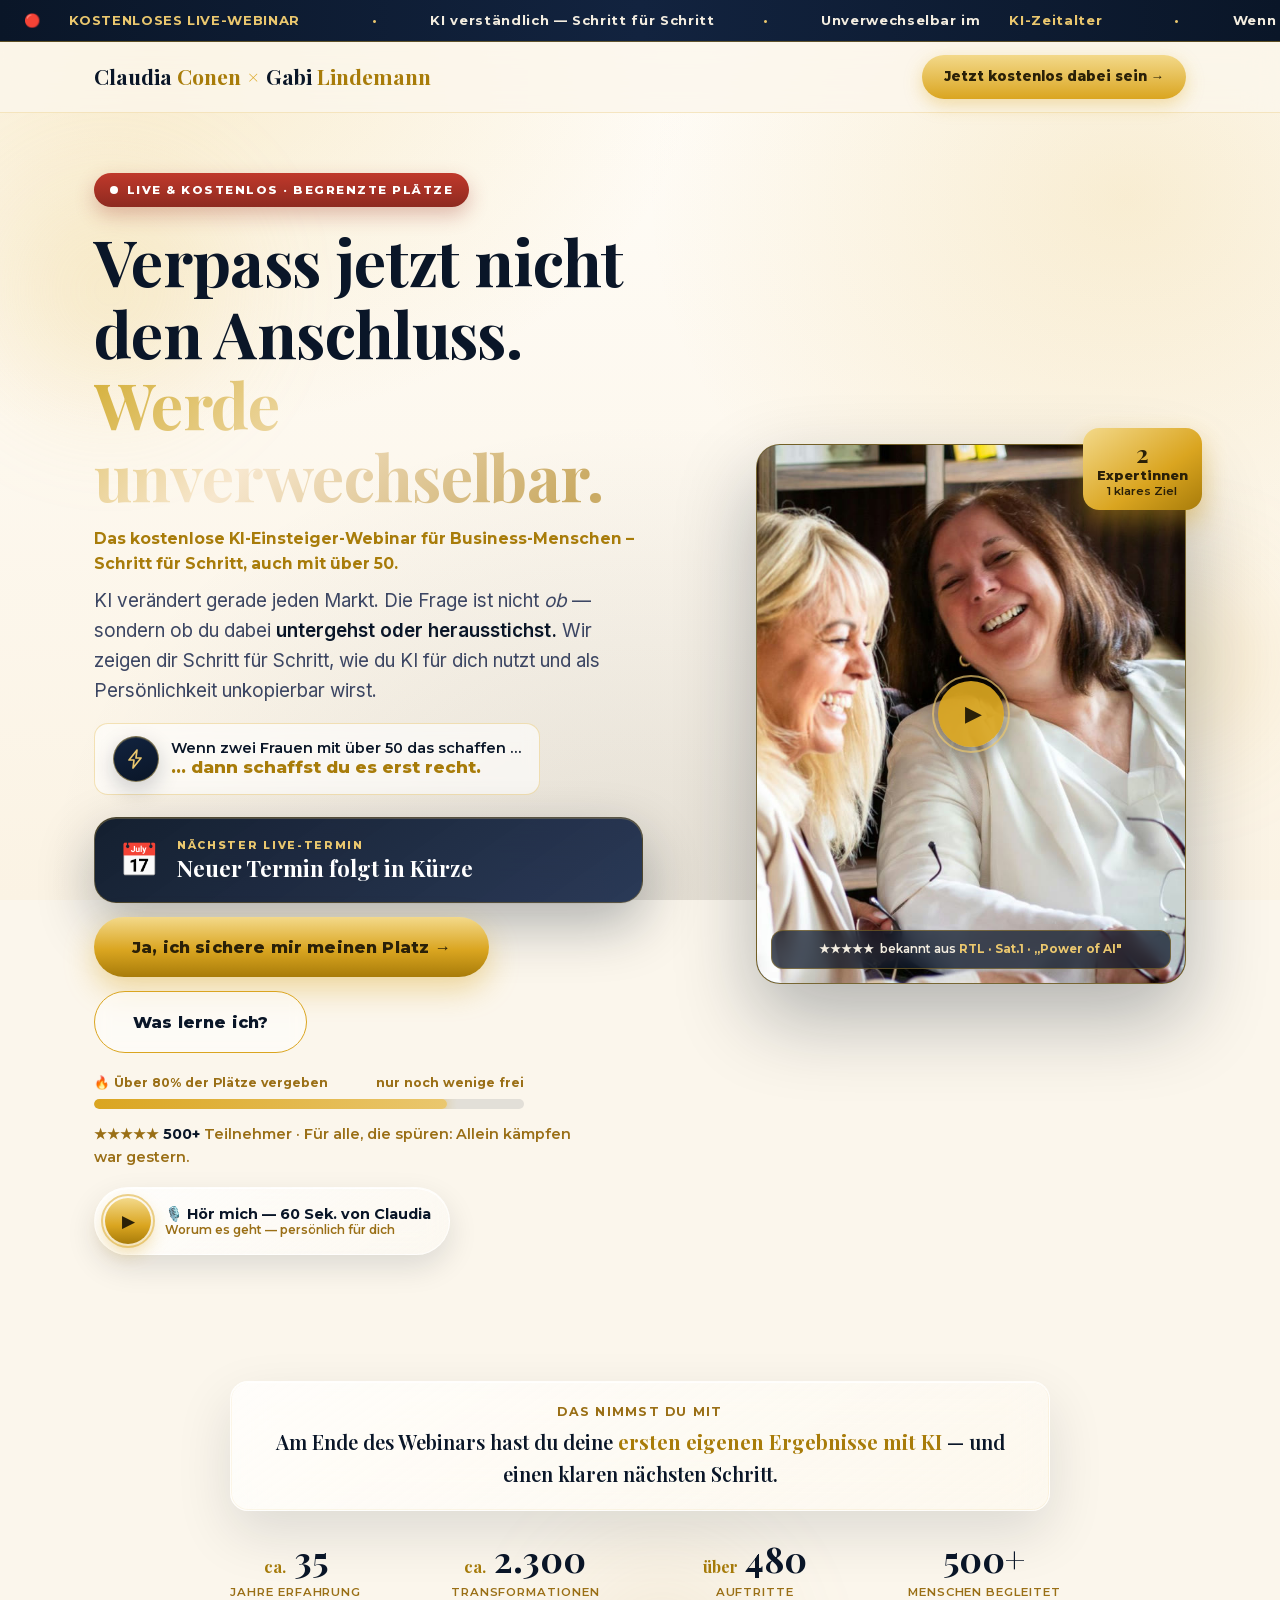
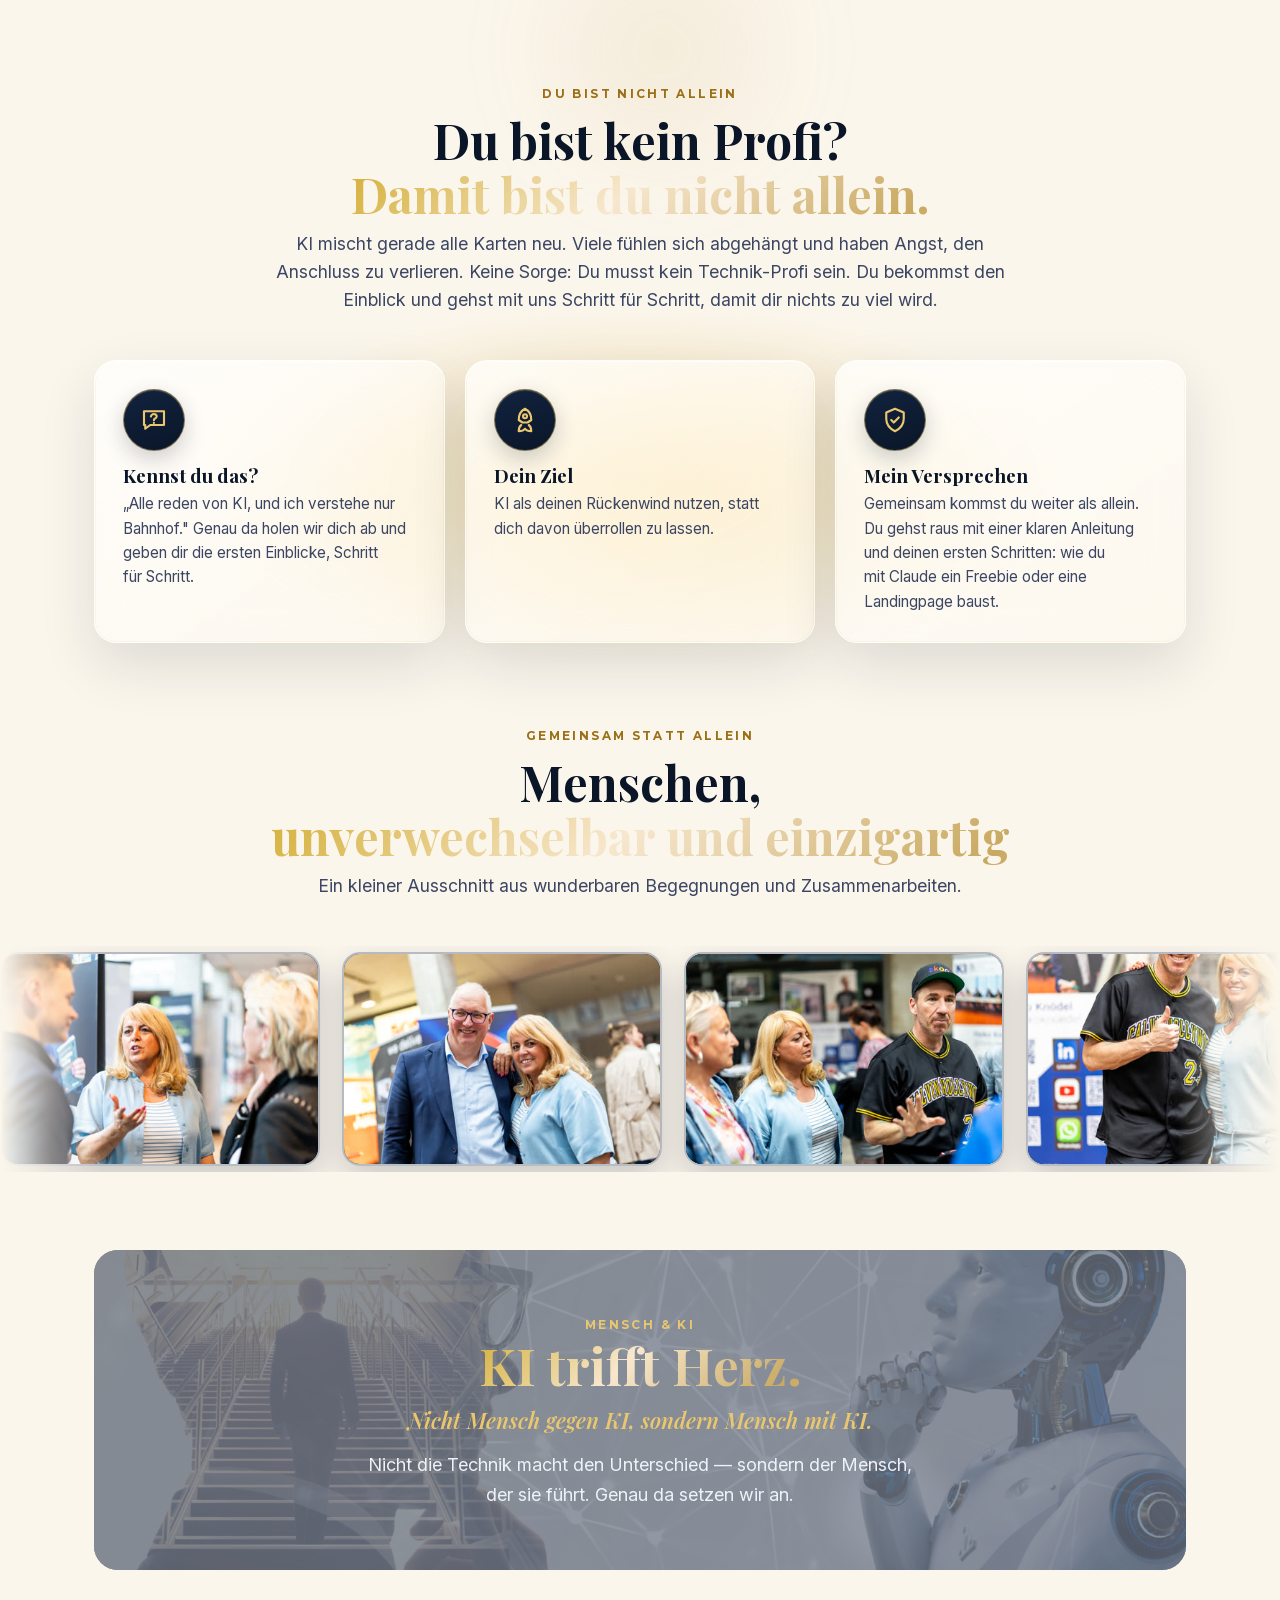
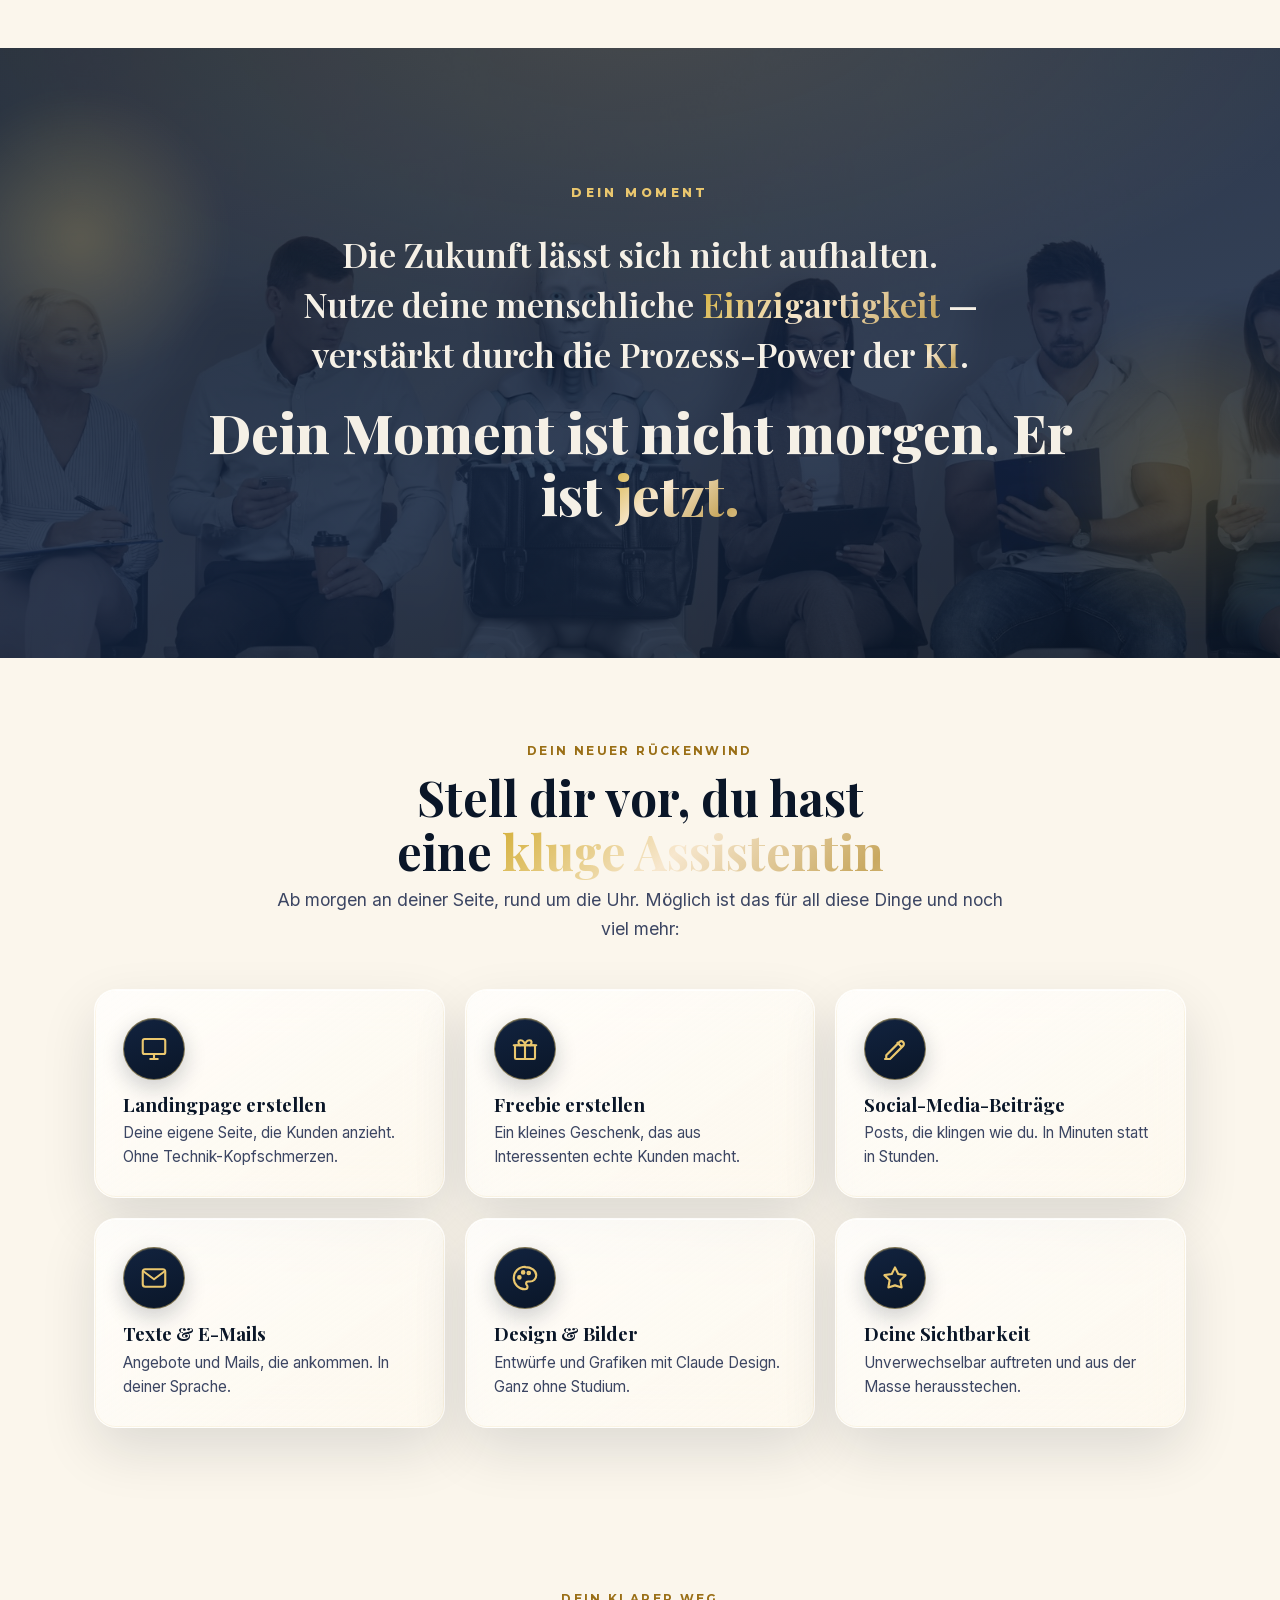
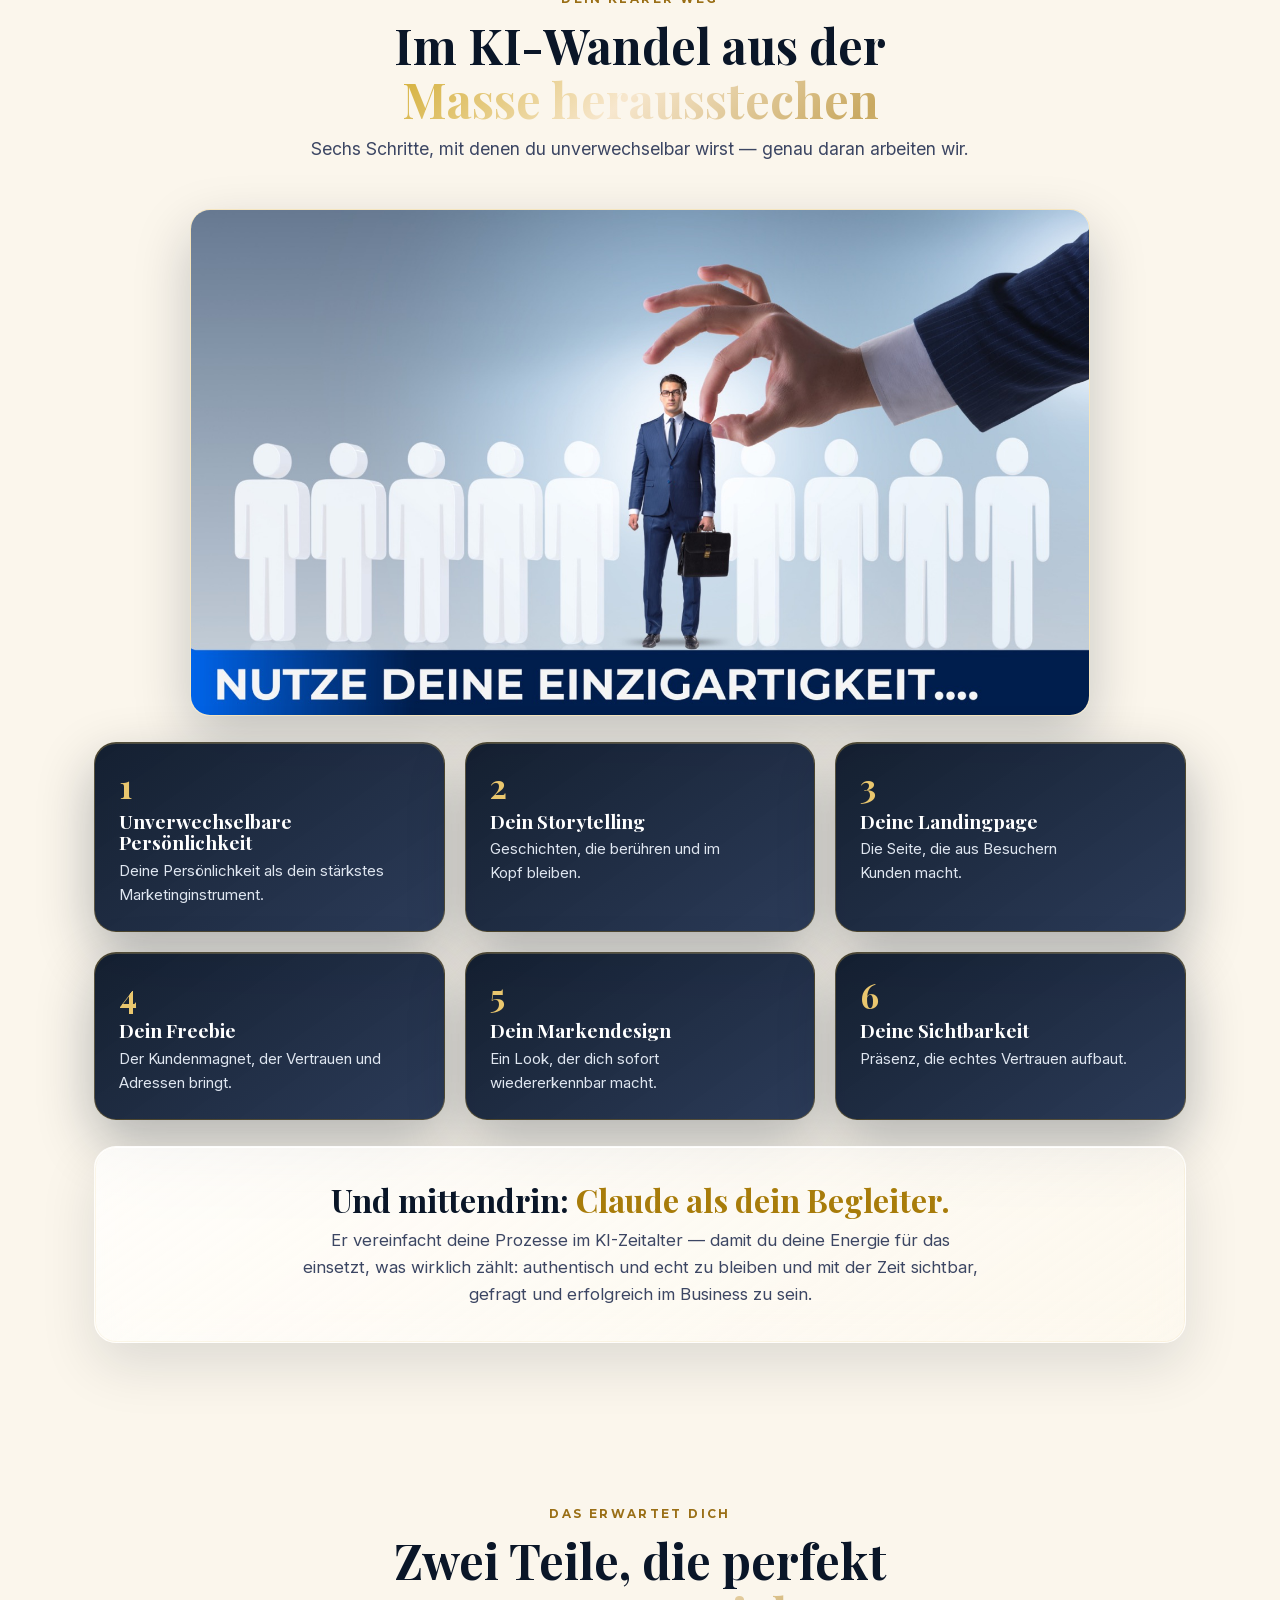
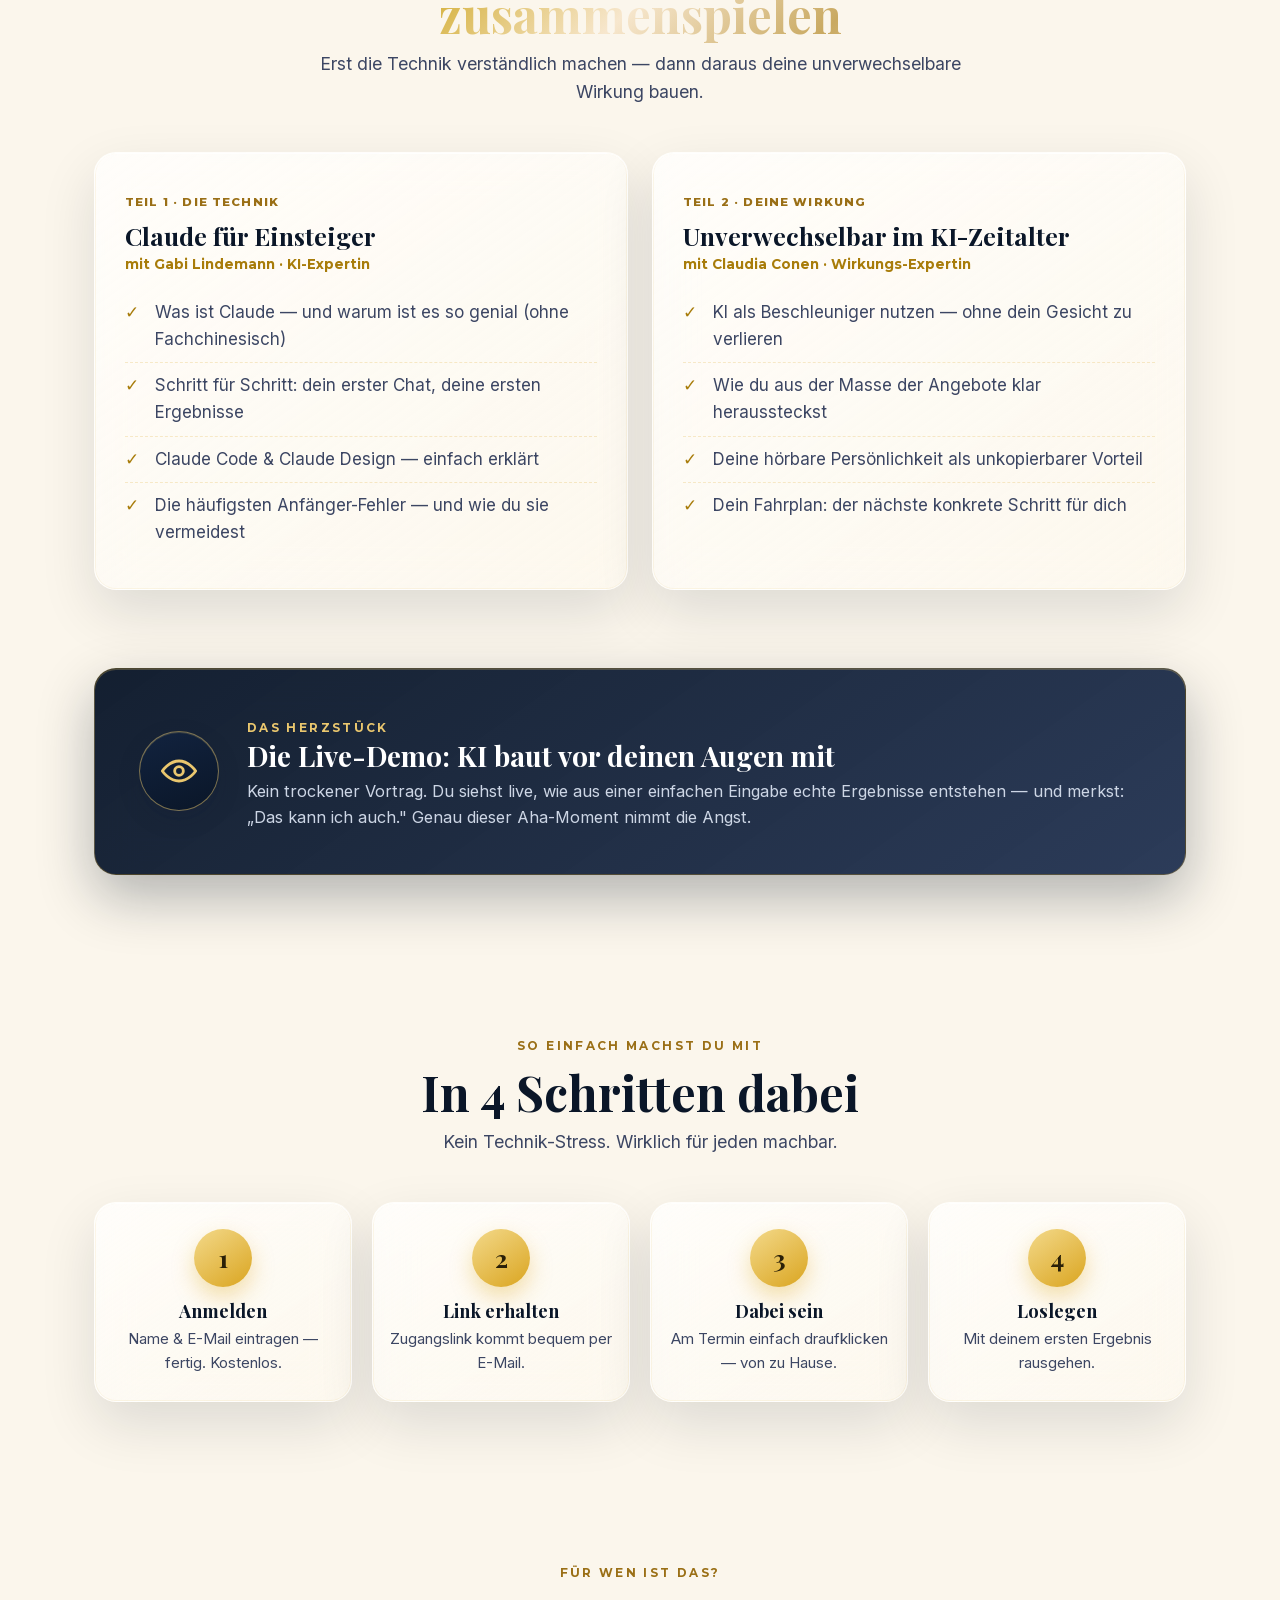
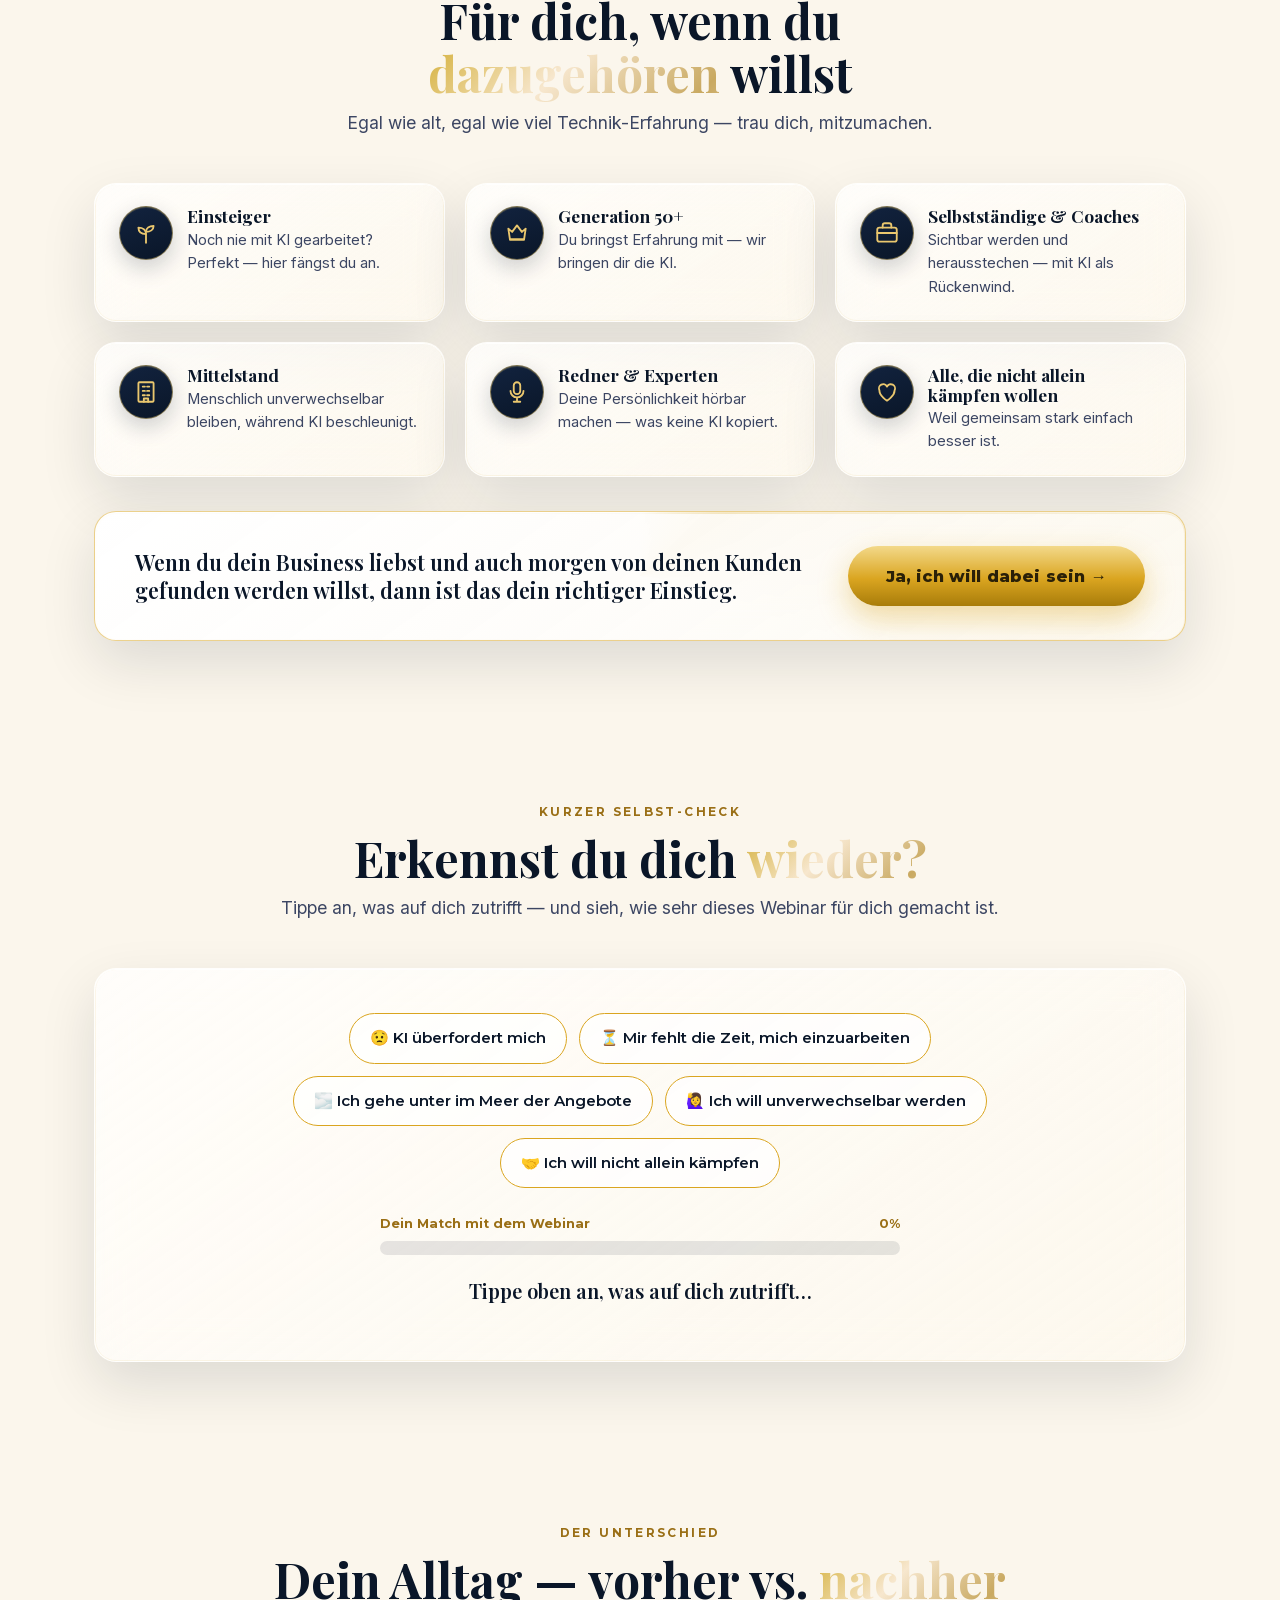
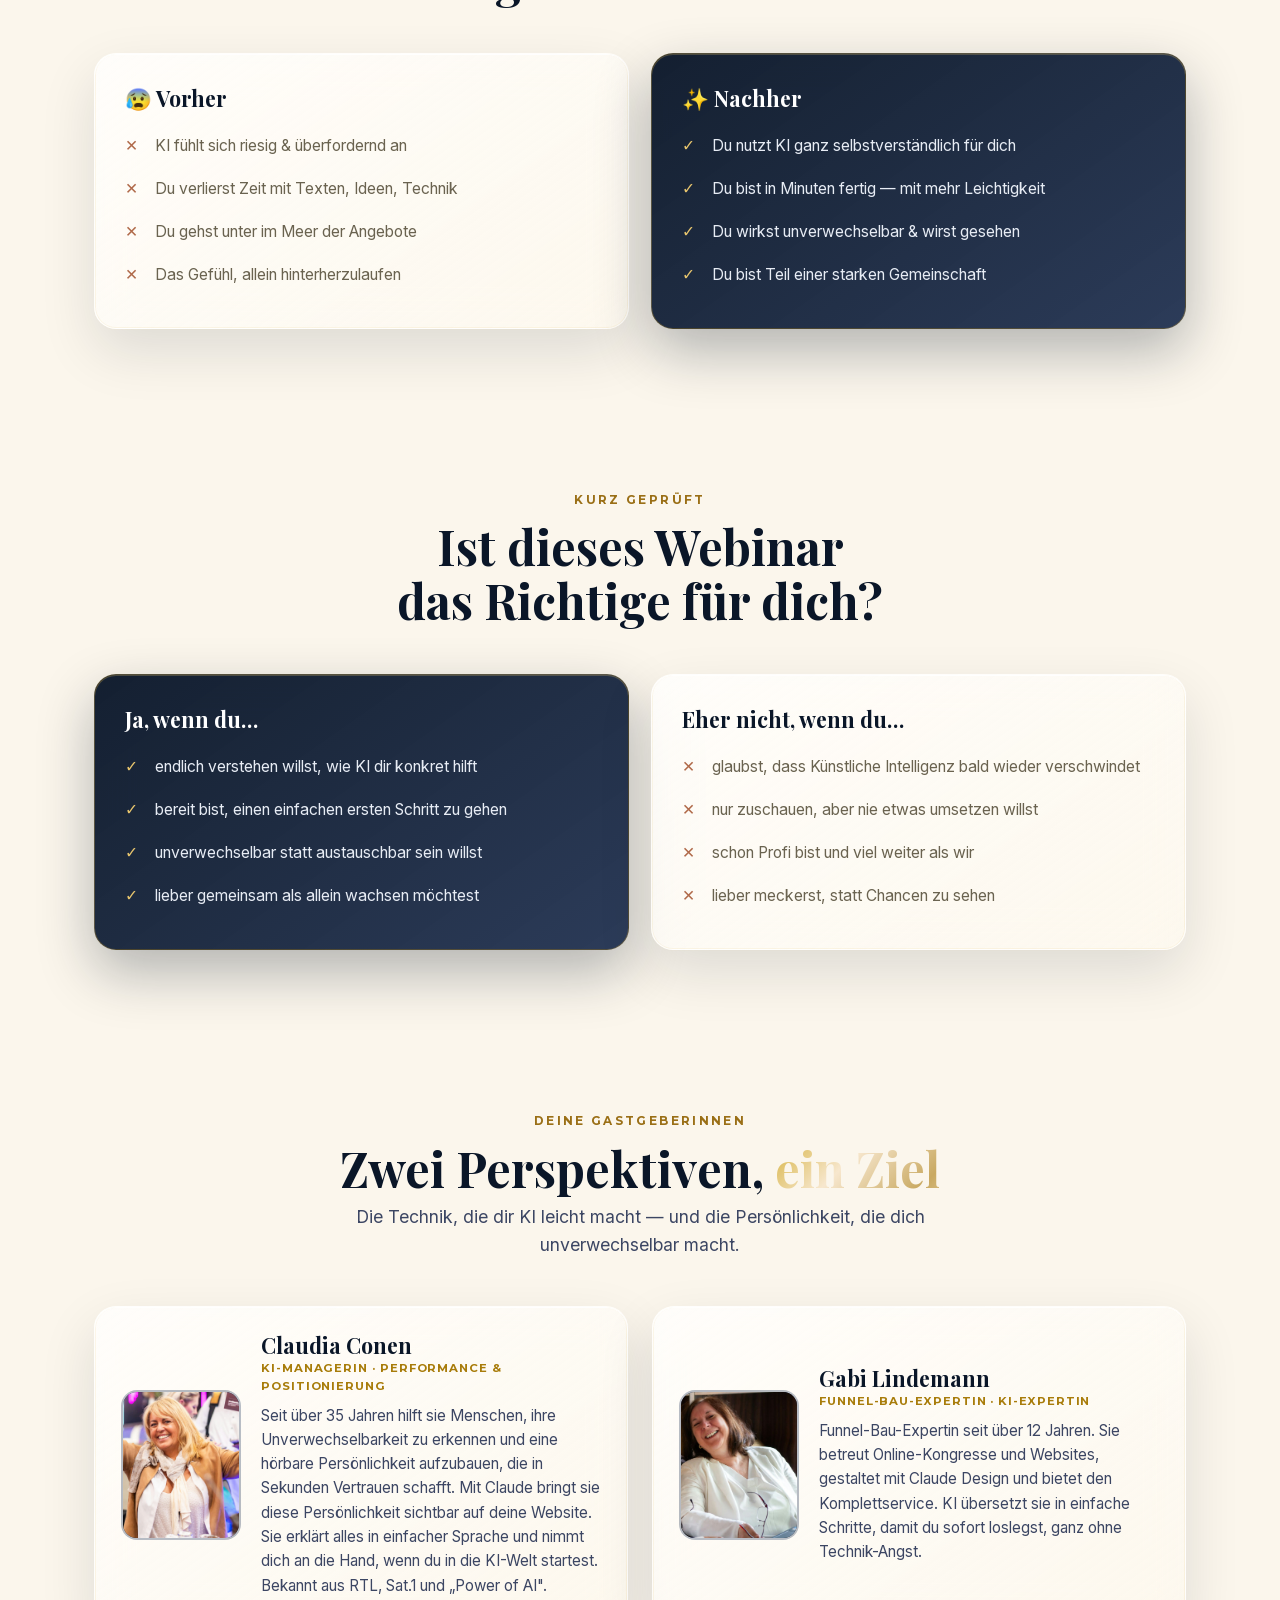
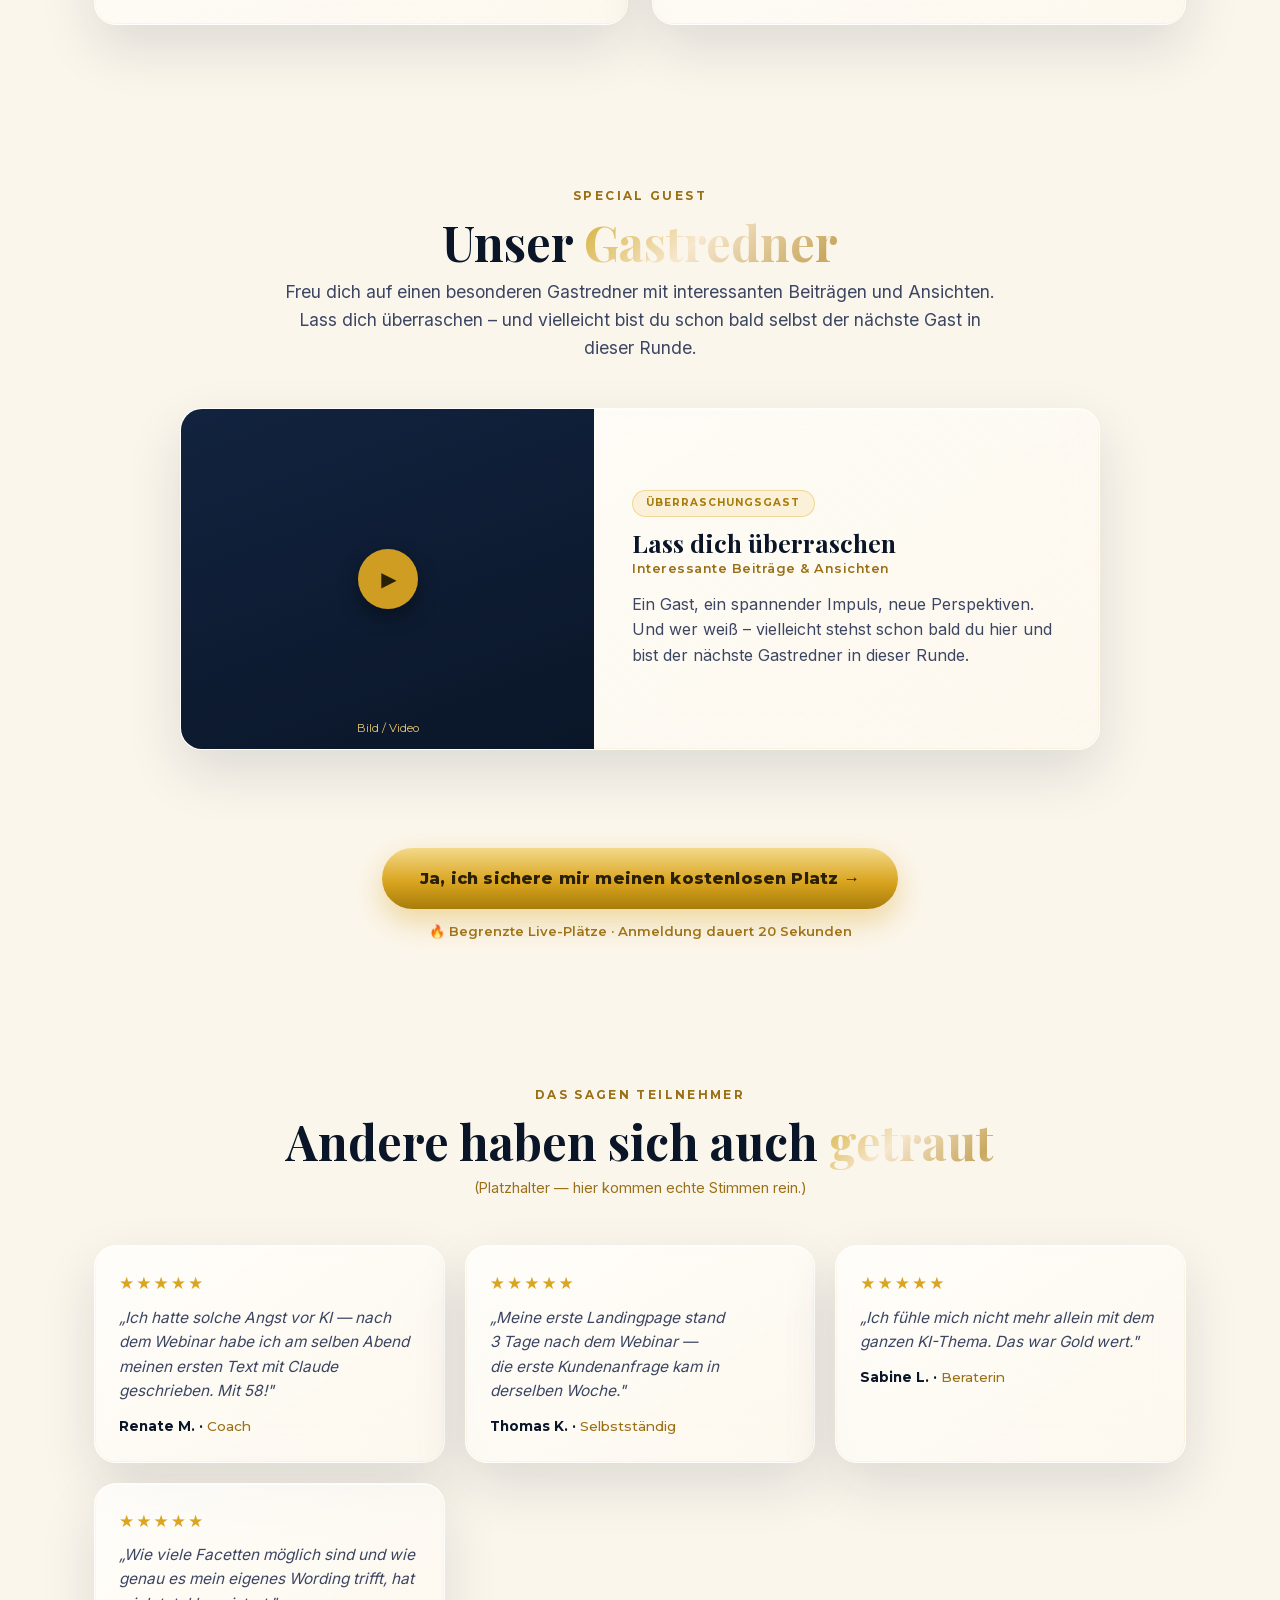
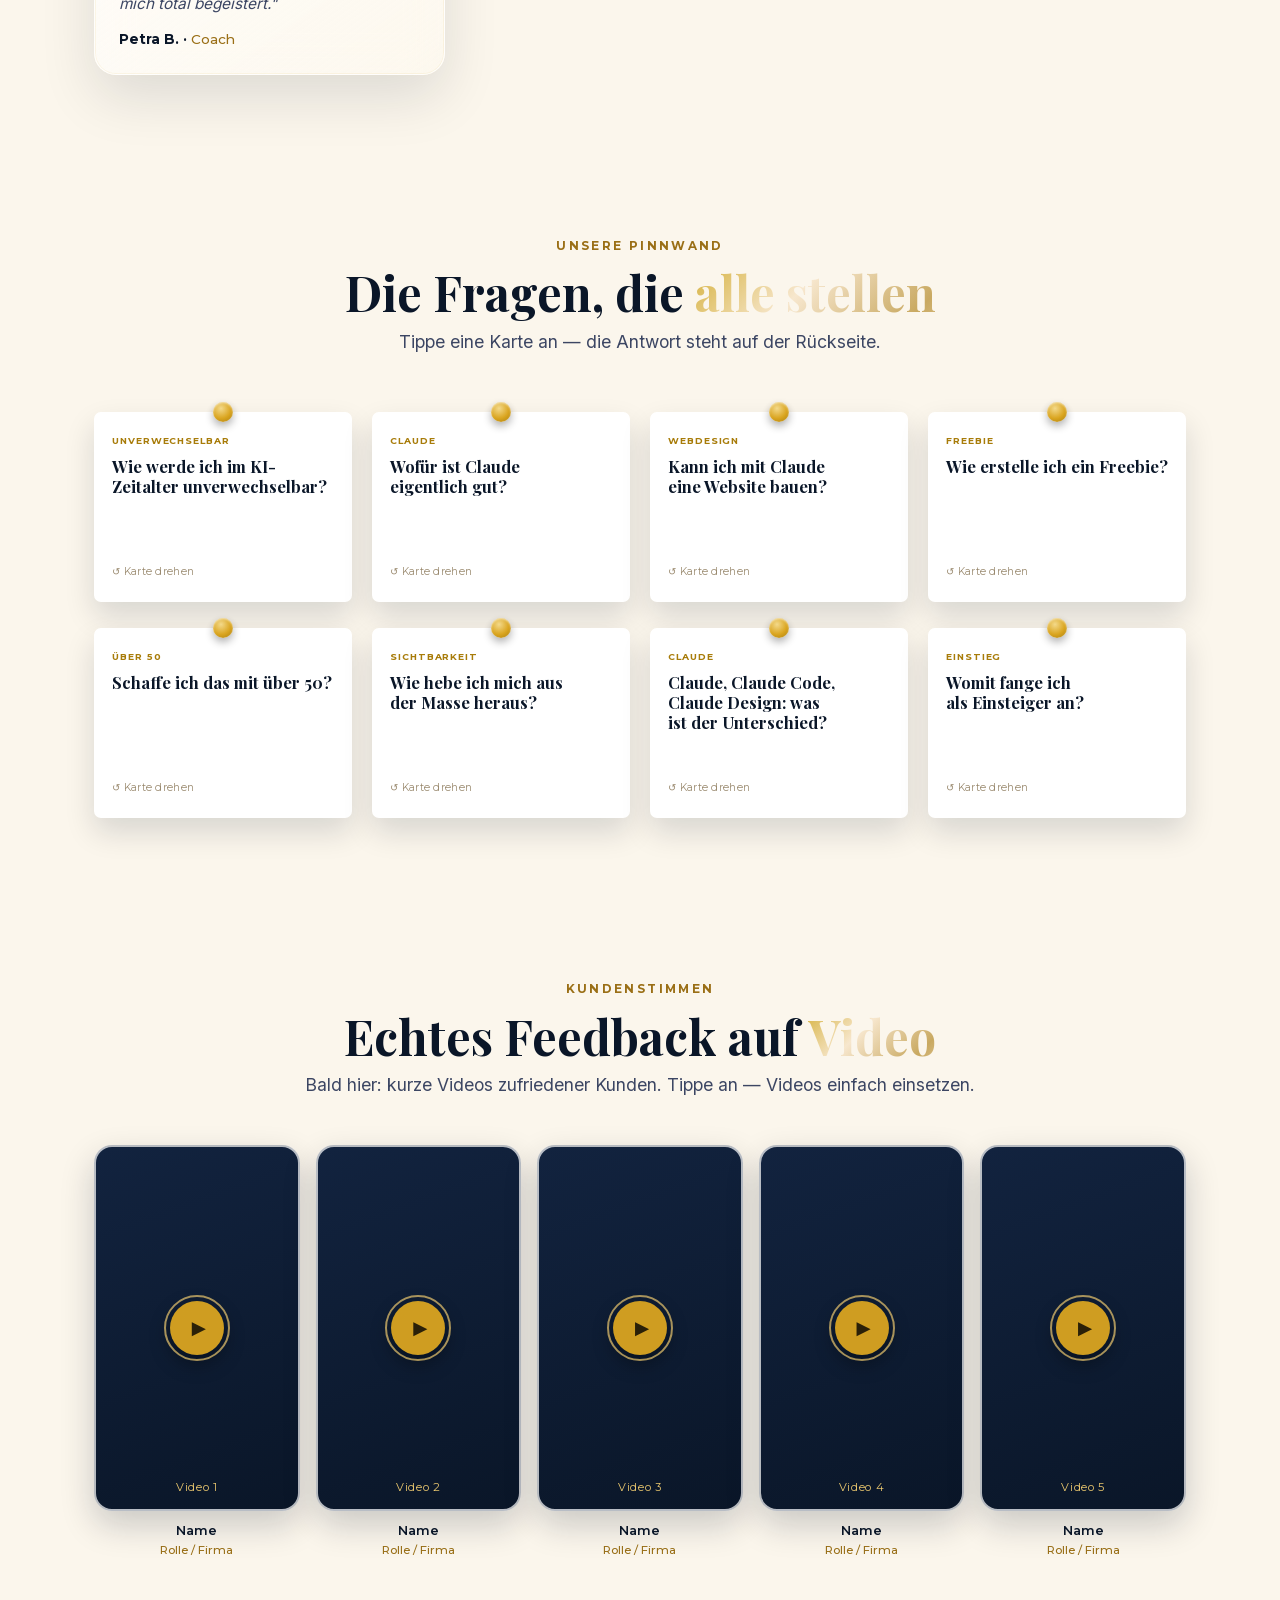
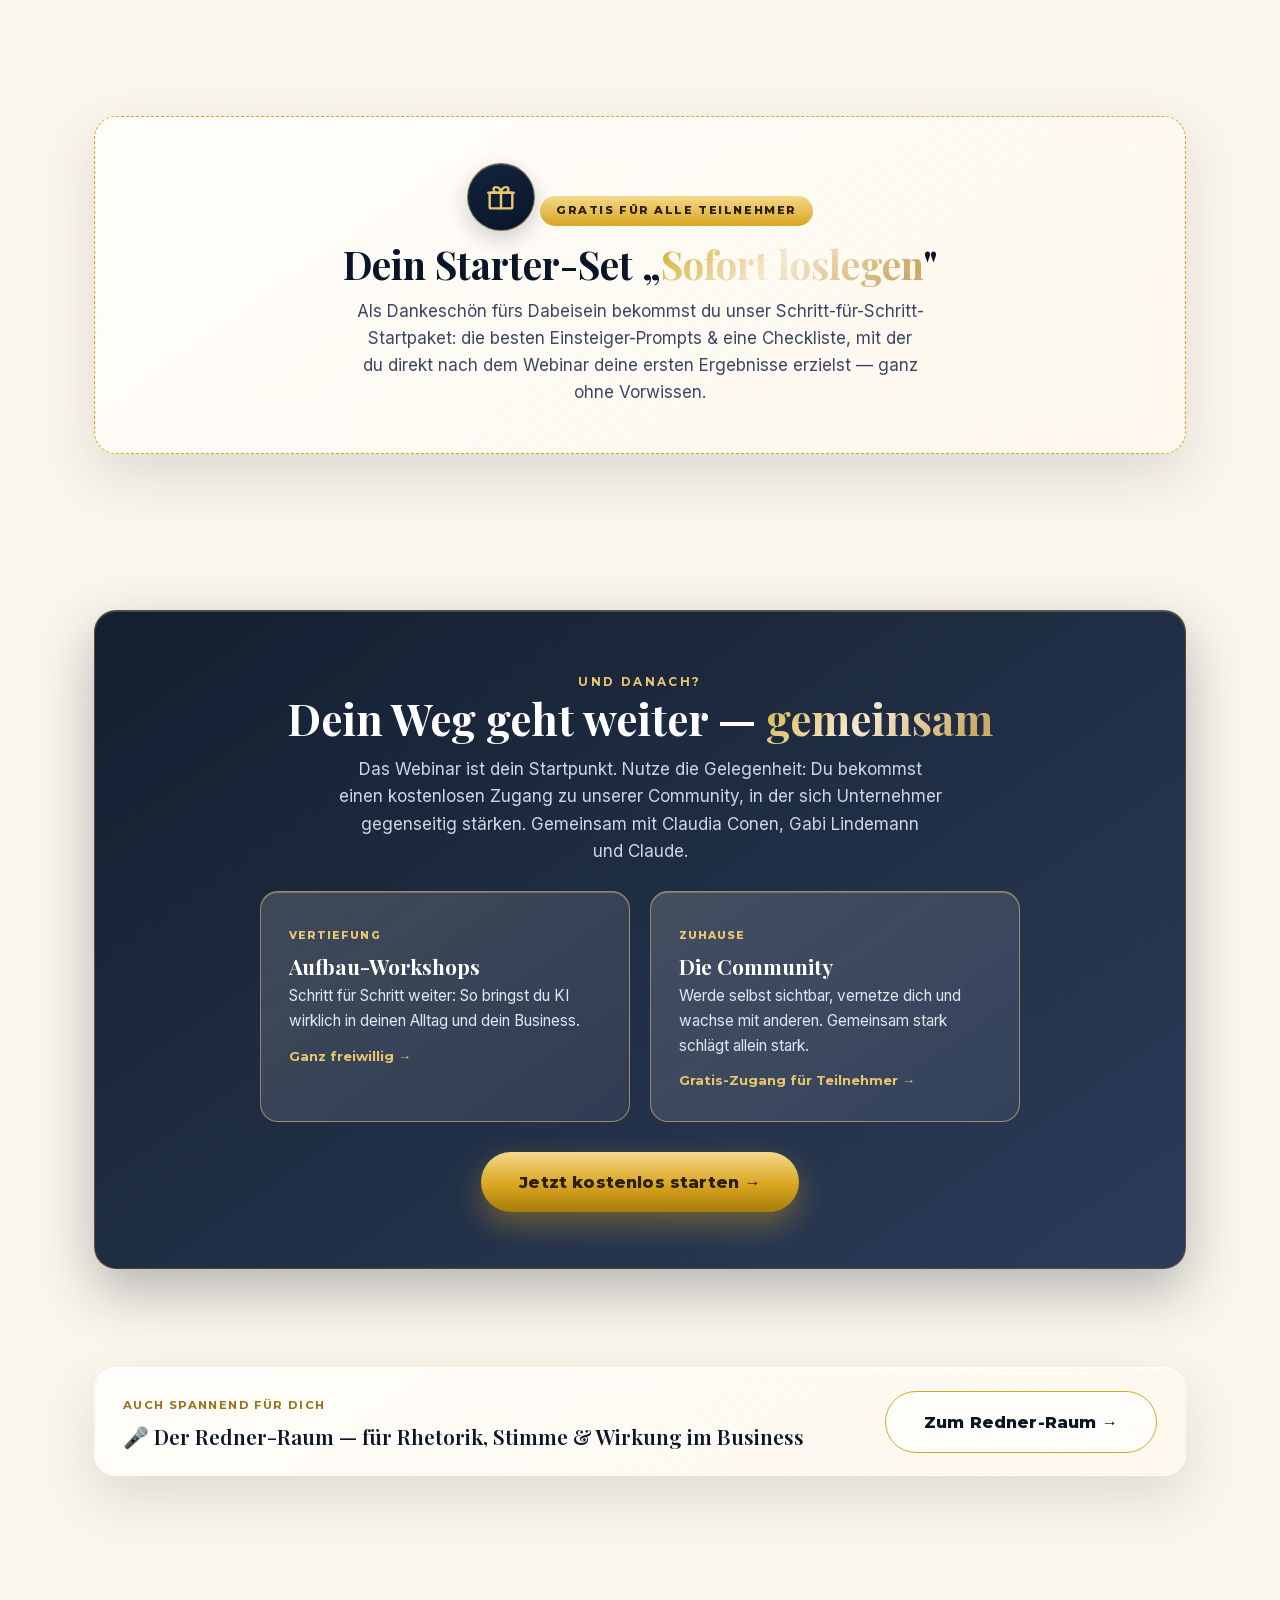
<file: index.html>
<!DOCTYPE html>
<html lang="de">
<head>
<meta charset="utf-8">
<meta name="viewport" content="width=device-width, initial-scale=1">
<title>KI-Webinar für Einsteiger (kostenlos) – Unverwechselbar mit KI | Conen & Lindemann</title>
<meta name="description" content="Kostenloses Live-Webinar: KI verständlich Schritt für Schritt — und wie du im KI-Zeitalter unverwechselbar wirst. Für Business-Menschen, auch mit über 50. Mit Claudia Conen & Gabi Lindemann.">
<link rel="canonical" href="https://claudiaconen.github.io/Webinar-Claudia-und-Gabi/">
<meta property="og:type" content="website">
<meta property="og:title" content="Unverwechselbar mit KI — Kostenloses Live-Webinar">
<meta property="og:description" content="KI verständlich Schritt für Schritt — und wie du im KI-Zeitalter unverwechselbar wirst. Auch mit über 50. Mit Claudia Conen & Gabi Lindemann.">
<meta property="og:image" content="https://claudiaconen.github.io/Webinar-Claudia-und-Gabi/assets/hero-claudia-gabi.jpg">
<meta property="og:url" content="https://claudiaconen.github.io/Webinar-Claudia-und-Gabi/">
<meta name="twitter:card" content="summary_large_image">
<meta name="twitter:title" content="Unverwechselbar mit KI — Kostenloses Live-Webinar">
<meta name="twitter:description" content="KI verständlich Schritt für Schritt — unverwechselbar werden im KI-Zeitalter. Mit Claudia Conen & Gabi Lindemann.">
<meta name="twitter:image" content="https://claudiaconen.github.io/Webinar-Claudia-und-Gabi/assets/hero-claudia-gabi.jpg">
<link rel="stylesheet" href="assets/fonts.css">
<style>
:root{
  --navy:#0A1628; --navy2:#12233f; --ink:#3C4663;
  --gold:#DAA520; --gold-b:#EAC76E; --gold-d:#A87C0A; --gold-t:#9a6f16;
  --cream:#FBF6EC; --line:rgba(218,165,32,.22);
  --serif:'Playfair Display',Georgia,serif; --sans:'Inter',system-ui,sans-serif; --mont:'Montserrat',sans-serif;
}
*{box-sizing:border-box;margin:0;padding:0}
html{scroll-behavior:smooth}
body{font-family:var(--sans);color:var(--ink);background:#FBF6EC;line-height:1.6;font-size:17px;overflow-x:hidden;position:relative}
/* animated brand background (macht Glas erst sichtbar) */
.bg-decor{position:fixed;inset:0;z-index:-2;background:
  radial-gradient(900px 600px at 12% 8%,rgba(234,199,110,.28),transparent 60%),
  radial-gradient(800px 700px at 88% 22%,rgba(218,165,32,.16),transparent 60%),
  radial-gradient(1000px 800px at 50% 100%,rgba(18,35,63,.10),transparent 60%),
  linear-gradient(180deg,#FFFDF9,#FBF3E4)}
.orb{position:fixed;z-index:-1;border-radius:50%;filter:blur(46px);opacity:.5;pointer-events:none}
.orb.o1{width:340px;height:340px;left:-60px;top:120px;background:radial-gradient(circle,rgba(234,199,110,.6),transparent 70%);animation:drift 18s ease-in-out infinite}
.orb.o2{width:280px;height:280px;right:-40px;top:520px;background:radial-gradient(circle,rgba(218,165,32,.4),transparent 70%);animation:drift 22s ease-in-out infinite reverse}
.orb.o3{width:300px;height:300px;left:40%;top:1500px;background:radial-gradient(circle,rgba(201,169,97,.35),transparent 70%);animation:drift 26s ease-in-out infinite}
@keyframes drift{0%,100%{transform:translate(0,0)}33%{transform:translate(40px,-30px)}66%{transform:translate(-30px,25px)}}
.wrap{max-width:1140px;margin:0 auto;padding:0 24px}
h1,h2,h3{font-family:var(--serif);color:var(--navy);line-height:1.12;font-weight:700;text-wrap:balance}
.sh h2 .shimmer{white-space:nowrap}
p{text-wrap:pretty}
.eyebrow{font-family:var(--mont);text-transform:uppercase;letter-spacing:.2em;font-size:.74rem;font-weight:700;color:var(--gold-t)}
.shimmer{background:linear-gradient(135deg,#d4af37,#f7e7ce,#c9a961,#f7e7ce,#d4af37);background-size:200% auto;-webkit-background-clip:text;background-clip:text;-webkit-text-fill-color:transparent;animation:shim 5s ease-in-out infinite}
@keyframes shim{0%,100%{background-position:0% center}50%{background-position:200% center}}

/* ===== SIGNATURE GLASS (weißer Schimmer = Markenzeichen) ===== */
.glass{position:relative;overflow:hidden;
  background:linear-gradient(145deg,rgba(255,255,255,.78),rgba(253,250,244,.5));
  backdrop-filter:blur(20px) saturate(1.5);-webkit-backdrop-filter:blur(20px) saturate(1.5);
  border:1px solid rgba(255,255,255,.65);border-radius:22px;
  box-shadow:0 22px 55px rgba(10,22,40,.12),inset 0 1px 0 rgba(255,255,255,.95),inset 0 0 0 1px rgba(218,165,32,.08);
  transition:transform .3s ease,box-shadow .3s ease}
.glass::after{content:"";position:absolute;top:0;left:-80%;width:60%;height:100%;
  background:linear-gradient(100deg,transparent,rgba(255,255,255,.65),transparent);
  transform:skew(-16deg);animation:sweep 6.5s ease-in-out infinite;pointer-events:none}
@keyframes sweep{0%,62%{left:-80%}100%{left:155%}}
.glass:hover{transform:translateY(-6px);box-shadow:0 32px 70px rgba(10,22,40,.18),inset 0 1px 0 rgba(255,255,255,.95)}
.float{animation:float 6s ease-in-out infinite}
.float.d{animation-delay:-3s}
@keyframes float{0%,100%{transform:translateY(0)}50%{transform:translateY(-12px)}}
/* dunkle Glasvariante als Akzent */
.glass-dark{position:relative;overflow:hidden;background:linear-gradient(145deg,rgba(10,22,40,.96),rgba(26,43,76,.92));backdrop-filter:blur(20px);border:1px solid rgba(218,165,32,.28);border-radius:22px;box-shadow:0 22px 55px rgba(10,22,40,.3),inset 0 1px 0 rgba(234,199,110,.25)}
.glass-dark::after{content:"";position:absolute;top:0;left:-80%;width:55%;height:100%;background:linear-gradient(100deg,transparent,rgba(255,255,255,.14),transparent);transform:skew(-16deg);animation:sweep 7s ease-in-out infinite;pointer-events:none}

.btn{display:inline-block;font-family:var(--mont);font-weight:800;font-size:1.02rem;letter-spacing:.01em;text-decoration:none;border-radius:44px;padding:17px 38px;cursor:pointer;border:none;transition:transform .2s ease,box-shadow .2s ease;position:relative}
.btn-gold{background:linear-gradient(180deg,#F3D98A,#DAA520 55%,#A87C0A);color:#2a2008;box-shadow:0 12px 30px rgba(218,165,32,.4);animation:ctaGlow 2.6s ease-in-out infinite}
@keyframes ctaGlow{0%,100%{box-shadow:0 12px 30px rgba(218,165,32,.4),0 0 0 0 rgba(218,165,32,.5)}50%{box-shadow:0 12px 30px rgba(218,165,32,.5),0 0 0 14px rgba(218,165,32,0)}}
.btn-gold:hover{transform:translateY(-3px) scale(1.02)}
.btn-ghost{background:rgba(255,255,255,.5);color:var(--navy);border:1.5px solid var(--gold);backdrop-filter:blur(8px)}
.btn-ghost:hover{background:rgba(255,255,255,.8)}
.sec{padding:78px 0;position:relative}
.sh{max-width:740px;margin:0 auto 46px;text-align:center}
.sh h2{font-size:clamp(2rem,4.2vw,3rem);margin:.5rem 0 .5rem}
.sh p{font-size:1.1rem;color:var(--ink)}

/* TICKER */
.ticker{background:linear-gradient(90deg,#0A1628,#12233f,#0A1628);color:#f3ede0;overflow:hidden;white-space:nowrap;border-bottom:1px solid rgba(218,165,32,.4);position:relative;z-index:2}
.ticker .track{display:inline-block;padding:10px 0;animation:tick 24s linear infinite;font-family:var(--mont);font-size:.82rem;font-weight:700;letter-spacing:.05em}
.ticker span{margin:0 24px}.ticker .hl{color:var(--gold-b)}
@keyframes tick{0%{transform:translateX(0)}100%{transform:translateX(-50%)}}

/* NAV */
nav{position:sticky;top:0;z-index:50;background:rgba(251,246,236,.78);backdrop-filter:blur(16px);border-bottom:1px solid var(--line)}
.nav-in{display:flex;align-items:center;justify-content:space-between;padding:13px 24px;max-width:1140px;margin:0 auto}
.brand{font-family:var(--serif);font-size:1.32rem;color:var(--navy);text-decoration:none;font-weight:700}
.brand b{color:var(--gold-d)}.brand .amp{color:var(--gold);font-weight:400;margin:0 2px}
.nav-cta{font-family:var(--mont);font-weight:800;font-size:.84rem;background:linear-gradient(180deg,#F3D98A,#DAA520);color:#2a2008;padding:11px 22px;border-radius:30px;text-decoration:none;box-shadow:0 6px 18px rgba(218,165,32,.35);animation:ctaGlow 2.4s ease-in-out infinite;transition:transform .2s ease}
.nav-cta:hover{transform:translateY(-2px) scale(1.04)}

/* HERO */
.hero{position:relative;padding:60px 0 84px;overflow:hidden}
.hero-grid{display:grid;grid-template-columns:1.05fr .95fr;gap:46px;align-items:center}
.badge-live{display:inline-flex;align-items:center;gap:9px;font-family:var(--mont);font-weight:800;font-size:.72rem;letter-spacing:.13em;text-transform:uppercase;color:#fff;background:linear-gradient(180deg,#c0392b,#8e2a20);padding:8px 16px;border-radius:30px;box-shadow:0 8px 20px rgba(160,50,35,.3)}
.badge-live .dot{width:8px;height:8px;border-radius:50%;background:#fff;animation:blink 1.3s infinite}
@keyframes blink{0%,100%{opacity:1}50%{opacity:.25}}
.hero h1{font-size:clamp(2.4rem,5.4vw,4rem);margin:18px 0 14px;letter-spacing:-.01em}
.hero .lead{font-size:1.18rem;color:var(--ink);max-width:570px;margin-bottom:16px}
.hero .lead b{color:var(--navy)}
.u50{display:inline-flex;align-items:center;gap:12px;font-family:var(--mont);color:var(--navy);background:rgba(255,255,255,.6);border:1px solid rgba(218,165,32,.3);padding:12px 18px;border-radius:14px;margin-bottom:18px;backdrop-filter:blur(8px)}
.u50 .em{font-size:1.5rem}
.u50 .u50-txt{display:flex;flex-direction:column;line-height:1.25;text-align:left}
.u50 .u50-txt .l1{font-weight:600;font-size:.9rem}
.u50 .u50-txt .l2{font-weight:800;font-size:1.05rem;color:var(--gold-d)}
/* Gold-Glow hinter den Reassure-Kacheln */
#reassure{position:relative}
#reassure .grid-3{position:relative}
#reassure .grid-3::before{content:"";position:absolute;inset:-40px -20px;z-index:-1;background:radial-gradient(600px 260px at 50% 45%,rgba(218,165,32,.32),transparent 70%);filter:blur(10px);pointer-events:none}

/* TERMIN */
.termin{display:flex;flex-wrap:wrap;align-items:center;gap:18px;padding:20px 24px;margin:4px 0 14px;animation:terminPulse 2.4s ease-in-out infinite,float 6s ease-in-out infinite}
@keyframes terminPulse{0%,100%{box-shadow:0 22px 55px rgba(10,22,40,.3),inset 0 1px 0 rgba(234,199,110,.25),0 0 0 0 rgba(218,165,32,.55)}50%{box-shadow:0 22px 55px rgba(10,22,40,.34),inset 0 1px 0 rgba(234,199,110,.25),0 0 0 13px rgba(218,165,32,0)}}
.termin .cal{font-size:2rem;line-height:1}
.termin .tt{flex:1;min-width:170px}
.termin .tt .lbl{font-family:var(--mont);font-size:.66rem;letter-spacing:.16em;text-transform:uppercase;color:var(--gold-b);font-weight:800}
.termin .tt #terminText{font-family:var(--serif);color:#fff;font-size:1.4rem;font-weight:700;line-height:1.15;margin-top:2px}
.countdown{display:flex;gap:8px}
.cd-box{background:rgba(255,255,255,.09);border:1px solid rgba(218,165,32,.4);border-radius:12px;padding:8px 11px;min-width:56px;text-align:center}
.cd-box .num{font-family:var(--mont);font-weight:800;font-size:1.5rem;color:var(--gold-b);line-height:1}
.cd-box .u{font-family:var(--mont);font-size:.58rem;letter-spacing:.08em;text-transform:uppercase;color:#c7d0df;margin-top:3px}

.hero-cta{display:flex;gap:14px;flex-wrap:wrap;align-items:center;margin-top:6px}
/* scarcity */
.scarce{margin-top:20px;max-width:430px}
.scarce .lbl2{display:flex;justify-content:space-between;font-family:var(--mont);font-size:.78rem;font-weight:700;color:var(--gold-t);margin-bottom:6px}
.scarce .bar{height:10px;border-radius:10px;background:rgba(10,22,40,.1);overflow:hidden}
.scarce .fill{height:100%;width:82%;border-radius:10px;background:linear-gradient(90deg,#DAA520,#EAC76E);box-shadow:0 0 12px rgba(218,165,32,.6);animation:fillp 3s ease-in-out infinite}
@keyframes fillp{0%,100%{opacity:.85}50%{opacity:1}}
.microtrust{font-size:.9rem;color:var(--gold-t);margin-top:14px;font-family:var(--mont);font-weight:600}
.microtrust b{color:var(--navy)}
/* Voiceover-Player */
.voicebar{display:inline-flex;align-items:center;gap:14px;margin-top:18px;padding:10px 18px 10px 10px;border-radius:44px;background:linear-gradient(145deg,rgba(255,255,255,.8),rgba(253,250,244,.55));backdrop-filter:blur(14px);border:1px solid rgba(255,255,255,.65);box-shadow:0 12px 30px rgba(10,22,40,.12),inset 0 1px 0 rgba(255,255,255,.9)}
.voicebar .play{position:relative;flex-shrink:0;width:46px;height:46px;border-radius:50%;border:none;cursor:pointer;background:linear-gradient(180deg,#F3D98A,#DAA520 60%,#A87C0A);color:#2a2008;font-size:1.05rem;display:flex;align-items:center;justify-content:center;box-shadow:0 8px 18px rgba(218,165,32,.4)}
.voicebar .play::after{content:"";position:absolute;inset:-4px;border-radius:50%;border:2px solid rgba(218,165,32,.5);animation:vpulse 2s ease-out infinite}
@keyframes vpulse{0%{transform:scale(1);opacity:.7}100%{transform:scale(1.5);opacity:0}}
.voicebar .vtxt{text-align:left;line-height:1.25}
.voicebar .vtxt .vt1{font-family:var(--mont);font-weight:700;font-size:.9rem;color:var(--navy)}
.voicebar .vtxt .vt2{font-family:var(--mont);font-size:.74rem;color:var(--gold-t);font-weight:600}
.voicebar.playing .play::after{animation:none}
/* laufende Tonwellen wenn abgespielt */
.voicebar .wave{display:none;gap:3px;align-items:flex-end;height:20px}
.voicebar.playing .wave{display:inline-flex}
.voicebar .wave i{width:3px;background:var(--gold-d);border-radius:2px;animation:wv .9s ease-in-out infinite}
.voicebar .wave i:nth-child(2){animation-delay:.15s}.voicebar .wave i:nth-child(3){animation-delay:.3s}.voicebar .wave i:nth-child(4){animation-delay:.45s}
@keyframes wv{0%,100%{height:5px}50%{height:18px}}

/* HERO-FOTO — starker, professioneller erster Eindruck */
.herofoto-wrap{position:relative;width:100%;max-width:430px;margin-left:auto}
.herofoto{position:relative;overflow:hidden;width:100%;height:540px;border-radius:24px;border:1px solid rgba(218,165,32,.5);background:linear-gradient(160deg,#16294a,#0A1628);box-shadow:0 34px 80px rgba(10,22,40,.3),inset 0 1px 0 rgba(234,199,110,.25)}
.herofoto img{width:100%;height:100%;object-fit:cover;display:block}
.herofoto .ph{position:absolute;inset:0;display:flex;flex-direction:column;align-items:center;justify-content:center;gap:8px;color:var(--gold-b);text-align:center;font-family:var(--mont);font-size:.95rem;padding:20px}
.herofoto .ph .big{font-size:2.6rem}
.herofoto .ph .hint{font-size:.72rem;color:rgba(234,199,110,.6);font-weight:500}
.herofoto::after{content:"";position:absolute;top:0;left:-70%;width:45%;height:100%;background:linear-gradient(100deg,transparent,rgba(255,255,255,.16),transparent);transform:skew(-16deg);animation:sweep 6.5s ease-in-out infinite;pointer-events:none}
.herofoto .cred{position:absolute;left:14px;right:14px;bottom:14px;background:rgba(10,22,40,.72);backdrop-filter:blur(8px);border:1px solid rgba(218,165,32,.35);border-radius:12px;padding:9px 12px;color:#f3ede0;font-family:var(--mont);font-size:.74rem;font-weight:600;text-align:center}
.herofoto .cred b{color:var(--gold-b)}
.hf-play{position:absolute;top:50%;left:50%;transform:translate(-50%,-50%);width:66px;height:66px;border-radius:50%;border:none;cursor:pointer;background:rgba(218,165,32,.92);color:#2a2008;font-size:1.4rem;padding-left:5px;display:flex;align-items:center;justify-content:center;box-shadow:0 10px 26px rgba(0,0,0,.4);z-index:3}
.hf-play::after{content:"";position:absolute;inset:-6px;border-radius:50%;border:2px solid rgba(234,199,110,.7);animation:vpulse 2s ease-out infinite}
.hf-play:hover{background:#EAC76E}
.hf-badge{position:absolute;top:-16px;right:-16px;background:linear-gradient(145deg,#F3D98A,#DAA520 60%,#A87C0A);color:#2a2008;font-family:var(--mont);font-weight:800;font-size:.82rem;line-height:1.15;text-align:center;border-radius:16px;padding:12px 14px;box-shadow:0 12px 26px rgba(218,165,32,.45);animation:float 5s ease-in-out infinite}
.hf-badge b{font-family:var(--serif);font-size:1.5rem;display:block}
.hf-badge span{font-weight:600;font-size:.72rem}
@media(max-width:860px){.herofoto-wrap{margin:0 auto}}

/* (Polaroid-Stil weiter unten nutzbar) */
.duo{position:relative;padding-top:14px}
.duo-row{display:flex;gap:26px;justify-content:center}
/* Polaroid */
.polaroid{position:relative;background:#fff;padding:12px 12px 0;border-radius:6px;box-shadow:0 20px 46px rgba(10,22,40,.22);width:100%;max-width:210px}
.polaroid.tl{transform:rotate(-3deg)}
.polaroid.tr{transform:rotate(3deg)}
.polaroid.float{animation:pfloat 6s ease-in-out infinite}
.polaroid.float.d{animation-delay:-3s}
@keyframes pfloat{0%,100%{transform:rotate(-3deg) translateY(0)}50%{transform:rotate(-3deg) translateY(-12px)}}
.polaroid.tr.float{animation:pfloatR 6s ease-in-out infinite;animation-delay:-3s}
@keyframes pfloatR{0%,100%{transform:rotate(3deg) translateY(0)}50%{transform:rotate(3deg) translateY(-12px)}}
.polaroid .pin{position:absolute;top:-11px;left:50%;transform:translateX(-50%);width:22px;height:22px;border-radius:50%;background:radial-gradient(circle at 40% 32%,#F3D98A,#DAA520 55%,#A87C0A);box-shadow:0 4px 8px rgba(0,0,0,.35),inset 0 1px 2px rgba(255,255,255,.6);z-index:4}
.polaroid .pic{position:relative;aspect-ratio:4/5;overflow:hidden;background:linear-gradient(160deg,#eaded0,#d8c9b6);border-radius:3px}
.polaroid .pic img{width:100%;height:100%;object-fit:cover;display:block}
.polaroid .pic .ph{position:absolute;inset:0;display:flex;flex-direction:column;align-items:center;justify-content:center;color:#9a8a6f;text-align:center;font-family:var(--mont);font-size:.72rem;gap:4px}
.polaroid .pic .ph .big{font-size:1.7rem}
.polaroid .cap{font-family:'Pinyon Script',cursive;font-size:1.5rem;color:var(--navy);text-align:center;padding:8px 6px 14px;line-height:1}
.duo-plus{position:absolute;top:50%;left:50%;transform:translate(-50%,-50%);z-index:5;width:50px;height:50px;border-radius:50%;background:linear-gradient(145deg,#F3D98A,#DAA520);color:#2a2008;display:flex;align-items:center;justify-content:center;font-family:var(--serif);font-weight:700;font-size:1.5rem;box-shadow:0 10px 24px rgba(218,165,32,.5)}

/* generic glass card paddings */
.card{padding:28px}
.grid-3{display:grid;grid-template-columns:repeat(3,1fr);gap:20px}
.grid-2{display:grid;grid-template-columns:1fr 1fr;gap:24px}
.ic-lg{font-size:1.9rem;margin-bottom:10px}
.card h3{font-size:1.18rem;margin-bottom:6px}
.card p{font-size:.95rem}

/* agenda tiles */
.tile{padding:34px 30px}
.tile .partof{font-family:var(--mont);font-weight:800;font-size:.72rem;letter-spacing:.1em;text-transform:uppercase;color:var(--gold-t)}
.tile h3{font-size:1.55rem;margin:8px 0 4px}
.tile .who{font-family:var(--mont);font-size:.85rem;color:var(--gold-d);font-weight:700;margin-bottom:14px}
.tile ul{list-style:none}
.tile li{padding:9px 0 9px 30px;position:relative;color:var(--ink);border-bottom:1px dashed var(--line)}
.tile li:last-child{border-bottom:none}
.tile li:before{content:"✓";position:absolute;left:0;top:9px;color:var(--gold-d);font-weight:800}

/* live demo */
.demo{padding:44px;display:flex;gap:28px;align-items:center}
.demo .big{font-size:3.4rem;flex-shrink:0}
.demo h3{color:#fff;font-size:1.75rem;margin-bottom:6px}
.demo p{color:#cdd6e5;font-size:1.02rem;margin:0}

/* steps */
.steps{display:grid;grid-template-columns:repeat(4,1fr);gap:20px}
.step{text-align:center;padding:26px 16px}
.step .n{width:58px;height:58px;border-radius:50%;margin:0 auto 14px;background:linear-gradient(145deg,#F3D98A,#DAA520);color:#2a2008;font-family:var(--serif);font-weight:700;font-size:1.55rem;display:flex;align-items:center;justify-content:center;box-shadow:0 10px 22px rgba(218,165,32,.35)}
.step h3{font-size:1.14rem;margin-bottom:6px}.step p{font-size:.94rem}

/* für wen */
.fw{padding:22px 24px;display:flex;gap:14px;align-items:flex-start}
.fw .ic{font-size:1.5rem;flex-shrink:0}
.fw h3{font-size:1.08rem;margin-bottom:3px}.fw p{font-size:.92rem}

/* vorher/nachher + fit */
.split{display:grid;grid-template-columns:1fr 1fr;gap:22px}
.split .col{padding:32px 30px}
.split h3{font-size:1.35rem;margin-bottom:14px}
.split ul{list-style:none}
.split li{padding:9px 0 9px 30px;position:relative;font-size:.98rem}
.vor li{color:#6a6350}.vor li:before{content:"✕";position:absolute;left:0;color:#b06a4a;font-weight:800}
.nach h3{color:#fff}.nach li{color:#e7ecf4}.nach li:before{content:"✓";position:absolute;left:0;color:var(--gold-b);font-weight:800}

/* hosts */
.hcard{display:flex;gap:20px;align-items:center;padding:26px}
.hcard .pic{width:120px;height:150px;flex-shrink:0;border-radius:16px;overflow:hidden;border:2px solid rgba(255,255,255,.7);background:linear-gradient(160deg,#12233f,#0A1628);position:relative}
.hcard .pic img{width:100%;height:100%;object-fit:cover}
.hcard .pic .ph{position:absolute;inset:0;display:flex;align-items:center;justify-content:center;color:var(--gold-b);font-family:var(--mont);font-size:.7rem;text-align:center;padding:8px}
.hcard h3{font-size:1.35rem;margin-bottom:2px}
.hcard .ro{font-family:var(--mont);font-size:.72rem;letter-spacing:.08em;text-transform:uppercase;color:var(--gold-d);font-weight:700;margin-bottom:8px}
.hcard p{font-size:.95rem}

/* voices */
.voice{padding:24px}
.voice .stars{color:var(--gold);letter-spacing:2px;margin-bottom:8px}
.voice p{font-style:italic;color:var(--ink);font-size:.96rem;margin-bottom:12px}
.voice .who{font-family:var(--mont);font-weight:700;font-size:.85rem;color:var(--navy)}
.voice .who span{color:var(--gold-t);font-weight:500}

/* upgrade / community (dark accent) */
.upgrade{padding:56px 44px;text-align:center;color:#f3ede0}
.upgrade h2{color:#fff;font-size:clamp(1.9rem,3.8vw,2.7rem)}
.upgrade p{color:#cdd6e5;max-width:640px;margin:14px auto 26px}
.up-cards{display:grid;grid-template-columns:1fr 1fr;gap:20px;max-width:760px;margin:0 auto 30px}
.up-card{position:relative;overflow:hidden;background:linear-gradient(145deg,rgba(255,255,255,.16),rgba(255,255,255,.06));border:1px solid rgba(234,199,110,.55);border-radius:18px;padding:28px;text-align:left;box-shadow:inset 0 1px 0 rgba(234,199,110,.35);transition:transform .25s ease,box-shadow .25s ease}
.up-card::after{content:"";position:absolute;top:0;left:-70%;width:55%;height:100%;background:linear-gradient(100deg,transparent,rgba(255,255,255,.18),transparent);transform:skew(-16deg);animation:sweep 6s ease-in-out infinite;pointer-events:none}
.up-card:hover{transform:translateY(-5px);box-shadow:0 18px 40px rgba(0,0,0,.3),inset 0 1px 0 rgba(234,199,110,.45)}
.up-card .tag{font-family:var(--mont);font-size:.66rem;letter-spacing:.1em;text-transform:uppercase;color:var(--gold-b);font-weight:800}
.up-card h3{color:#fff;font-size:1.3rem;margin:8px 0 6px}
.up-card p{color:#dfe6f0;font-size:.96rem;margin:0}
.up-card .uc-more{display:inline-block;margin-top:12px;font-family:var(--mont);font-weight:700;font-size:.82rem;color:var(--gold-b)}

/* bonus */
.bonus{padding:46px;text-align:center;border:1.5px dashed var(--gold)!important}
.bonus .gift{font-size:3rem;margin-bottom:6px}
.bonus .tag{display:inline-block;font-family:var(--mont);font-weight:800;font-size:.7rem;letter-spacing:.14em;text-transform:uppercase;color:#2a2008;background:linear-gradient(180deg,#F3D98A,#DAA520);padding:6px 16px;border-radius:30px;margin-bottom:14px}
.bonus h2{font-size:clamp(1.7rem,3.6vw,2.4rem)}
.bonus p{max-width:600px;margin:12px auto 0}

/* FAQ */
.faq-item{margin-bottom:12px;overflow:hidden;border-radius:16px}
.faq-q{font-family:var(--mont);font-weight:700;color:var(--navy);padding:18px 22px;cursor:pointer;list-style:none;display:flex;justify-content:space-between;align-items:center}
.faq-q::-webkit-details-marker{display:none}
.faq-q:after{content:"+";color:var(--gold-d);font-size:1.4rem;font-weight:700}
details[open] .faq-q:after{content:"–"}
.faq-a{padding:0 22px 18px;color:var(--ink);font-size:.98rem}

/* register */
#anmelden{position:relative;overflow:hidden}
#anmelden::before{content:"";position:absolute;top:50%;left:50%;width:900px;height:600px;transform:translate(-50%,-50%);z-index:0;border-radius:46% 54% 52% 48%;background:radial-gradient(circle,rgba(10,22,40,.5),rgba(18,35,63,.22) 48%,transparent 72%);filter:blur(16px);animation:navyDrift 9s ease-in-out infinite;pointer-events:none}
@keyframes navyDrift{0%,100%{transform:translate(-52%,-50%) scale(1) rotate(0deg)}50%{transform:translate(-48%,-52%) scale(1.1) rotate(8deg)}}
#anmelden .wrap{position:relative;z-index:1}
.regbox{padding:50px 42px;max-width:660px;margin:0 auto;text-align:center;position:relative}
.regbox .names{font-family:var(--serif);font-weight:700;color:var(--navy);white-space:nowrap;font-size:1.02rem;margin-top:4px}
.regbox .names b{color:var(--gold-d)}
.rform textarea{font-family:var(--sans);font-size:1rem;padding:14px 18px;border:1.5px solid rgba(234,199,110,.4);border-radius:12px;background:linear-gradient(160deg,#12233f,#0A1628);color:#f3ede0;resize:vertical;min-height:70px}
.rform textarea::placeholder{color:#9fb0c8}
.rform textarea:focus{outline:none;border-color:var(--gold-b);box-shadow:0 0 0 3px rgba(218,165,32,.25)}
.rform .opt{font-family:var(--mont);font-size:.76rem;color:var(--gold-t);text-align:left;margin:2px 2px -4px;font-weight:600}
.regbox .mini-termin{display:inline-flex;align-items:center;gap:8px;font-family:var(--mont);font-weight:800;font-size:.8rem;color:#2a2008;background:linear-gradient(180deg,#F3D98A,#DAA520);padding:8px 18px;border-radius:30px;margin-bottom:14px}
.regbox h2{font-size:clamp(1.9rem,3.8vw,2.6rem);margin-bottom:8px}
.regbox p{margin-bottom:22px}
.rform{display:flex;flex-direction:column;gap:12px;max-width:430px;margin:0 auto}
.rform input{font-family:var(--sans);font-size:1rem;padding:16px 18px;border:1.5px solid rgba(234,199,110,.4);border-radius:12px;background:linear-gradient(160deg,#12233f,#0A1628);color:#f3ede0}
.rform input::placeholder{color:#9fb0c8}
.rform input:focus{outline:none;border-color:var(--gold-b);box-shadow:0 0 0 3px rgba(218,165,32,.25)}
.rform .btn{margin-top:6px}
.rnote{font-size:.82rem;color:var(--ink);margin-top:14px}

/* ---- Foto-Slider (zwei Reihen, gegenläufig) ---- */
.mq{overflow:hidden;position:relative;padding:6px 0;-webkit-mask-image:linear-gradient(90deg,transparent,#000 8%,#000 92%,transparent);mask-image:linear-gradient(90deg,transparent,#000 8%,#000 92%,transparent)}
.mq + .mq{margin-top:16px}
.mq-row{display:flex;gap:16px;width:max-content}
.mq-row.l{animation:mqL 46s linear infinite}
.mq-row.r{animation:mqR 52s linear infinite}
.mq:hover .mq-row{animation-play-state:paused}
@keyframes mqL{from{transform:translateX(0)}to{transform:translateX(-50%)}}
@keyframes mqR{from{transform:translateX(-50%)}to{transform:translateX(0)}}
.mq-item{width:320px;height:214px;border-radius:18px;flex-shrink:0;position:relative;overflow:hidden;border:2px solid rgba(255,255,255,.7);background:linear-gradient(160deg,#12233f,#0A1628);box-shadow:0 14px 34px rgba(10,22,40,.2)}
.mq-row{gap:22px}
.mq-item img{width:100%;height:100%;object-fit:cover}
.mq-item .ph{position:absolute;inset:0;display:flex;flex-direction:column;align-items:center;justify-content:center;color:var(--gold-b);font-family:var(--mont);font-size:.66rem;text-align:center;gap:4px}
.mq-item .ph .big{font-size:1.5rem}
.mq-item::after{content:"";position:absolute;top:0;left:-75%;width:55%;height:100%;background:linear-gradient(100deg,transparent,rgba(255,255,255,.4),transparent);transform:skew(-16deg);animation:sweep 6s ease-in-out infinite}
/* ---- GEO/LLM-Fragen (pulsierende Glaskacheln) ---- */
.qgrid{display:grid;grid-template-columns:1fr 1fr;gap:16px}
.qtile{padding:0;overflow:hidden;border-radius:18px;animation:qpulse 3.4s ease-in-out infinite}
.qtile:nth-child(2n){animation-delay:-1.7s}
@keyframes qpulse{0%,100%{box-shadow:0 22px 55px rgba(10,22,40,.12),inset 0 1px 0 rgba(255,255,255,.95),0 0 0 0 rgba(218,165,32,.4)}50%{box-shadow:0 22px 55px rgba(10,22,40,.14),inset 0 1px 0 rgba(255,255,255,.95),0 0 0 8px rgba(218,165,32,0)}}
.qtile summary{list-style:none;cursor:pointer;padding:18px 20px;display:flex;justify-content:space-between;align-items:center;gap:14px;font-family:var(--mont);font-weight:700;color:var(--navy);font-size:1rem;min-height:64px}
.qtile summary::-webkit-details-marker{display:none}
.qtile summary .q-ic{flex-shrink:0;width:30px;height:30px;border-radius:50%;background:linear-gradient(145deg,#F3D98A,#DAA520);color:#2a2008;display:flex;align-items:center;justify-content:center;font-weight:800;transition:transform .3s;box-shadow:0 4px 10px rgba(218,165,32,.35)}
.qtile[open] summary .q-ic{transform:rotate(45deg)}
.qtile .q-a{padding:0 22px 20px;color:var(--ink);font-size:.97rem}
.qtile[open]{animation:none}
/* ---- Mini-Check (Gamification) ---- */
.check{padding:44px}
.check .q{font-family:var(--serif);color:var(--navy);font-size:1.3rem;text-align:center;margin-bottom:18px}
.chips{display:flex;flex-wrap:wrap;gap:12px;justify-content:center;max-width:720px;margin:0 auto}
.chip{font-family:var(--mont);font-weight:600;font-size:.95rem;color:var(--navy);background:rgba(255,255,255,.7);border:1.5px solid var(--gold);border-radius:30px;padding:12px 20px;cursor:pointer;transition:all .2s;user-select:none}
.chip:hover{transform:translateY(-2px)}
.chip.on{background:linear-gradient(180deg,#F3D98A,#DAA520);color:#2a2008;box-shadow:0 8px 20px rgba(218,165,32,.35)}
.meterwrap{max-width:520px;margin:26px auto 0}
.meterwrap .lbl{display:flex;justify-content:space-between;font-family:var(--mont);font-size:.8rem;font-weight:700;color:var(--gold-t);margin-bottom:6px}
.meter{height:14px;border-radius:10px;background:rgba(10,22,40,.1);overflow:hidden}
.meter .mf{height:100%;width:0;border-radius:10px;background:linear-gradient(90deg,#DAA520,#EAC76E);transition:width .5s ease;box-shadow:0 0 12px rgba(218,165,32,.5)}
.check .result{text-align:center;margin-top:20px;font-family:var(--serif);font-size:1.25rem;color:var(--navy);min-height:34px}
.check .result b{color:var(--gold-d)}
/* ---- Mensch-KI Bildband ---- */
.mkband{position:relative;border-radius:24px;overflow:hidden;min-height:320px;display:flex;align-items:center;justify-content:center;text-align:center;color:#fff;background:linear-gradient(120deg,#0A1628,#12233f)}
.mkband img{position:absolute;inset:0;width:100%;height:100%;object-fit:cover;opacity:.55}
.mkband .ph{position:absolute;inset:0;display:flex;align-items:center;justify-content:center;color:rgba(234,199,110,.5);font-family:var(--mont);font-size:.8rem}
.mkband .mk-in{position:relative;z-index:2;padding:44px;max-width:640px}
.mkband h2{color:#fff;font-size:clamp(2.2rem,4.6vw,3.2rem)}
.mkband .mk-sub{color:var(--gold-b);font-family:var(--serif);font-style:italic;font-size:1.35rem;margin-top:8px}
.mkband p{color:#eef2f8;margin-top:12px;font-size:1.12rem;line-height:1.65}
/* ---- MANIFEST: animierte Schrift ---- */
.manifest{position:relative;overflow:hidden;background:radial-gradient(1200px 600px at 50% -10%,rgba(234,199,110,.14),transparent 60%),linear-gradient(165deg,#0A1628,#12233f 60%,#0A1628);padding:clamp(72px,11vw,130px) 0;text-align:center}
.manifest .wrap{position:relative;z-index:2;max-width:920px}
.manifest .mf-bg{position:absolute;inset:0;width:100%;height:100%;object-fit:cover;opacity:.14;z-index:0;filter:saturate(.7)}
.manifest .mf-orb{position:absolute;border-radius:50%;filter:blur(10px);opacity:.5;pointer-events:none;z-index:1}
.manifest .mf-orb.a{width:300px;height:300px;left:-70px;top:40px;background:radial-gradient(circle,rgba(234,199,110,.5),transparent 70%);animation:drift 20s ease-in-out infinite}
.manifest .mf-orb.b{width:340px;height:340px;right:-80px;bottom:20px;background:radial-gradient(circle,rgba(218,165,32,.4),transparent 70%);animation:drift 24s ease-in-out infinite reverse}
.mf-eyebrow{display:inline-block;font-family:var(--mont);text-transform:uppercase;letter-spacing:.28em;font-size:.76rem;font-weight:800;color:var(--gold-b);margin-bottom:26px;opacity:0;transform:translateY(18px);transition:opacity .7s ease,transform .7s ease}
.manifest.on .mf-eyebrow{opacity:1;transform:none}
.mf-lines{font-family:var(--serif);color:#f5f0e6;font-size:clamp(1.35rem,3vw,2.15rem);line-height:1.4;font-weight:600}
.mf-line{display:block;margin:2px 0;opacity:0;transform:translateY(28px);filter:blur(6px);transition:opacity .9s cubic-bezier(.2,.7,.2,1),transform .9s cubic-bezier(.2,.7,.2,1),filter .9s ease}
.manifest.on .mf-line{opacity:1;transform:none;filter:blur(0)}
.mf-line.mf-soft{color:#c6d0e0;font-size:.82em}
.mf-line.mf-big{font-size:clamp(1.9rem,5vw,3.4rem);font-weight:800;margin-top:22px;line-height:1.15}
.manifest.on .mf-line:nth-child(1){transition-delay:.05s}
.manifest.on .mf-line:nth-child(2){transition-delay:.55s}
.manifest.on .mf-line:nth-child(3){transition-delay:.9s}
.manifest.on .mf-line:nth-child(4){transition-delay:1.4s}
.manifest.on .mf-line:nth-child(5){transition-delay:2s}
.manifest.on .mf-line:nth-child(6){transition-delay:2.5s}
.manifest.on .mf-line:nth-child(7){transition-delay:2.9s}
.manifest.on .mf-line:nth-child(8){transition-delay:3.5s}
@media(prefers-reduced-motion:reduce){.mf-line,.mf-eyebrow{transition:none!important;opacity:1!important;transform:none!important;filter:none!important}.manifest .mf-orb{animation:none}}
/* ---- Breiter CTA-Banner (hell, Gold-Effekt, Bewegung) ---- */
.wide-banner{position:relative;overflow:hidden;margin-top:34px;border-radius:22px;padding:34px 40px;display:flex;flex-wrap:wrap;gap:20px;align-items:center;justify-content:space-between;
  background:linear-gradient(145deg,rgba(255,255,255,.85),rgba(253,250,244,.6));backdrop-filter:blur(18px);border:1px solid rgba(218,165,32,.5);
  box-shadow:0 22px 55px rgba(10,22,40,.12),inset 0 1px 0 rgba(255,255,255,.9)}
.wide-banner::before{content:"";position:absolute;inset:-2px;z-index:0;background:conic-gradient(from 0deg,transparent,rgba(218,165,32,.5),transparent 30%);animation:spin 6s linear infinite;opacity:.5}
.wide-banner::after{content:"";position:absolute;inset:1.5px;z-index:0;border-radius:20px;background:linear-gradient(145deg,rgba(255,255,255,.92),rgba(253,250,244,.8))}
@keyframes spin{to{transform:rotate(360deg)}}
.wide-banner p,.wide-banner a{position:relative;z-index:1}
.wide-banner p{flex:1;min-width:260px;font-family:var(--serif);font-size:1.35rem;color:var(--navy);line-height:1.3;margin:0}
@media(max-width:600px){.wide-banner{padding:26px 24px}.wide-banner p{font-size:1.15rem}}

/* ---- PINNWAND (austauschbare Themen) ---- */
.board{display:grid;grid-template-columns:repeat(4,1fr);gap:26px 20px;padding-top:10px}
/* Wende-Karte: außen baumelt, innen dreht sich */
.pnote{position:relative;height:190px;perspective:1000px;transform-origin:50% -8px;animation:sway1 4.2s ease-in-out infinite}
.pnote:nth-child(4n+2){animation-name:sway2;animation-duration:4.8s}
.pnote:nth-child(4n+3){animation-name:sway3;animation-duration:4.5s}
.pnote:nth-child(4n+4){animation-name:sway4;animation-duration:5.1s}
@keyframes sway1{0%,100%{transform:rotate(-2.6deg)}50%{transform:rotate(-1.2deg)}}
@keyframes sway2{0%,100%{transform:rotate(2deg)}50%{transform:rotate(.7deg)}}
@keyframes sway3{0%,100%{transform:rotate(-1.6deg)}50%{transform:rotate(-.3deg)}}
@keyframes sway4{0%,100%{transform:rotate(2.4deg)}50%{transform:rotate(1deg)}}
.pnote:hover{animation-play-state:paused;z-index:3}
@media(prefers-reduced-motion:reduce){.pnote{animation:none}}
.pn-inner{position:relative;width:100%;height:100%;transition:transform .6s cubic-bezier(.4,.2,.2,1);transform-style:preserve-3d;cursor:pointer}
.pnote:hover .pn-inner,.pnote.flipped .pn-inner{transform:rotateY(180deg)}
.pn-face{position:absolute;inset:0;backface-visibility:hidden;-webkit-backface-visibility:hidden;background:#fff;border-radius:7px;padding:22px 18px;box-shadow:0 14px 30px rgba(10,22,40,.14);display:flex;flex-direction:column}
.pn-back{transform:rotateY(180deg);background:linear-gradient(160deg,#12233f,#0A1628);color:#eef2f8}
.pn-face .pin{position:absolute;top:-10px;left:50%;transform:translateX(-50%);width:20px;height:20px;border-radius:50%;background:radial-gradient(circle at 40% 32%,#F3D98A,#DAA520 55%,#A87C0A);box-shadow:0 4px 8px rgba(0,0,0,.32),inset 0 1px 2px rgba(255,255,255,.6);animation:pinGlow 3s ease-in-out infinite}
@keyframes pinGlow{0%,100%{box-shadow:0 4px 8px rgba(0,0,0,.32),inset 0 1px 2px rgba(255,255,255,.6),0 0 0 0 rgba(218,165,32,.5)}50%{box-shadow:0 4px 8px rgba(0,0,0,.32),inset 0 1px 2px rgba(255,255,255,.6),0 0 0 7px rgba(218,165,32,0)}}
.pn-face .tag{display:inline-block;font-family:var(--mont);font-weight:700;font-size:.58rem;letter-spacing:.1em;text-transform:uppercase;color:var(--gold-d);margin-bottom:8px}
.pn-back .tag{color:var(--gold-b)}
.pn-face h3{font-family:var(--serif);font-size:1.02rem;color:var(--navy);line-height:1.22}
.pn-face .hint{margin-top:auto;font-family:var(--mont);font-size:.64rem;color:#9a8a6f;letter-spacing:.03em}
.pn-back p{font-size:.86rem;line-height:1.45;margin:0;display:flex;align-items:center;height:100%}
@media(max-width:860px){.board{grid-template-columns:1fr 1fr}}
@media(max-width:520px){.board{grid-template-columns:1fr}}
/* bunte Emojis -> edle Gold-Silhouetten */
/* ---- Einheitliche Icon-Badges: Gold-Linien auf Blau ---- */
.ic-lg,.fw .ic,.bonus .gift,.demo .big,.u50 .em{display:inline-flex;align-items:center;justify-content:center;background:linear-gradient(160deg,#12233f,#0A1628);border:1px solid rgba(234,199,110,.5);border-radius:50%;box-shadow:0 8px 22px rgba(10,22,40,.20),inset 0 1px 0 rgba(234,199,110,.18);flex-shrink:0}
.ic-lg{width:62px;height:62px;margin-bottom:14px}
.fw .ic{width:54px;height:54px}
.demo .big{width:80px;height:80px}
.bonus .gift{width:68px;height:68px;margin:0 auto 12px}
.u50 .em{width:46px;height:46px}
.ic-lg svg,.fw .ic svg,.bonus .gift svg,.demo .big svg,.u50 .em svg{fill:none;stroke:var(--gold-b);stroke-width:1.7;stroke-linecap:round;stroke-linejoin:round}
.ic-lg svg{width:30px;height:30px}
.fw .ic svg{width:26px;height:26px}
.demo .big svg{width:40px;height:40px}
.bonus .gift svg{width:34px;height:34px}
.u50 .em svg{width:24px;height:24px}
footer{background:#0A1628;color:#aeb8c8;text-align:center;padding:44px 24px;font-size:.88rem;position:relative;z-index:2}
footer a{color:var(--gold-b);text-decoration:none}
.socials{display:flex;gap:14px;justify-content:center;margin:0 0 26px}
.socials a{width:46px;height:46px;border-radius:50%;display:flex;align-items:center;justify-content:center;background:rgba(255,255,255,.04);border:1px solid rgba(234,199,110,.45);transition:background .2s ease,border-color .2s ease,transform .2s ease}
.socials a:hover{background:rgba(234,199,110,.14);border-color:var(--gold-b);transform:translateY(-2px)}
.socials svg{width:20px;height:20px;fill:var(--gold-b)}

@media(max-width:880px){
  .hero-grid,.grid-2,.grid-3,.steps,.split,.up-cards,.qgrid,.tiles-2{grid-template-columns:1fr}
  .steps{grid-template-columns:1fr 1fr}
  .demo{flex-direction:column;text-align:center}
  body{padding-bottom:76px} /* Platz für Sticky-Button */
}
/* Sticky-CTA nur auf dem Handy */
.sticky-cta{display:none}
@media(max-width:880px){
  .sticky-cta{display:flex;position:fixed;left:0;right:0;bottom:0;z-index:60;align-items:center;justify-content:space-between;gap:12px;padding:10px 16px;background:rgba(10,22,40,.96);backdrop-filter:blur(10px);border-top:1px solid rgba(218,165,32,.4);box-shadow:0 -8px 24px rgba(10,22,40,.3)}
  .sticky-cta .st-txt{font-family:var(--mont);font-weight:700;font-size:.82rem;color:#f3ede0;line-height:1.15}
  .sticky-cta .st-txt span{display:block;font-weight:500;font-size:.72rem;color:var(--gold-b)}
  .sticky-cta a{flex-shrink:0;font-family:var(--mont);font-weight:800;font-size:.9rem;background:linear-gradient(180deg,#F3D98A,#DAA520);color:#2a2008;padding:12px 20px;border-radius:30px;text-decoration:none}
}
</style>
</head>
<body id="top">
<!-- ICON-SPRITE (Gold-Linien-Icons, einheitlich) -->
<svg width="0" height="0" style="position:absolute" aria-hidden="true" focusable="false">
  <symbol id="i-monitor" viewBox="0 0 24 24"><rect x="3" y="4" width="18" height="12" rx="1.5"/><path d="M9 20h6M12 16v4"/></symbol>
  <symbol id="i-gift" viewBox="0 0 24 24"><rect x="4" y="9" width="16" height="11" rx="1"/><path d="M3 9h18M12 9v11"/><path d="M12 9c0-2-1.5-4-3.5-4S6 7 8 9M12 9c0-2 1.5-4 3.5-4S18 7 16 9"/></symbol>
  <symbol id="i-pen" viewBox="0 0 24 24"><path d="M4 20h4L18.5 9.5a2.1 2.1 0 0 0-3-3L5 17v3z"/><path d="M14 7l3 3"/></symbol>
  <symbol id="i-mail" viewBox="0 0 24 24"><rect x="3" y="5" width="18" height="14" rx="2"/><path d="M4 7l8 6 8-6"/></symbol>
  <symbol id="i-palette" viewBox="0 0 24 24"><path d="M12 3a9 9 0 0 0 0 18c1.2 0 2-.9 2-2 0-.6-.2-1-.6-1.4-.4-.4-.5-.9-.5-1.3 0-.9.7-1.5 1.6-1.5H16a5 5 0 0 0 5-5c0-3.9-4-6.5-9-6.5z"/><circle cx="7.5" cy="11.5" r="1"/><circle cx="10.5" cy="7.5" r="1"/><circle cx="15" cy="8" r="1"/></symbol>
  <symbol id="i-star" viewBox="0 0 24 24"><path d="M12 3.5l2.6 5.3 5.9.9-4.2 4.1 1 5.8L12 17.9 6.7 19.6l1-5.8L3.5 9.7l5.9-.9z"/></symbol>
  <symbol id="i-sprout" viewBox="0 0 24 24"><path d="M12 21v-8"/><path d="M12 13C12 9 9 7 5 7c0 4 3 6 7 6z"/><path d="M12 11c0-3.5 3-5.5 7-5.5 0 3.5-3 5.5-7 5.5z"/></symbol>
  <symbol id="i-crown" viewBox="0 0 24 24"><path d="M4 8l3.5 3L12 5l4.5 6L20 8l-1.5 10h-13z"/><path d="M5.5 18h13"/></symbol>
  <symbol id="i-briefcase" viewBox="0 0 24 24"><rect x="3" y="7" width="18" height="13" rx="2"/><path d="M8 7V5a2 2 0 0 1 2-2h4a2 2 0 0 1 2 2v2"/><path d="M3 12h18"/></symbol>
  <symbol id="i-building" viewBox="0 0 24 24"><rect x="5" y="3" width="14" height="18" rx="1"/><path d="M9 7h2M13 7h2M9 11h2M13 11h2M9 15h2M13 15h2M10 21v-3h4v3"/></symbol>
  <symbol id="i-mic" viewBox="0 0 24 24"><rect x="9" y="3" width="6" height="11" rx="3"/><path d="M6 11a6 6 0 0 0 12 0M12 17v4M9 21h6"/></symbol>
  <symbol id="i-heart" viewBox="0 0 24 24"><path d="M12 20s-7-4.4-7-9.5A3.8 3.8 0 0 1 12 7a3.8 3.8 0 0 1 7 3.5C19 15.6 12 20 12 20z"/></symbol>
  <symbol id="i-bubble" viewBox="0 0 24 24"><path d="M4 5h16v11H9l-4 3v-3H4z"/><path d="M9.5 9.2a2.5 2.5 0 0 1 3.8-1.6c1.4.9 1 2.6-.4 3.2-.7.3-1 .7-1 1.4"/><path d="M11.9 14.3h.01"/></symbol>
  <symbol id="i-rocket" viewBox="0 0 24 24"><path d="M12 3c3 1.5 5 5 5 9l-3 2h-4l-3-2c0-4 2-7.5 5-9z"/><circle cx="12" cy="9" r="1.6"/><path d="M9 16c-1.5 1-2 3.5-2 5 1.5 0 4-.5 5-2M15 16c1.5 1 2 3.5 2 5-1.5 0-4-.5-5-2"/></symbol>
  <symbol id="i-shield" viewBox="0 0 24 24"><path d="M12 3l7 3v5c0 4.5-3 8-7 10-4-2-7-5.5-7-10V6z"/><path d="M9 12l2 2 4-4"/></symbol>
  <symbol id="i-eye" viewBox="0 0 24 24"><path d="M2 12s4-6 10-6 10 6 10 6-4 6-10 6S2 12 2 12z"/><circle cx="12" cy="12" r="2.6"/></symbol>
  <symbol id="i-bolt" viewBox="0 0 24 24"><path d="M13 3L5 13h5l-1 8 8-10h-5z"/></symbol>
</svg>
<div class="bg-decor"></div>
<div class="orb o1"></div><div class="orb o2"></div><div class="orb o3"></div>

<!-- TICKER -->
<div class="ticker"><div class="track">
  <span>🔴 <span class="hl">KOSTENLOSES LIVE-WEBINAR</span></span><span class="hl">•</span>
  <span>KI verständlich — Schritt für Schritt</span><span class="hl">•</span>
  <span>Unverwechselbar im <span class="hl">KI-Zeitalter</span></span><span class="hl">•</span>
  <span>Wenn <span class="hl">2 Frauen Ü50</span> das schaffen — schaffst du das auch</span><span class="hl">•</span>
  <span>Begrenzte Plätze — <span class="hl">jetzt sichern</span></span><span class="hl">•</span>
  <span>🔴 <span class="hl">KOSTENLOSES LIVE-WEBINAR</span></span><span class="hl">•</span>
  <span>KI verständlich — Schritt für Schritt</span><span class="hl">•</span>
  <span>Unverwechselbar im <span class="hl">KI-Zeitalter</span></span><span class="hl">•</span>
  <span>Wenn <span class="hl">2 Frauen Ü50</span> das schaffen — schaffst du das auch</span><span class="hl">•</span>
  <span>Begrenzte Plätze — <span class="hl">jetzt sichern</span></span><span class="hl">•</span>
</div></div>

<nav>
  <div class="nav-in">
    <a href="#top" class="brand">Claudia <b>Conen</b> <span class="amp">×</span> Gabi <b>Lindemann</b></a>
    <a href="#anmelden" class="nav-cta">Jetzt kostenlos dabei sein →</a>
  </div>
</nav>

<!-- HERO -->
<header class="hero">
  <div class="wrap hero-grid">
    <div>
      <span class="badge-live"><span class="dot"></span> Live &amp; kostenlos · begrenzte Plätze</span>
      <h1>Verpass jetzt nicht den Anschluss.<br><span class="shimmer">Werde unverwechselbar.</span></h1>
      <p style="font-family:var(--mont);font-weight:700;font-size:.98rem;color:var(--gold-d);margin:2px 0 10px">Das kostenlose KI-Einsteiger-Webinar für Business-Menschen – Schritt für Schritt, auch mit über 50.</p>
      <p class="lead">KI verändert gerade jeden Markt. Die Frage ist nicht <i>ob</i> — sondern ob du dabei <b>untergehst oder herausstichst.</b> Wir zeigen dir Schritt für Schritt, wie du KI für dich nutzt und als Persönlichkeit unkopierbar wirst.</p>
      <div class="u50"><span class="em"><svg><use href="#i-bolt"/></svg></span><span class="u50-txt"><span class="l1">Wenn zwei Frauen mit über 50 das schaffen …</span><span class="l2">… dann schaffst du es erst recht.</span></span></div>

      <!-- TERMIN (pulsierend, glass-dark) -->
      <div class="termin glass-dark">
        <div class="cal">📅</div>
        <div class="tt">
          <div class="lbl">Nächster Live-Termin</div>
          <div id="terminText">Termin folgt in Kürze</div>
        </div>
        <div class="countdown" id="countdown">
          <div class="cd-box"><div class="num" id="cd-d">–</div><div class="u">Tage</div></div>
          <div class="cd-box"><div class="num" id="cd-h">–</div><div class="u">Std</div></div>
          <div class="cd-box"><div class="num" id="cd-m">–</div><div class="u">Min</div></div>
          <div class="cd-box"><div class="num" id="cd-s">–</div><div class="u">Sek</div></div>
        </div>
      </div>

      <div class="hero-cta">
        <a href="#anmelden" class="btn btn-gold">Ja, ich sichere mir meinen Platz →</a>
        <a href="#lernen" class="btn btn-ghost">Was lerne ich?</a>
      </div>

      <div class="scarce">
        <div class="lbl2"><span>🔥 Über 80% der Plätze vergeben</span><span>nur noch wenige frei</span></div>
        <div class="bar"><div class="fill"></div></div>
      </div>
      <p class="microtrust">★★★★★ <b>500+</b> Teilnehmer · Für alle, die spüren: Allein kämpfen war gestern.</p>
      <!-- VOICEOVER-PLAYER: audio-Datei später unter assets/voiceover.mp3 ablegen -->
      <div class="voicebar" id="voicebar" onclick="toggleVoice()">
        <button class="play" id="voicePlay" aria-label="Voiceover abspielen">▶</button>
        <div class="vtxt"><div class="vt1">🎙️ Hör mich — 60 Sek. von Claudia</div><div class="vt2">Worum es geht — persönlich für dich</div></div>
        <span class="wave" aria-hidden="true"><i></i><i></i><i></i><i></i></span>
      </div>
      <audio id="voiceAudio" preload="none" src="assets/voiceover.mp3"></audio>
    </div>

    <!-- HERO-FOTO: starkes, professionelles Bild (Claudia & Gabi) -->
    <div class="herofoto-wrap">
      <div class="herofoto">
        <img src="assets/hero-claudia-gabi.jpg" alt="Claudia Conen &amp; Gabi Lindemann">
        <!-- TEASER-VIDEO: später href/onclick auf dein Video setzen -->
        <button class="hf-play" aria-label="Teaser ansehen" onclick="alert('🎬 Hier kommt dein Teaser-Video rein.')">▶</button>
        <div class="cred">★★★★★ &nbsp;bekannt aus <b>RTL · Sat.1 · „Power of AI"</b></div>
      </div>
      <div class="hf-badge"><b>2</b> Expertinnen<br><span>1 klares Ziel</span></div>
    </div>
  </div>
</header>

<!-- PROMISE + AUTORITÄTS-ZAHLEN -->
<section class="sec" style="padding:42px 0 0">
  <style>
  .promise{max-width:820px;margin:0 auto 30px;padding:20px 26px;border-radius:18px;text-align:center;font-family:var(--serif);font-size:1.25rem;color:var(--navy)}
  .promise b{color:var(--gold-d)}
  .authstats{display:grid;grid-template-columns:repeat(4,1fr);gap:18px;max-width:900px;margin:0 auto}
  .authstats .st{text-align:center}
  .authstats .n{font-family:var(--serif);font-weight:700;color:var(--navy);font-size:2.2rem;line-height:1}
  .authstats .n .ca{font-size:1rem;color:var(--gold-d)}
  .authstats .l{font-family:var(--mont);font-size:.72rem;letter-spacing:.08em;text-transform:uppercase;color:var(--gold-t);font-weight:600;margin-top:6px}
  @media(max-width:600px){.authstats{grid-template-columns:1fr 1fr;gap:22px 12px}}
  </style>
  <div class="wrap">
    <div class="glass promise"><span style="font-family:var(--mont);font-weight:700;font-size:.78rem;letter-spacing:.1em;text-transform:uppercase;color:var(--gold-t);display:block;margin-bottom:4px">Das nimmst du mit</span>Am Ende des Webinars hast du deine <b>ersten eigenen Ergebnisse mit KI</b> — und einen klaren nächsten Schritt.</div>
    <div class="authstats">
      <div class="st"><div class="n"><span class="ca">ca.</span> 35</div><div class="l">Jahre Erfahrung</div></div>
      <div class="st"><div class="n"><span class="ca">ca.</span> 2.300</div><div class="l">Transformationen</div></div>
      <div class="st"><div class="n"><span class="ca">über</span> 480</div><div class="l">Auftritte</div></div>
      <div class="st"><div class="n">500+</div><div class="l">Menschen begleitet</div></div>
    </div>
  </div>
</section>

<!-- REASSURE -->
<section class="sec" id="reassure">
  <div class="wrap">
    <div class="sh">
      <span class="eyebrow">Du bist nicht allein</span>
      <h2>Du bist kein Profi? <span class="shimmer">Damit bist du nicht allein.</span></h2>
      <p>KI mischt gerade alle Karten neu. Viele fühlen sich abgehängt und haben Angst, den Anschluss zu verlieren. Keine Sorge: Du musst kein Technik-Profi sein. Du bekommst den Einblick und gehst mit uns Schritt für Schritt, damit dir nichts zu viel wird.</p>
    </div>
    <div class="grid-3">
      <div class="glass card float"><div class="ic-lg"><svg><use href="#i-bubble"/></svg></div><h3>Kennst du das?</h3><p>„Alle reden von KI, und ich verstehe nur Bahnhof." Genau da holen wir dich ab und geben dir die ersten Einblicke, Schritt für Schritt.</p></div>
      <div class="glass card float d"><div class="ic-lg"><svg><use href="#i-rocket"/></svg></div><h3>Dein Ziel</h3><p>KI als deinen Rückenwind nutzen, statt dich davon überrollen zu lassen.</p></div>
      <div class="glass card float"><div class="ic-lg"><svg><use href="#i-shield"/></svg></div><h3>Mein Versprechen</h3><p>Gemeinsam kommst du weiter als allein. Du gehst raus mit einer klaren Anleitung und deinen ersten Schritten: wie du mit Claude ein Freebie oder eine Landingpage baust.</p></div>
    </div>
  </div>
</section>

<!-- FOTO-SLIDER: MENSCHEN, DIE UNS BEGEGNET SIND (weit oben = früher Social Proof) -->
<section class="sec" style="padding-top:0">
  <div class="wrap">
    <div class="sh">
      <span class="eyebrow">Gemeinsam statt allein</span>
      <h2>Menschen, <span class="shimmer">unverwechselbar und einzigartig</span></h2>
      <p>Ein kleiner Ausschnitt aus wunderbaren Begegnungen und Zusammenarbeiten.</p>
    </div>
  </div>
  <div class="mq" id="mqTop"><div class="mq-row l" id="rowL"></div></div>
</section>

<!-- MENSCH & KI BILDBAND -->
<section class="sec" style="padding-top:0">
  <div class="wrap">
    <div class="mkband">
      <img src="assets/mensch-ki.jpg" alt="Mensch und KI: menschlicher Kopf trifft auf humanoide KI">
      <div class="mk-in">
        <span class="eyebrow" style="color:var(--gold-b)">Mensch &amp; KI</span>
        <h2><span class="shimmer">KI trifft Herz.</span></h2>
        <p class="mk-sub">Nicht Mensch gegen KI, sondern Mensch mit KI.</p>
        <p>Nicht die Technik macht den Unterschied — sondern der Mensch, der sie führt. Genau da setzen wir an.</p>
      </div>
    </div>
  </div>
</section>

<!-- MANIFEST (animierte Schrift) -->
<section class="manifest" id="manifest">
  <img class="mf-bg" src="assets/masse-manifest.jpg" alt="" aria-hidden="true">
  <span class="mf-orb a"></span><span class="mf-orb b"></span>
  <div class="wrap">
    <span class="mf-eyebrow">Dein Moment</span>
    <div class="mf-lines">
      <span class="mf-line">Die Zukunft lässt sich nicht aufhalten.</span>
      <span class="mf-line">Nutze deine menschliche <span class="shimmer">Einzigartigkeit</span> —</span>
      <span class="mf-line">verstärkt durch die Prozess-Power der <span class="shimmer">KI</span>.</span>
      <span class="mf-line mf-big">Dein Moment ist nicht morgen. Er ist <span class="shimmer">jetzt.</span></span>
    </div>
  </div>
</section>

<!-- WAS DU MIT KI MACHEN KANNST -->
<section class="sec">
  <div class="wrap">
    <div class="sh">
      <span class="eyebrow">Dein neuer Rückenwind</span>
      <h2>Stell dir vor, du hast eine <span class="shimmer">kluge Assistentin</span></h2>
      <p>Ab morgen an deiner Seite, rund um die Uhr. Möglich ist das für all diese Dinge und noch viel mehr:</p>
    </div>
    <div class="grid-3">
      <div class="glass card"><div class="ic-lg"><svg><use href="#i-monitor"/></svg></div><h3>Landingpage erstellen</h3><p>Deine eigene Seite, die Kunden anzieht. Ohne Technik-Kopfschmerzen.</p></div>
      <div class="glass card"><div class="ic-lg"><svg><use href="#i-gift"/></svg></div><h3>Freebie erstellen</h3><p>Ein kleines Geschenk, das aus Interessenten echte Kunden macht.</p></div>
      <div class="glass card"><div class="ic-lg"><svg><use href="#i-pen"/></svg></div><h3>Social-Media-Beiträge</h3><p>Posts, die klingen wie du. In Minuten statt in Stunden.</p></div>
      <div class="glass card"><div class="ic-lg"><svg><use href="#i-mail"/></svg></div><h3>Texte &amp; E-Mails</h3><p>Angebote und Mails, die ankommen. In deiner Sprache.</p></div>
      <div class="glass card"><div class="ic-lg"><svg><use href="#i-palette"/></svg></div><h3>Design &amp; Bilder</h3><p>Entwürfe und Grafiken mit Claude Design. Ganz ohne Studium.</p></div>
      <div class="glass card"><div class="ic-lg"><svg><use href="#i-star"/></svg></div><h3>Deine Sichtbarkeit</h3><p>Unverwechselbar auftreten und aus der Masse herausstechen.</p></div>
    </div>
  </div>
</section>

<!-- DEIN WEG (6 Schritte) -->
<section class="sec">
  <style>
  .weg-grid{display:grid;grid-template-columns:repeat(3,1fr);gap:20px}
  .wegc{padding:26px 24px 24px;position:relative}
  .wegc .wn{font-family:var(--serif);font-weight:700;font-size:2.1rem;color:var(--gold-b);line-height:1}
  .wegc h3{font-family:var(--serif);color:#fff;font-size:1.2rem;margin:8px 0 5px}
  .wegc p{font-size:.94rem;color:#dfe6f0;margin:0}
  @media(max-width:820px){.weg-grid{grid-template-columns:1fr 1fr}}
  @media(max-width:520px){.weg-grid{grid-template-columns:1fr}}
  .weg-banner{margin-top:26px;padding:34px 40px;border-radius:22px;text-align:center}
  .weg-banner h3{font-family:var(--serif);color:var(--navy);font-size:clamp(1.4rem,3vw,2rem);line-height:1.2;margin:0 0 8px}
  .weg-banner h3 b{color:var(--gold-d)}
  .weg-banner p{font-family:var(--sans);color:var(--ink);font-size:1.05rem;max-width:680px;margin:0 auto}
  .weg-hero-img{display:block;width:100%;max-width:900px;margin:0 auto 26px;border-radius:20px;box-shadow:0 22px 55px rgba(10,22,40,.22);border:1px solid rgba(234,199,110,.35)}
  </style>
  <div class="wrap">
    <div class="sh">
      <span class="eyebrow">Dein klarer Weg</span>
      <h2>Im KI-Wandel aus der <span class="shimmer">Masse herausstechen</span></h2>
      <p>Sechs Schritte, mit denen du unverwechselbar wirst — genau daran arbeiten wir.</p>
    </div>
    <img class="weg-hero-img" src="assets/einzigartigkeit.jpg" alt="Aus der Masse herausstechen – nutze deine Einzigartigkeit">
    <div class="weg-grid">
      <div class="glass-dark wegc"><div class="wn">1</div><h3>Unverwechselbare Persönlichkeit</h3><p>Deine Persönlichkeit als dein stärkstes Marketinginstrument.</p></div>
      <div class="glass-dark wegc"><div class="wn">2</div><h3>Dein Storytelling</h3><p>Geschichten, die berühren und im Kopf bleiben.</p></div>
      <div class="glass-dark wegc"><div class="wn">3</div><h3>Deine Landingpage</h3><p>Die Seite, die aus Besuchern Kunden macht.</p></div>
      <div class="glass-dark wegc"><div class="wn">4</div><h3>Dein Freebie</h3><p>Der Kundenmagnet, der Vertrauen und Adressen bringt.</p></div>
      <div class="glass-dark wegc"><div class="wn">5</div><h3>Dein Markendesign</h3><p>Ein Look, der dich sofort wiedererkennbar macht.</p></div>
      <div class="glass-dark wegc"><div class="wn">6</div><h3>Deine Sichtbarkeit</h3><p>Präsenz, die echtes Vertrauen aufbaut.</p></div>
    </div>
    <div class="glass weg-banner">
      <h3>Und mittendrin: <b>Claude als dein Begleiter.</b></h3>
      <p>Er vereinfacht deine Prozesse im KI-Zeitalter — damit du deine Energie für das einsetzt, was wirklich zählt: authentisch und echt zu bleiben und mit der Zeit sichtbar, gefragt und erfolgreich im Business zu sein.</p>
    </div>
  </div>
</section>

<!-- WAS DU LERNST -->
<section class="sec" id="lernen">
  <div class="wrap">
    <div class="sh">
      <span class="eyebrow">Das erwartet dich</span>
      <h2>Zwei Teile, die perfekt <span class="shimmer">zusammenspielen</span></h2>
      <p>Erst die Technik verständlich machen — dann daraus deine unverwechselbare Wirkung bauen.</p>
    </div>
    <div class="grid-2">
      <div class="glass tile">
        <span class="partof">Teil 1 · Die Technik</span>
        <h3>Claude für Einsteiger</h3>
        <div class="who">mit Gabi Lindemann · KI-Expertin</div>
        <ul>
          <li>Was ist Claude — und warum ist es so genial (ohne Fachchinesisch)</li>
          <li>Schritt für Schritt: dein erster Chat, deine ersten Ergebnisse</li>
          <li>Claude Code &amp; Claude Design — einfach erklärt</li>
          <li>Die häufigsten Anfänger-Fehler — und wie du sie vermeidest</li>
        </ul>
      </div>
      <div class="glass tile">
        <span class="partof">Teil 2 · Deine Wirkung</span>
        <h3>Unverwechselbar im KI-Zeitalter</h3>
        <div class="who">mit Claudia Conen · Wirkungs-Expertin</div>
        <ul>
          <li>KI als Beschleuniger nutzen — ohne dein Gesicht zu verlieren</li>
          <li>Wie du aus der Masse der Angebote klar heraussteckst</li>
          <li>Deine hörbare Persönlichkeit als unkopierbarer Vorteil</li>
          <li>Dein Fahrplan: der nächste konkrete Schritt für dich</li>
        </ul>
      </div>
    </div>
  </div>
</section>

<!-- LIVE-DEMO -->
<section class="sec" style="padding-top:0">
  <div class="wrap">
    <div class="demo glass-dark">
      <div class="big"><svg><use href="#i-eye"/></svg></div>
      <div>
        <span class="eyebrow" style="color:var(--gold-b)">Das Herzstück</span>
        <h3>Die Live-Demo: KI baut vor deinen Augen mit</h3>
        <p>Kein trockener Vortrag. Du siehst live, wie aus einer einfachen Eingabe echte Ergebnisse entstehen — und merkst: „Das kann ich auch." Genau dieser Aha-Moment nimmt die Angst.</p>
      </div>
    </div>
  </div>
</section>

<!-- SO EINFACH -->
<section class="sec">
  <div class="wrap">
    <div class="sh">
      <span class="eyebrow">So einfach machst du mit</span>
      <h2>In 4 Schritten dabei</h2>
      <p>Kein Technik-Stress. Wirklich für jeden machbar.</p>
    </div>
    <div class="steps">
      <div class="glass step"><div class="n">1</div><h3>Anmelden</h3><p>Name &amp; E-Mail eintragen — fertig. Kostenlos.</p></div>
      <div class="glass step"><div class="n">2</div><h3>Link erhalten</h3><p>Zugangslink kommt bequem per E-Mail.</p></div>
      <div class="glass step"><div class="n">3</div><h3>Dabei sein</h3><p>Am Termin einfach draufklicken — von zu Hause.</p></div>
      <div class="glass step"><div class="n">4</div><h3>Loslegen</h3><p>Mit deinem ersten Ergebnis rausgehen.</p></div>
    </div>
  </div>
</section>

<!-- FÜR WEN -->
<section class="sec">
  <div class="wrap">
    <div class="sh">
      <span class="eyebrow">Für wen ist das?</span>
      <h2>Für dich, wenn du <span class="shimmer">dazugehören</span> willst</h2>
      <p>Egal wie alt, egal wie viel Technik-Erfahrung — trau dich, mitzumachen.</p>
    </div>
    <div class="grid-3">
      <div class="glass fw"><span class="ic"><svg><use href="#i-sprout"/></svg></span><div><h3>Einsteiger</h3><p>Noch nie mit KI gearbeitet? Perfekt — hier fängst du an.</p></div></div>
      <div class="glass fw"><span class="ic"><svg><use href="#i-crown"/></svg></span><div><h3>Generation 50+</h3><p>Du bringst Erfahrung mit — wir bringen dir die KI.</p></div></div>
      <div class="glass fw"><span class="ic"><svg><use href="#i-briefcase"/></svg></span><div><h3>Selbstständige &amp; Coaches</h3><p>Sichtbar werden und herausstechen — mit KI als Rückenwind.</p></div></div>
      <div class="glass fw"><span class="ic"><svg><use href="#i-building"/></svg></span><div><h3>Mittelstand</h3><p>Menschlich unverwechselbar bleiben, während KI beschleunigt.</p></div></div>
      <div class="glass fw"><span class="ic"><svg><use href="#i-mic"/></svg></span><div><h3>Redner &amp; Experten</h3><p>Deine Persönlichkeit hörbar machen — was keine KI kopiert.</p></div></div>
      <div class="glass fw"><span class="ic"><svg><use href="#i-heart"/></svg></span><div><h3>Alle, die nicht allein kämpfen wollen</h3><p>Weil gemeinsam stark einfach besser ist.</p></div></div>
    </div>
    <div class="wide-banner">
      <p>Wenn du dein Business liebst und auch morgen von deinen Kunden gefunden werden willst, dann ist das dein richtiger Einstieg.</p>
      <a href="#anmelden" class="btn btn-gold">Ja, ich will dabei sein →</a>
    </div>
  </div>
</section>

<!-- MINI-CHECK (Gamification) -->
<section class="sec">
  <div class="wrap">
    <div class="sh">
      <span class="eyebrow">Kurzer Selbst-Check</span>
      <h2>Erkennst du dich <span class="shimmer">wieder?</span></h2>
      <p>Tippe an, was auf dich zutrifft — und sieh, wie sehr dieses Webinar für dich gemacht ist.</p>
    </div>
    <div class="glass check">
      <div class="chips" id="chips">
        <span class="chip" data-p="20">😟 KI überfordert mich</span>
        <span class="chip" data-p="20">⏳ Mir fehlt die Zeit, mich einzuarbeiten</span>
        <span class="chip" data-p="20">🌫️ Ich gehe unter im Meer der Angebote</span>
        <span class="chip" data-p="20">🙋‍♀️ Ich will unverwechselbar werden</span>
        <span class="chip" data-p="20">🤝 Ich will nicht allein kämpfen</span>
      </div>
      <div class="meterwrap">
        <div class="lbl"><span>Dein Match mit dem Webinar</span><span id="matchpct">0%</span></div>
        <div class="meter"><div class="mf" id="mf"></div></div>
      </div>
      <div class="result" id="checkResult">Tippe oben an, was auf dich zutrifft…</div>
      <div style="text-align:center;margin-top:8px"><a href="#anmelden" class="btn btn-gold" id="checkCta" style="display:none">Perfekt — sichere dir deinen Platz →</a></div>
    </div>
  </div>
</section>

<!-- VORHER/NACHHER -->
<section class="sec">
  <div class="wrap">
    <div class="sh">
      <span class="eyebrow">Der Unterschied</span>
      <h2>Dein Alltag — vorher vs. <span class="shimmer">nachher</span></h2>
    </div>
    <div class="split">
      <div class="glass col vor">
        <h3>😰 Vorher</h3>
        <ul>
          <li>KI fühlt sich riesig &amp; überfordernd an</li>
          <li>Du verlierst Zeit mit Texten, Ideen, Technik</li>
          <li>Du gehst unter im Meer der Angebote</li>
          <li>Das Gefühl, allein hinterherzulaufen</li>
        </ul>
      </div>
      <div class="glass-dark col nach" style="padding:32px 30px">
        <h3>✨ Nachher</h3>
        <ul>
          <li>Du nutzt KI ganz selbstverständlich für dich</li>
          <li>Du bist in Minuten fertig — mit mehr Leichtigkeit</li>
          <li>Du wirkst unverwechselbar &amp; wirst gesehen</li>
          <li>Du bist Teil einer starken Gemeinschaft</li>
        </ul>
      </div>
    </div>
  </div>
</section>

<!-- IST DAS DAS RICHTIGE -->
<section class="sec">
  <div class="wrap">
    <div class="sh">
      <span class="eyebrow">Kurz geprüft</span>
      <h2>Ist dieses Webinar das Richtige für dich?</h2>
    </div>
    <div class="split">
      <div class="glass-dark col nach" style="padding:32px 30px">
        <h3>Ja, wenn du…</h3>
        <ul>
          <li>endlich verstehen willst, wie KI dir konkret hilft</li>
          <li>bereit bist, einen einfachen ersten Schritt zu gehen</li>
          <li>unverwechselbar statt austauschbar sein willst</li>
          <li>lieber gemeinsam als allein wachsen möchtest</li>
        </ul>
      </div>
      <div class="glass col vor">
        <h3>Eher nicht, wenn du…</h3>
        <ul>
          <li>glaubst, dass Künstliche Intelligenz bald wieder verschwindet</li>
          <li>nur zuschauen, aber nie etwas umsetzen willst</li>
          <li>schon Profi bist und viel weiter als wir</li>
          <li>lieber meckerst, statt Chancen zu sehen</li>
        </ul>
      </div>
    </div>
  </div>
</section>

<!-- HOSTS -->
<section class="sec">
  <div class="wrap">
    <div class="sh">
      <span class="eyebrow">Deine Gastgeberinnen</span>
      <h2>Zwei Perspektiven, <span class="shimmer">ein Ziel</span></h2>
      <p>Die Technik, die dir KI leicht macht — und die Persönlichkeit, die dich unverwechselbar macht.</p>
    </div>
    <div class="grid-2">
      <div class="glass hcard">
        <div class="pic float"><img src="assets/claudia.jpg" alt="Claudia Conen"></div>
        <div>
          <h3>Claudia Conen</h3>
          <div class="ro">KI-Managerin · Performance &amp; Positionierung</div>
          <p>Seit über 35 Jahren hilft sie Menschen, ihre Unverwechselbarkeit zu erkennen und eine hörbare Persönlichkeit aufzubauen, die in Sekunden Vertrauen schafft. Mit Claude bringt sie diese Persönlichkeit sichtbar auf deine Website. Sie erklärt alles in einfacher Sprache und nimmt dich an die Hand, wenn du in die KI-Welt startest. Bekannt aus RTL, Sat.1 und „Power of AI".</p>
        </div>
      </div>
      <div class="glass hcard">
        <div class="pic float d"><img src="assets/gabi.jpg" alt="Gabi Lindemann"></div>
        <div>
          <h3>Gabi Lindemann</h3>
          <div class="ro">Funnel-Bau-Expertin · KI-Expertin</div>
          <p>Funnel-Bau-Expertin seit über 12 Jahren. Sie betreut Online-Kongresse und Websites, gestaltet mit Claude Design und bietet den Komplettservice. KI übersetzt sie in einfache Schritte, damit du sofort loslegst, ganz ohne Technik-Angst.</p>
        </div>
      </div>
    </div>
  </div>
</section>

<!-- GASTREDNER -->
<section class="sec">
  <style>
  .guest-feature{display:grid;grid-template-columns:.9fr 1.1fr;gap:0;overflow:hidden;padding:0;max-width:920px;margin:0 auto}
  .guest-feature .gmedia{position:relative;min-height:340px;background:linear-gradient(160deg,#12233f,#0A1628);display:flex;align-items:center;justify-content:center;cursor:pointer}
  .guest-feature .gmedia img,.guest-feature .gmedia video{position:absolute;inset:0;width:100%;height:100%;object-fit:cover}
  .guest-feature .gmedia .gplay{position:relative;z-index:2;width:60px;height:60px;border-radius:50%;background:rgba(218,165,32,.95);color:#2a2008;display:flex;align-items:center;justify-content:center;font-size:1.25rem;padding-left:3px;box-shadow:0 8px 20px rgba(0,0,0,.4)}
  .guest-feature .gph{position:absolute;bottom:12px;left:0;right:0;text-align:center;font-family:var(--mont);font-size:.72rem;color:var(--gold-b)}
  .guest-feature .gbody{padding:34px 38px;display:flex;flex-direction:column;justify-content:center}
  .guest-feature .gtag{align-self:flex-start;font-family:var(--mont);font-weight:700;font-size:.64rem;letter-spacing:.1em;text-transform:uppercase;color:var(--gold-d);background:#FBF1D9;border:1px solid rgba(218,165,32,.35);border-radius:20px;padding:4px 13px;margin-bottom:12px}
  .guest-feature h3{font-family:var(--serif);color:var(--navy);font-size:1.55rem;margin:0 0 3px}
  .guest-feature .grole{font-family:var(--mont);font-size:.8rem;letter-spacing:.04em;color:var(--gold-t);font-weight:600;margin-bottom:12px}
  .guest-feature .gbody p{font-size:1rem;color:var(--ink);margin:0;line-height:1.6}
  @media(max-width:760px){.guest-feature{grid-template-columns:1fr}.guest-feature .gmedia{min-height:260px}}
  </style>
  <div class="wrap">
    <div class="sh">
      <span class="eyebrow">Special Guest</span>
      <h2>Unser <span class="shimmer">Gastredner</span></h2>
      <p>Freu dich auf einen besonderen Gastredner mit interessanten Beiträgen und Ansichten. Lass dich überraschen – und vielleicht bist du schon bald selbst der nächste Gast in dieser Runde.</p>
    </div>
    <!-- 👉 GAST EINSETZEN: Bild: <img src="assets/gaeste/gast.jpg" alt="Name"> · Video: <video controls playsinline poster="assets/gaeste/gast.jpg"><source src="assets/gaeste/gast.mp4" type="video/mp4"></video> · sonst bleibt der Play-Platzhalter -->
    <div class="glass guest-feature">
      <div class="gmedia" onclick="alert('🎬 Gastredner-Bild oder -Video hier einsetzen: assets/gaeste/gast.jpg oder assets/gaeste/gast.mp4')"><!-- <img src="assets/gaeste/gast.jpg" alt=""> --><span class="gplay">&#9654;</span><span class="gph">Bild / Video</span></div>
      <div class="gbody"><span class="gtag">Überraschungsgast</span><h3>Lass dich überraschen</h3><div class="grole">Interessante Beiträge &amp; Ansichten</div><p>Ein Gast, ein spannender Impuls, neue Perspektiven. Und wer weiß – vielleicht stehst schon bald du hier und bist der nächste Gastredner in dieser Runde.</p></div>
    </div>
  </div>
</section>

<!-- MITTIGE CTA-BAND -->
<section class="sec" style="padding:20px 0 60px;text-align:center">
  <div class="wrap">
    <a href="#anmelden" class="btn btn-gold">Ja, ich sichere mir meinen kostenlosen Platz →</a>
    <p style="font-family:var(--mont);font-size:.82rem;color:var(--gold-t);margin-top:12px;font-weight:600">🔥 Begrenzte Live-Plätze · Anmeldung dauert 20 Sekunden</p>
  </div>
</section>

<!-- STIMMEN -->
<section class="sec">
  <div class="wrap">
    <div class="sh">
      <span class="eyebrow">Das sagen Teilnehmer</span>
      <h2>Andere haben sich auch <span class="shimmer">getraut</span></h2>
      <p style="font-size:.9rem;color:var(--gold-t)">(Platzhalter — hier kommen echte Stimmen rein.)</p>
    </div>
    <div class="grid-3">
      <div class="glass voice"><div class="stars">★★★★★</div><p>„Ich hatte solche Angst vor KI — nach dem Webinar habe ich am selben Abend meinen ersten Text mit Claude geschrieben. Mit 58!"</p><div class="who">Renate M. · <span>Coach</span></div></div>
      <div class="glass voice"><div class="stars">★★★★★</div><p>„Meine erste Landingpage stand 3 Tage nach dem Webinar — die erste Kundenanfrage kam in derselben Woche."</p><div class="who">Thomas K. · <span>Selbstständig</span></div></div>
      <div class="glass voice"><div class="stars">★★★★★</div><p>„Ich fühle mich nicht mehr allein mit dem ganzen KI-Thema. Das war Gold wert."</p><div class="who">Sabine L. · <span>Beraterin</span></div></div>
      <div class="glass voice"><div class="stars">★★★★★</div><p>„Wie viele Facetten möglich sind und wie genau es mein eigenes Wording trifft, hat mich total begeistert."</p><div class="who">Petra B. · <span>Coach</span></div></div>
    </div>
  </div>
</section>

<!-- PINNWAND: austauschbare Themen -->
<section class="sec">
  <div class="wrap">
    <div class="sh">
      <span class="eyebrow">Unsere Pinnwand</span>
      <h2>Die Fragen, die <span class="shimmer">alle stellen</span></h2>
      <p>Tippe eine Karte an — die Antwort steht auf der Rückseite.</p>
    </div>
    <!-- 👉 FRAGE/ANTWORT einfach im .pn-face bzw. .pn-back ändern -->
    <div class="board">
      <div class="pnote"><div class="pn-inner">
        <div class="pn-face"><span class="pin"></span><span class="tag">Unverwechselbar</span><h3>Wie werde ich im KI-Zeitalter unverwechselbar?</h3><span class="hint">↺ Karte drehen</span></div>
        <div class="pn-face pn-back"><span class="tag">Antwort</span><p>Indem du KI nutzt und trotzdem deine Persönlichkeit in den Mittelpunkt stellst. Kein anonymes Kopieren, sondern deine Stimme, verstärkt durch KI. Genau das üben wir Schritt für Schritt mit dir.</p></div>
      </div></div>
      <div class="pnote"><div class="pn-inner">
        <div class="pn-face"><span class="pin"></span><span class="tag">Claude</span><h3>Wofür ist Claude eigentlich gut?</h3><span class="hint">↺ Karte drehen</span></div>
        <div class="pn-face pn-back"><span class="tag">Antwort</span><p>Claude ist eine KI zum Schreiben, Planen und Gestalten: Texte, Landingpages, Freebies, Social-Media-Beiträge und Design. Kurz: alles, was dein Business sichtbar macht — in einfacher Sprache, ohne Fachchinesisch.</p></div>
      </div></div>
      <div class="pnote"><div class="pn-inner">
        <div class="pn-face"><span class="pin"></span><span class="tag">Webdesign</span><h3>Kann ich mit Claude eine Website bauen?</h3><span class="hint">↺ Karte drehen</span></div>
        <div class="pn-face pn-back"><span class="tag">Antwort</span><p>Ja. Mit Claude Design und Claude Code entsteht deine Seite, ohne dass du programmieren können musst. Du beschreibst, was du willst — die KI baut mit, und wir begleiten dich dabei.</p></div>
      </div></div>
      <div class="pnote"><div class="pn-inner">
        <div class="pn-face"><span class="pin"></span><span class="tag">Freebie</span><h3>Wie erstelle ich ein Freebie?</h3><span class="hint">↺ Karte drehen</span></div>
        <div class="pn-face pn-back"><span class="tag">Antwort</span><p>Wir zeigen dir Schritt für Schritt, wie du mit KI ein kostenloses Freebie baust, das neue Kunden anzieht. Von der Idee über die Gliederung bis zum fertigen Text — in unter zwei Stunden machbar.</p></div>
      </div></div>
      <div class="pnote"><div class="pn-inner">
        <div class="pn-face"><span class="pin"></span><span class="tag">Über 50</span><h3>Schaffe ich das mit über 50?</h3><span class="hint">↺ Karte drehen</span></div>
        <div class="pn-face pn-back"><span class="tag">Antwort</span><p>Ja. Zwei Frauen über 50 machen es dir vor. Du brauchst kein Vorwissen, nur Neugier — alles wird langsam und verständlich erklärt, und du hast am selben Abend dein erstes Ergebnis.</p></div>
      </div></div>
      <div class="pnote"><div class="pn-inner">
        <div class="pn-face"><span class="pin"></span><span class="tag">Sichtbarkeit</span><h3>Wie hebe ich mich aus der Masse heraus?</h3><span class="hint">↺ Karte drehen</span></div>
        <div class="pn-face pn-back"><span class="tag">Antwort</span><p>Über das, was keine KI kopieren kann: deine Stimme, deine Haltung, deine Geschichte. KI übernimmt die Fleißarbeit, damit du Zeit für genau das hast, was dich unverwechselbar macht.</p></div>
      </div></div>
      <div class="pnote"><div class="pn-inner">
        <div class="pn-face"><span class="pin"></span><span class="tag">Claude</span><h3>Claude, Claude Code, Claude Design: was ist der Unterschied?</h3><span class="hint">↺ Karte drehen</span></div>
        <div class="pn-face pn-back"><span class="tag">Antwort</span><p>Claude schreibt und denkt mit, Claude Code baut die Technik, Claude Design gestaltet das Aussehen. Du musst dir das nicht merken — wir zeigen dir genau, wo du anfängst und was du wofür brauchst.</p></div>
      </div></div>
      <div class="pnote"><div class="pn-inner">
        <div class="pn-face"><span class="pin"></span><span class="tag">Einstieg</span><h3>Womit fange ich als Einsteiger an?</h3><span class="hint">↺ Karte drehen</span></div>
        <div class="pn-face pn-back"><span class="tag">Antwort</span><p>Mit einem ersten kleinen Schritt im Webinar — live und zum Mitmachen. Danach bekommst du ein Starter-Set mit den wichtigsten Prompts, mit dem du sofort selbst weitermachst.</p></div>
      </div></div>
    </div>
  </div>
</section>

<!-- (Fragen jetzt als Wende-Karten in der Pinnwand oben; FAQ-Schema für SEO bleibt) -->
<script type="application/ld+json">
{"@context":"https://schema.org","@type":"FAQPage","mainEntity":[
{"@type":"Question","name":"Wie werde ich im KI-Zeitalter unverwechselbar?","acceptedAnswer":{"@type":"Answer","text":"Indem du KI als Beschleuniger nutzt und deine menschliche Persönlichkeit in den Mittelpunkt stellst. Kein anonymes Kopieren, sondern deine Stimme, deine Haltung und deine Geschichte, verstärkt durch KI. Diese Kombination aus Technik und Persönlichkeit ist der Kern des kostenlosen Webinars — Schritt für Schritt und zum Mitmachen."}},
{"@type":"Question","name":"Wofür ist Claude eigentlich gut?","acceptedAnswer":{"@type":"Answer","text":"Claude ist eine KI zum Schreiben, Denken, Planen und Gestalten: Texte, Landingpages, Freebies, Social-Media-Beiträge, E-Mails und Design. Kurz: alles, was dein Business sichtbar macht — erklärt in einfacher Sprache, ohne Fachchinesisch und ohne Vorwissen."}},
{"@type":"Question","name":"Kann ich mit Claude eine Website bauen?","acceptedAnswer":{"@type":"Answer","text":"Ja. Mit Claude Design und Claude Code entsteht deine Website, ohne dass du programmieren können musst. Du beschreibst in normalen Worten, was du möchtest, und die KI baut mit. Im Webinar zeigen wir dir, wie das konkret abläuft."}},
{"@type":"Question","name":"Wie erstelle ich ein Freebie mit KI?","acceptedAnswer":{"@type":"Answer","text":"Wir zeigen dir Schritt für Schritt, wie du mit KI ein kostenloses Freebie baust, das neue Kunden anzieht — von der Idee über die Gliederung bis zum fertigen Text. Ein gutes Freebie ist oft in unter zwei Stunden fertig und wird zu deinem besten Kundenmagneten."}},
{"@type":"Question","name":"Kann ich KI lernen, auch wenn ich über 50 bin?","acceptedAnswer":{"@type":"Answer","text":"Ja. Alter ist kein Hindernis, Erfahrung ist sogar ein Vorteil. Zwei Frauen über 50 machen es dir vor. Du brauchst kein Technik-Studium und kein Vorwissen — alles wird langsam und verständlich erklärt, und du hast am selben Abend dein erstes Ergebnis."}},
{"@type":"Question","name":"Wie hebe ich mich als Persönlichkeit aus der Masse heraus?","acceptedAnswer":{"@type":"Answer","text":"Über das, was keine KI kopieren kann: deine Stimme, deine Haltung, deine Geschichte. Die KI übernimmt die Fleißarbeit, damit du Zeit für genau das hast, was dich unverwechselbar macht. Im Webinar zeigen wir Schritt für Schritt, wie du das sichtbar machst."}},
{"@type":"Question","name":"Was ist der Unterschied zwischen Claude, Claude Code und Claude Design?","acceptedAnswer":{"@type":"Answer","text":"Claude ist die KI zum Schreiben und Denken, Claude Code hilft beim Bauen von Websites und Technik, Claude Design gestaltet Grafiken und Layout. Du musst dir das nicht merken — wir zeigen dir genau, wo du anfängst und was du wofür brauchst."}},
{"@type":"Question","name":"Womit fange ich als Einsteiger an?","acceptedAnswer":{"@type":"Answer","text":"Mit einem ersten kleinen Schritt im Webinar — live und zum Mitmachen. Danach bekommst du ein Starter-Set mit den wichtigsten Prompts, mit dem du sofort selbst weitermachst. So kommst du vom Zuschauen ins Tun, ohne dich zu überfordern."}}
]}
</script>

<!-- FEEDBACK-VIDEOS (Platzhalter) -->
<section class="sec">
  <style>
  .fbv-grid{display:grid;grid-template-columns:repeat(5,1fr);gap:16px}
  .fbv-thumb{position:relative;aspect-ratio:9/16;border-radius:18px;overflow:hidden;border:2px solid rgba(255,255,255,.7);background:linear-gradient(160deg,#12233f,#0A1628);box-shadow:0 14px 34px rgba(10,22,40,.2);display:flex;align-items:center;justify-content:center;cursor:pointer;transition:transform .25s}
  .fbv-thumb:hover{transform:translateY(-5px)}
  .fbv-thumb video,.fbv-thumb img{position:absolute;inset:0;width:100%;height:100%;object-fit:cover}
  .fbv-thumb .fplay{position:relative;z-index:2;width:54px;height:54px;border-radius:50%;background:rgba(218,165,32,.95);color:#2a2008;display:flex;align-items:center;justify-content:center;font-size:1.15rem;padding-left:4px;box-shadow:0 8px 20px rgba(0,0,0,.4)}
  .fbv-thumb .fplay::after{content:"";position:absolute;inset:-6px;border-radius:50%;border:2px solid rgba(234,199,110,.7);animation:vpulse 2s ease-out infinite}
  .fbv-thumb .fph{position:absolute;bottom:12px;left:0;right:0;text-align:center;font-family:var(--mont);font-size:.7rem;letter-spacing:.06em;color:var(--gold-b)}
  .fbv-cap{font-family:var(--mont);font-weight:600;font-size:.8rem;color:var(--navy);text-align:center;margin-top:10px}
  .fbv-cap span{display:block;color:var(--gold-t);font-weight:500;font-size:.72rem}
  @media(max-width:900px){.fbv-grid{grid-template-columns:repeat(2,1fr)}}
  @media(max-width:520px){.fbv-grid{grid-template-columns:1fr}}
  </style>
  <div class="wrap">
    <div class="sh">
      <span class="eyebrow">Kundenstimmen</span>
      <h2>Echtes Feedback auf <span class="shimmer">Video</span></h2>
      <p>Bald hier: kurze Videos zufriedener Kunden. Tippe an — Videos einfach einsetzen.</p>
    </div>
    <div class="fbv-grid">
      <div class="fbv"><div class="fbv-thumb" onclick="alert('🎬 Feedback-Video 1 hier einsetzen: assets/feedback/1.mp4 oder YouTube/Vimeo-Link.')"><!-- VIDEO 1: <video controls playsinline poster="assets/feedback/1.jpg"><source src="assets/feedback/1.mp4" type="video/mp4"></video> --><span class="fplay">&#9654;</span><span class="fph">Video 1</span></div><div class="fbv-cap">Name<span>Rolle / Firma</span></div></div>
      <div class="fbv"><div class="fbv-thumb" onclick="alert('🎬 Feedback-Video 2 hier einsetzen: assets/feedback/2.mp4 oder YouTube/Vimeo-Link.')"><!-- VIDEO 2 --><span class="fplay">&#9654;</span><span class="fph">Video 2</span></div><div class="fbv-cap">Name<span>Rolle / Firma</span></div></div>
      <div class="fbv"><div class="fbv-thumb" onclick="alert('🎬 Feedback-Video 3 hier einsetzen: assets/feedback/3.mp4 oder YouTube/Vimeo-Link.')"><!-- VIDEO 3 --><span class="fplay">&#9654;</span><span class="fph">Video 3</span></div><div class="fbv-cap">Name<span>Rolle / Firma</span></div></div>
      <div class="fbv"><div class="fbv-thumb" onclick="alert('🎬 Feedback-Video 4 hier einsetzen: assets/feedback/4.mp4 oder YouTube/Vimeo-Link.')"><!-- VIDEO 4 --><span class="fplay">&#9654;</span><span class="fph">Video 4</span></div><div class="fbv-cap">Name<span>Rolle / Firma</span></div></div>
      <div class="fbv"><div class="fbv-thumb" onclick="alert('🎬 Feedback-Video 5 hier einsetzen: assets/feedback/5.mp4 oder YouTube/Vimeo-Link.')"><!-- VIDEO 5 --><span class="fplay">&#9654;</span><span class="fph">Video 5</span></div><div class="fbv-cap">Name<span>Rolle / Firma</span></div></div>
    </div>
  </div>
</section>


<!-- BONUS -->
<section class="sec">
  <div class="wrap">
    <div class="glass bonus">
      <div class="gift"><svg><use href="#i-gift"/></svg></div>
      <span class="tag">Gratis für alle Teilnehmer</span>
      <h2>Dein Starter-Set „<span class="shimmer">Sofort loslegen</span>"</h2>
      <p>Als Dankeschön fürs Dabeisein bekommst du unser Schritt-für-Schritt-Startpaket: die besten Einsteiger-Prompts &amp; eine Checkliste, mit der du direkt nach dem Webinar deine ersten Ergebnisse erzielst — ganz ohne Vorwissen.</p>
    </div>
  </div>
</section>

<!-- UPGRADE / COMMUNITY -->
<section class="sec">
  <div class="wrap">
    <div class="glass-dark upgrade">
      <span class="eyebrow" style="color:var(--gold-b)">Und danach?</span>
      <h2>Dein Weg geht weiter — <span class="shimmer">gemeinsam</span></h2>
      <p>Das Webinar ist dein Startpunkt. Nutze die Gelegenheit: Du bekommst einen kostenlosen Zugang zu unserer Community, in der sich Unternehmer gegenseitig stärken. Gemeinsam mit Claudia Conen, Gabi Lindemann und Claude.</p>
      <div class="up-cards">
        <div class="up-card"><span class="tag">Vertiefung</span><h3>Aufbau-Workshops</h3><p>Schritt für Schritt weiter: So bringst du KI wirklich in deinen Alltag und dein Business.</p><span class="uc-more">Ganz freiwillig →</span></div>
        <div class="up-card"><span class="tag">Zuhause</span><h3>Die Community</h3><p>Werde selbst sichtbar, vernetze dich und wachse mit anderen. Gemeinsam stark schlägt allein stark.</p><span class="uc-more">Gratis-Zugang für Teilnehmer →</span></div>
      </div>
      <a href="#anmelden" class="btn btn-gold">Jetzt kostenlos starten →</a>
    </div>
  </div>
</section>

<!-- CROSS-PROMO: Redner-Raum -->
<section class="sec" style="padding:20px 0 60px">
  <div class="wrap">
    <a href="https://redner-raum.netlify.app" target="_blank" rel="noopener" class="glass" style="display:flex;flex-wrap:wrap;gap:14px 20px;align-items:center;justify-content:space-between;padding:22px 28px;text-decoration:none">
      <div style="flex:1;min-width:260px">
        <span style="font-family:var(--mont);font-weight:700;font-size:.72rem;letter-spacing:.12em;text-transform:uppercase;color:var(--gold-t)">Auch spannend für dich</span>
        <div style="font-family:var(--serif);color:var(--navy);font-size:1.3rem;margin-top:2px">🎤 Der Redner-Raum — für Rhetorik, Stimme &amp; Wirkung im Business</div>
      </div>
      <span class="btn btn-ghost" style="pointer-events:none">Zum Redner-Raum →</span>
    </a>
  </div>
</section>

<!-- FAQ -->
<section class="sec">
  <div class="wrap" style="max-width:800px">
    <div class="sh">
      <span class="eyebrow">Häufige Fragen</span>
      <h2>Du zögerst noch? Verständlich.</h2>
    </div>
    <details class="glass faq-item"><summary class="faq-q">Ich bin über 50 und kein Technik-Profi. Kann ich mitmachen?</summary><div class="faq-a">Ja, klar. Claudia hat sich auch erst mit 55 langsam für KI zu interessieren begonnen, und Gabi kam noch später dazu. Heute bringt Gabi sogar mehr Erfahrung mit als Claudia. Wenn wir das schaffen, schaffst du das auch.</div></details>
    <details class="glass faq-item"><summary class="faq-q">Was kostet das Webinar?</summary><div class="faq-a">Es ist komplett <b>kostenlos</b>. Wir freuen uns über dein Feedback und schicken dir danach gerne einen Bewertungslink. Sonst entstehen dir keine Kosten.</div></details>
    <details class="glass faq-item"><summary class="faq-q">Brauche ich etwas Besonderes?</summary><div class="faq-a">Deinen Computer, dein Tablet oder ein Handy mit Internet. Kein Vorwissen, keine Installation. Und gute Laune bitte mitbringen.</div></details>
    <details class="glass faq-item"><summary class="faq-q">Was, wenn ich live nicht kann?</summary><div class="faq-a">Melde dich trotzdem an. Wir informieren dich über die nächsten Termine. Die sind übrigens nie ganz wie der erste, weil wir jedes Mal andere Themen beleuchten.</div></details>
    <details class="glass faq-item"><summary class="faq-q">Wird mir etwas verkauft?</summary><div class="faq-a">Im Webinar wird nichts verkauft. Im Gegenteil: Du bekommst sogar einen Gratis-Zugang zu unserer Community. Nur wer danach freiwillig mit uns weitergehen möchte, bekommt zum Schluss ein Angebot für einen Workshop.</div></details>
  </div>
</section>

<!-- REGISTER -->
<section class="sec" id="anmelden">
  <div class="wrap">
    <div class="glass regbox">
      <span class="mini-termin">📅 <span id="terminTextMini">Termin folgt</span></span>
      <h2>Sei dabei — <span class="shimmer">kostenlos</span></h2>
      <p>Trag dich ein und werde unverwechselbar im KI-Zeitalter.</p>
      <p class="names">Mit <b>Claudia Conen</b> und <b>Gabi Lindemann</b></p>
      <form class="rform" name="webinar" method="POST" data-netlify="true" netlify-honeypot="bot-field" action="danke.html" onsubmit="return wbSubmit(event)">
        <input type="hidden" name="form-name" value="webinar">
        <p style="display:none"><label>Nicht ausfüllen: <input name="bot-field"></label></p>
        <input type="text" name="vorname" placeholder="Dein Vorname" required>
        <input type="email" name="email" placeholder="Deine E-Mail-Adresse" required>
        <span class="opt">Optional: Was möchtest du im Webinar am liebsten lernen?</span>
        <textarea name="wunsch" placeholder="z. B. „endlich meine erste Landingpage bauen“ …"></textarea>
        <button type="submit" class="btn btn-gold">Ja, ich bin dabei! →</button>
      </form>
      <p class="rnote">🔒 Kein Spam. Nur dein Zugangslink &amp; hilfreiche Impulse. Abmeldung jederzeit.</p>
    </div>
  </div>
</section>

<script type="application/ld+json">
{"@context":"https://schema.org","@type":"EducationEvent","name":"Unverwechselbar mit KI — Kostenloses Live-Webinar","description":"KI verständlich Schritt für Schritt und wie du im KI-Zeitalter unverwechselbar wirst. Für Einsteiger und Business-Menschen, auch mit über 50.","eventAttendanceMode":"https://schema.org/OnlineEventAttendanceMode","eventStatus":"https://schema.org/EventScheduled","startDate":"2026-07-30T18:18:00+02:00","location":{"@type":"VirtualLocation","url":"https://claudiaconen.github.io/Webinar-Claudia-und-Gabi/"},"image":"https://claudiaconen.github.io/Webinar-Claudia-und-Gabi/assets/hero-claudia-gabi.jpg","offers":{"@type":"Offer","price":"0","priceCurrency":"EUR","availability":"https://schema.org/InStock","url":"https://claudiaconen.github.io/Webinar-Claudia-und-Gabi/#anmelden"},"performer":[{"@type":"Person","name":"Claudia Conen","jobTitle":"KI-Managerin"},{"@type":"Person","name":"Gabi Lindemann","jobTitle":"Funnel-Bau-Expertin & KI-Expertin"}],"organizer":{"@type":"Person","name":"Claudia Conen","url":"https://claudiaconen.com"}}
</script>

<!-- STICKY-CTA (Handy) -->
<div class="sticky-cta">
  <div class="st-txt">Kostenloses Live-Webinar<span>Begrenzte Plätze</span></div>
  <a href="#anmelden">Platz sichern →</a>
</div>

<footer>
  <div class="socials">
    <a href="#" aria-label="YouTube" title="YouTube"><svg viewBox="0 0 24 24"><path d="M23.5 6.2a3 3 0 0 0-2.1-2.1C19.5 3.6 12 3.6 12 3.6s-7.5 0-9.4.5A3 3 0 0 0 .5 6.2 31 31 0 0 0 0 12a31 31 0 0 0 .5 5.8 3 3 0 0 0 2.1 2.1c1.9.5 9.4.5 9.4.5s7.5 0 9.4-.5a3 3 0 0 0 2.1-2.1A31 31 0 0 0 24 12a31 31 0 0 0-.5-5.8zM9.6 15.6V8.4l6.2 3.6z"/></svg></a>
    <a href="#" aria-label="Instagram" title="Instagram"><svg viewBox="0 0 24 24"><path d="M12 2.2c3.2 0 3.6 0 4.9.1 1.2.1 1.8.3 2.2.4.6.2 1 .5 1.4.9.4.4.7.8.9 1.4.2.4.4 1 .4 2.2.1 1.3.1 1.7.1 4.9s0 3.6-.1 4.9c-.1 1.2-.3 1.8-.4 2.2-.2.6-.5 1-.9 1.4-.4.4-.8.7-1.4.9-.4.2-1 .4-2.2.4-1.3.1-1.7.1-4.9.1s-3.6 0-4.9-.1c-1.2-.1-1.8-.3-2.2-.4-.6-.2-1-.5-1.4-.9-.4-.4-.7-.8-.9-1.4-.2-.4-.4-1-.4-2.2C2.2 15.6 2.2 15.2 2.2 12s0-3.6.1-4.9c.1-1.2.3-1.8.4-2.2.2-.6.5-1 .9-1.4.4-.4.8-.7 1.4-.9.4-.2 1-.4 2.2-.4C8.4 2.2 8.8 2.2 12 2.2zm0 1.8c-3.1 0-3.5 0-4.7.1-1.1.1-1.7.2-2.1.4-.5.2-.9.4-1.3.8-.4.4-.6.8-.8 1.3-.2.4-.3 1-.4 2.1C2.6 8.5 2.6 8.9 2.6 12s0 3.5.1 4.7c.1 1.1.2 1.7.4 2.1.2.5.4.9.8 1.3.4.4.8.6 1.3.8.4.2 1 .3 2.1.4 1.2.1 1.6.1 4.7.1s3.5 0 4.7-.1c1.1-.1 1.7-.2 2.1-.4.5-.2.9-.4 1.3-.8.4-.4.6-.8.8-1.3.2-.4.3-1 .4-2.1.1-1.2.1-1.6.1-4.7s0-3.5-.1-4.7c-.1-1.1-.2-1.7-.4-2.1-.2-.5-.4-.9-.8-1.3-.4-.4-.8-.6-1.3-.8-.4-.2-1-.3-2.1-.4-1.2-.1-1.6-.1-4.7-.1zm0 3.1a4.9 4.9 0 1 1 0 9.8 4.9 4.9 0 0 1 0-9.8zm0 8a3.1 3.1 0 1 0 0-6.2 3.1 3.1 0 0 0 0 6.2zm6.3-8.2a1.15 1.15 0 1 1-2.3 0 1.15 1.15 0 0 1 2.3 0z"/></svg></a>
    <a href="#" aria-label="Podcast" title="Podcast"><svg viewBox="0 0 24 24"><path d="M12 14a3 3 0 0 0 3-3V5a3 3 0 0 0-6 0v6a3 3 0 0 0 3 3zm5-3a5 5 0 0 1-10 0H5a7 7 0 0 0 6 6.9V21H8v2h8v-2h-3v-3.1A7 7 0 0 0 19 11z"/></svg></a>
    <a href="#" aria-label="Facebook" title="Facebook"><svg viewBox="0 0 24 24"><path d="M14 8.5V6.8c0-.8.2-1.3 1.4-1.3H17V2.6c-.3 0-1.3-.1-2.4-.1-2.4 0-4.1 1.5-4.1 4.2v1.8H8v3h2.5V22H14v-8.5h2.5l.4-3z"/></svg></a>
    <a href="#" aria-label="Telefon" title="Telefon"><svg viewBox="0 0 24 24"><path d="M6.6 10.8a15.5 15.5 0 0 0 6.6 6.6l2.2-2.2c.3-.3.7-.4 1-.2 1.1.4 2.3.6 3.6.6.6 0 1 .4 1 1V20c0 .6-.4 1-1 1A17 17 0 0 1 3 4c0-.6.5-1 1-1h3.5c.6 0 1 .4 1 1 0 1.2.2 2.4.6 3.6.1.4 0 .8-.3 1z"/></svg></a>
  </div>
  <p><b style="color:#f3ede0">Unverwechselbar im KI-Zeitalter</b> — das Live-Webinar mit Claudia Conen &amp; Gabi Lindemann</p>
  <p style="margin-top:8px">&copy; 2026 Claudia Conen · <a href="impressum.html">Impressum</a> · <a href="datenschutz.html">Datenschutz</a> · <a href="#top">Nach oben</a></p>
</footer>

<script>
/* ============================================================
   👉 HIER DEN TERMIN ÄNDERN — nur diese 2 Zeilen anpassen:
   ============================================================ */
const WEBINAR_DATUM   = "2026-07-30T18:18:00";
const WEBINAR_ANZEIGE = "Donnerstag, 30. Juli 2026 · 18:18 Uhr";
/* ============================================================ */
document.getElementById('terminText').textContent = WEBINAR_ANZEIGE;
var mini=document.getElementById('terminTextMini'); if(mini) mini.textContent=WEBINAR_ANZEIGE;
(function(){
  var ziel=new Date(WEBINAR_DATUM).getTime();
  var elD=document.getElementById('cd-d'),elH=document.getElementById('cd-h'),elM=document.getElementById('cd-m'),elS=document.getElementById('cd-s');
  function pad(n){return (n<10?'0':'')+n;}
  function tick(){var diff=ziel-new Date().getTime();
    if(isNaN(ziel)||diff<0){var cd=document.getElementById('countdown');if(cd)cd.style.display='none';var tt=document.getElementById('terminText');if(tt)tt.textContent='Neuer Termin folgt in Kürze';return;}
    elD.textContent=Math.floor(diff/86400000);elH.textContent=pad(Math.floor(diff%86400000/3600000));elM.textContent=pad(Math.floor(diff%3600000/60000));elS.textContent=pad(Math.floor(diff%60000/1000));}
  tick();setInterval(tick,1000);
})();
// ANMELDUNG → Dankeseite
// Hinweis: Auf Netlify erfasst das Formular automatisch + leitet auf danke.html.
// Auf GitHub Pages (kein Backend) leiten wir per JS auf die Dankeseite weiter.
function wbSubmit(e){
  if(!/netlify/.test(location.host)){ e.preventDefault(); location.href='danke.html'; }
  return true;
}

// VOICEOVER-PLAYER
function toggleVoice(){
  var a=document.getElementById('voiceAudio'), bar=document.getElementById('voicebar'), btn=document.getElementById('voicePlay');
  if(!a) return;
  if(a.paused){
    var p=a.play();
    if(p&&p.catch){p.catch(function(){alert('🎙️ Sobald du deine Aufnahme unter assets/voiceover.mp3 ablegst, spielt hier dein Voiceover.');});}
    bar.classList.add('playing'); btn.textContent='⏸';
  } else { a.pause(); bar.classList.remove('playing'); btn.textContent='▶'; }
}
(function(){var a=document.getElementById('voiceAudio');if(a)a.addEventListener('ended',function(){document.getElementById('voicebar').classList.remove('playing');document.getElementById('voicePlay').textContent='▶';});})();

// FOTO-SLIDER mit echten Fotos (weitere einfach in assets/menschen/ ablegen und hier ergänzen)
(function(){
  var pics=['e1.jpg','e2.jpg','e3.jpg','e4.jpg','e5.jpg','e6.jpg'];
  var row=document.getElementById('rowL'); if(!row) return; var html='';
  for(var d=0;d<2;d++){ pics.forEach(function(p){
    html+='<div class="mq-item"><img src="assets/menschen/'+p+'" alt="" loading="lazy"></div>';
  });}
  row.innerHTML=html;
})();

// PINNWAND: Karten per Tipp drehen (Handy)
document.querySelectorAll('.board .pnote').forEach(function(c){
  c.addEventListener('click',function(){c.classList.toggle('flipped');});
});

// MINI-CHECK (Gamification)
(function(){
  var chips=document.querySelectorAll('#chips .chip');
  var mf=document.getElementById('mf'),pct=document.getElementById('matchpct'),res=document.getElementById('checkResult'),cta=document.getElementById('checkCta');
  if(!chips.length) return;
  function update(){
    var n=0; chips.forEach(function(c){if(c.classList.contains('on'))n++;});
    var p=Math.min(100,n*20);
    mf.style.width=p+'%'; pct.textContent=p+'%';
    if(p===0){res.textContent='Tippe oben an, was auf dich zutrifft…';cta.style.display='none';}
    else if(p<=40){res.innerHTML='Du bist <b>genau richtig</b> hier — wir holen dich ab.';cta.style.display='inline-block';}
    else if(p<=80){res.innerHTML='<b>Dieses Webinar ist wie für dich gemacht.</b>';cta.style.display='inline-block';}
    else {res.innerHTML='🎯 <b>100% Match!</b> Verpass es auf keinen Fall.';cta.style.display='inline-block';}
  }
  chips.forEach(function(c){c.addEventListener('click',function(){c.classList.toggle('on');update();});});
})();

(function(){
  var m=document.getElementById('manifest'); if(!m)return;
  function play(){m.classList.add('on');}
  if(!('IntersectionObserver' in window)){play();return;}
  var mo=new IntersectionObserver(function(es){es.forEach(function(en){if(en.isIntersecting){play();mo.disconnect();}})},{threshold:.35});
  mo.observe(m);
  setTimeout(play,6000); // Sicherheits-Fallback
})();

(function(){
  var els=document.querySelectorAll('.grid-3 .glass,.grid-2 .glass,.steps .glass,.split .glass,.split .glass-dark,.bonus');
  function show(el){el.style.opacity=1;el.style.transform='none';}
  if(!('IntersectionObserver' in window)){els.forEach(show);return;}
  var io=new IntersectionObserver(function(es){es.forEach(function(en){if(en.isIntersecting){show(en.target);io.unobserve(en.target)}})},{threshold:.08});
  els.forEach(function(el){
    el.style.opacity=0;el.style.transform='translateY(22px)';el.style.transition='opacity .7s ease,transform .7s ease';
    io.observe(el);
    // sofort zeigen, falls schon im sichtbaren Bereich
    var r=el.getBoundingClientRect(); if(r.top < (window.innerHeight||800)) show(el);
  });
  // Sicherheits-Fallback: nach 1,8s alles zeigen (falls Observer nicht feuert)
  setTimeout(function(){els.forEach(show);},1800);
})();
</script>
</body>
</html>
</file>
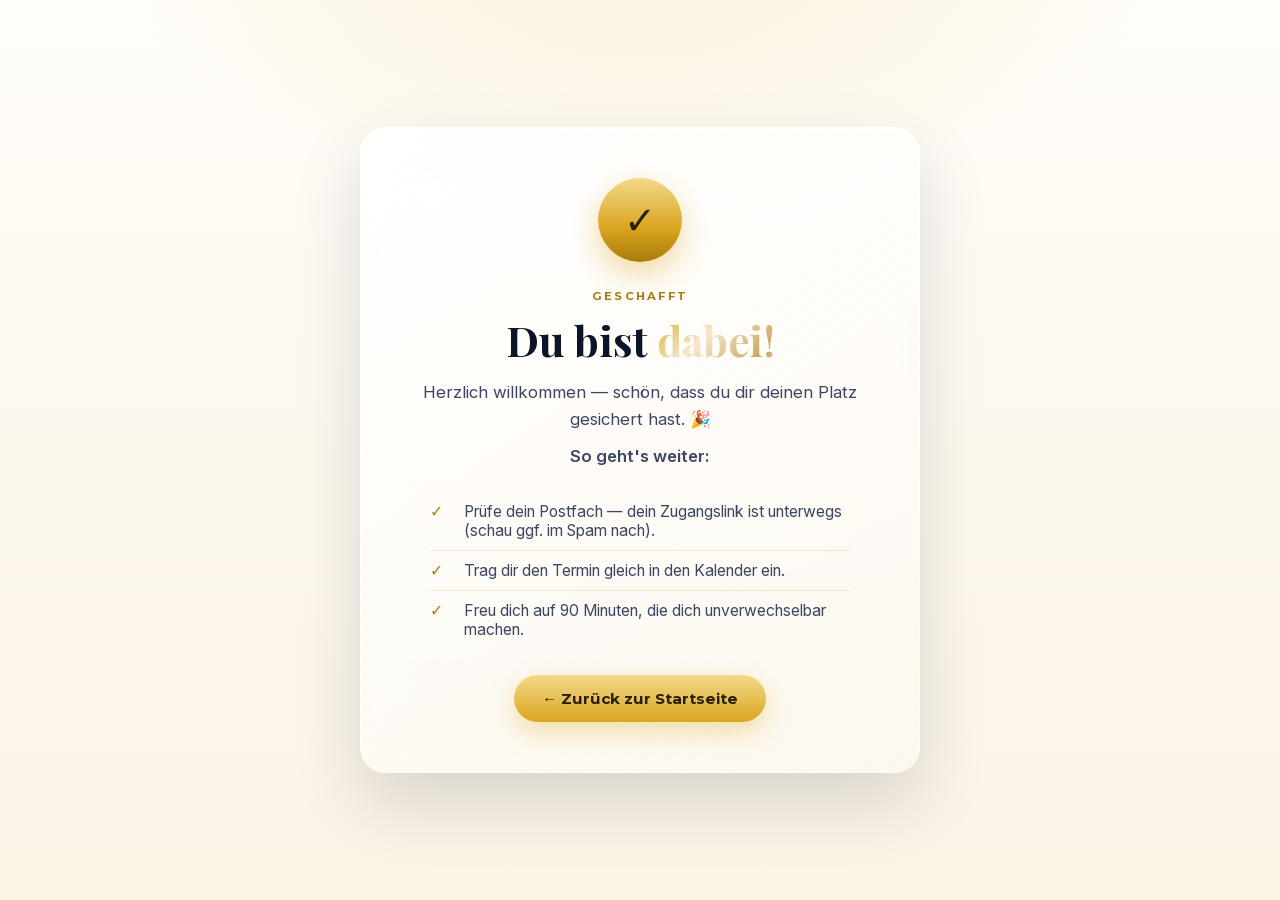
<file: danke.html>
<!DOCTYPE html>
<html lang="de">
<head>
<meta charset="utf-8">
<meta name="viewport" content="width=device-width, initial-scale=1">
<title>Danke — du bist dabei! · Unverwechselbar mit KI</title>
<meta name="robots" content="noindex">
<link rel="stylesheet" href="assets/fonts.css">
<style>
:root{--navy:#0A1628;--ink:#3C4663;--gold:#DAA520;--gold-b:#EAC76E;--gold-d:#A87C0A;--cream:#FBF6EC;--serif:'Playfair Display',Georgia,serif;--sans:'Inter',system-ui,sans-serif;--mont:'Montserrat',sans-serif}
*{box-sizing:border-box;margin:0;padding:0}
body{font-family:var(--sans);color:var(--ink);background:radial-gradient(900px 500px at 50% -10%,rgba(234,199,110,.25),transparent 60%),linear-gradient(180deg,#FFFDF9,#FBF3E4);min-height:100vh;display:flex;align-items:center;justify-content:center;padding:24px;text-align:center}
.card{max-width:560px;background:linear-gradient(145deg,rgba(255,255,255,.85),rgba(253,250,244,.6));backdrop-filter:blur(20px);border:1px solid rgba(255,255,255,.7);border-radius:26px;box-shadow:0 30px 70px rgba(10,22,40,.14),inset 0 1px 0 rgba(255,255,255,.9);padding:50px 40px}
.check{width:84px;height:84px;border-radius:50%;margin:0 auto 22px;background:linear-gradient(180deg,#F3D98A,#DAA520 60%,#A87C0A);color:#2a2008;display:flex;align-items:center;justify-content:center;font-size:2.4rem;box-shadow:0 12px 30px rgba(218,165,32,.4)}
.eyebrow{font-family:var(--mont);text-transform:uppercase;letter-spacing:.2em;font-size:.72rem;font-weight:700;color:var(--gold-d)}
h1{font-family:var(--serif);color:var(--navy);font-size:clamp(1.9rem,5vw,2.6rem);margin:8px 0 12px}
.shimmer{background:linear-gradient(135deg,#d4af37,#f7e7ce,#c9a961,#f7e7ce,#d4af37);background-size:200% auto;-webkit-background-clip:text;background-clip:text;-webkit-text-fill-color:transparent;animation:shim 5s ease-in-out infinite}
@keyframes shim{0%,100%{background-position:0% center}50%{background-position:200% center}}
p{font-size:1.05rem;line-height:1.6;margin-bottom:10px}
.steps{text-align:left;margin:22px auto 0;max-width:420px;list-style:none}
.steps li{position:relative;padding:10px 0 10px 34px;border-bottom:1px solid rgba(218,165,32,.2);font-size:.98rem}
.steps li:last-child{border-bottom:none}
.steps li:before{content:"✓";position:absolute;left:0;top:10px;color:var(--gold-d);font-weight:800}
.back{display:inline-block;margin-top:26px;font-family:var(--mont);font-weight:700;font-size:.95rem;background:linear-gradient(180deg,#F3D98A,#DAA520);color:#2a2008;text-decoration:none;padding:14px 28px;border-radius:40px;box-shadow:0 10px 26px rgba(218,165,32,.35)}
</style>
</head>
<body>
  <div class="card">
    <div class="check">✓</div>
    <span class="eyebrow">Geschafft</span>
    <h1>Du bist <span class="shimmer">dabei!</span></h1>
    <p>Herzlich willkommen — schön, dass du dir deinen Platz gesichert hast. 🎉</p>
    <p><b>So geht's weiter:</b></p>
    <ul class="steps">
      <li>Prüfe dein Postfach — dein Zugangslink ist unterwegs (schau ggf. im Spam nach).</li>
      <li>Trag dir den Termin gleich in den Kalender ein.</li>
      <li>Freu dich auf 90 Minuten, die dich unverwechselbar machen.</li>
    </ul>
    <a class="back" href="index.html">← Zurück zur Startseite</a>
  </div>
</body>
</html>
</file>
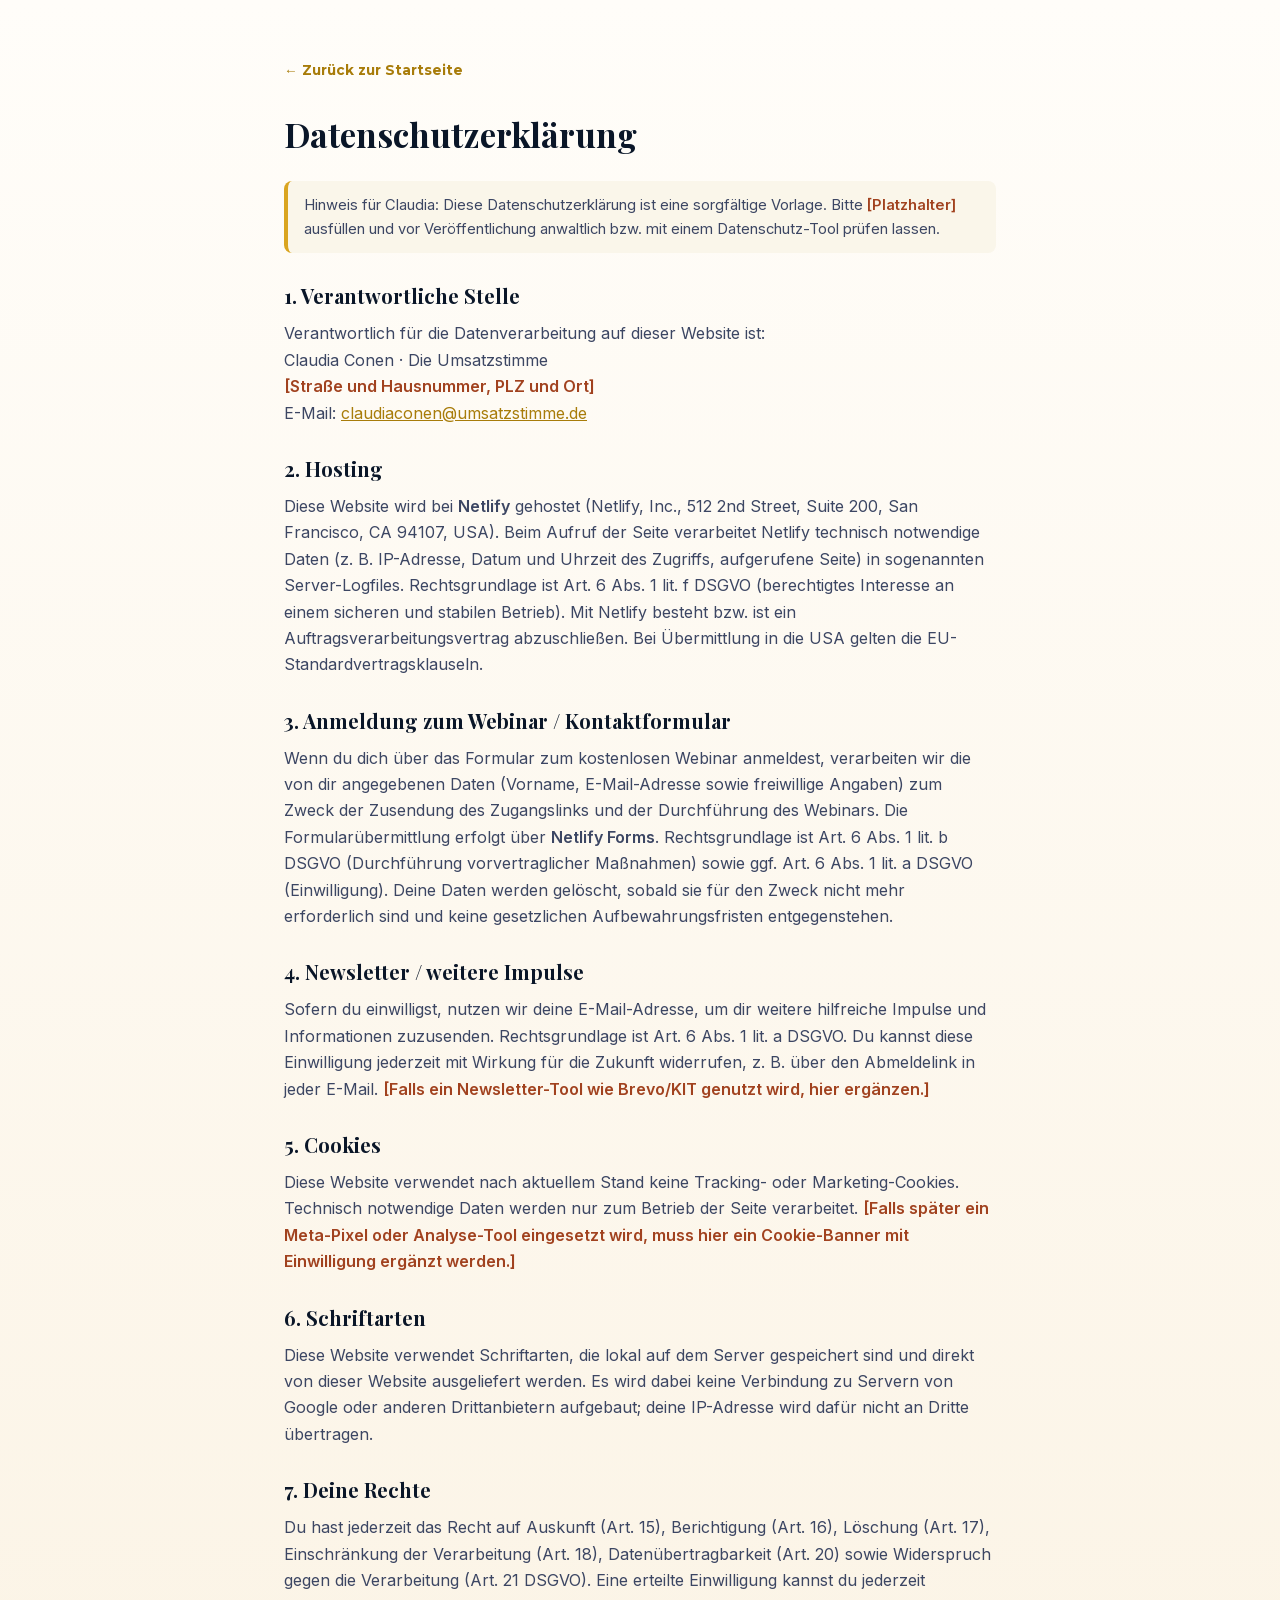
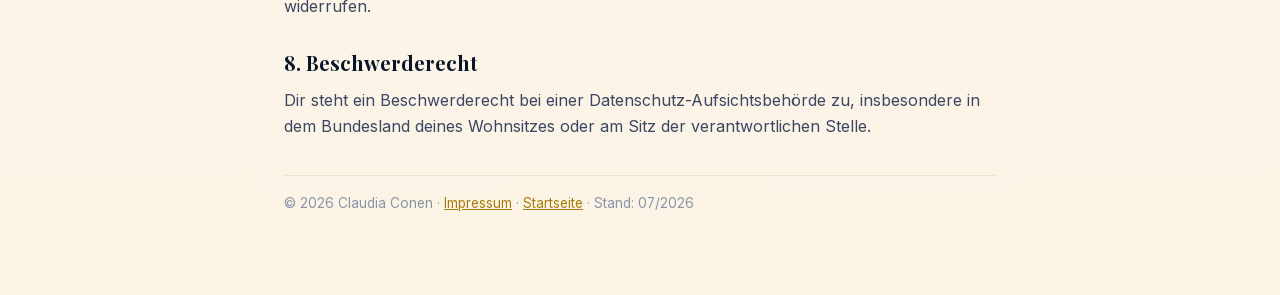
<file: datenschutz.html>
<!DOCTYPE html>
<html lang="de">
<head>
<meta charset="utf-8">
<meta name="viewport" content="width=device-width, initial-scale=1">
<title>Datenschutzerklärung — Claudia Conen</title>
<meta name="robots" content="noindex">
<link rel="stylesheet" href="assets/fonts.css">
<style>
:root{--navy:#0A1628;--ink:#3C4663;--gold:#DAA520;--gold-d:#A87C0A;--cream:#FBF6EC;--line:#ece2cd}
*{box-sizing:border-box;margin:0;padding:0}
body{font-family:'Inter',system-ui,sans-serif;color:var(--ink);background:linear-gradient(180deg,#FFFDF9,#FBF3E4);line-height:1.65;font-size:16px;min-height:100vh}
.wrap{max-width:760px;margin:0 auto;padding:56px 24px 80px}
a{color:var(--gold-d)}
.back{display:inline-block;font-family:'Montserrat',sans-serif;font-weight:700;font-size:.85rem;color:var(--gold-d);text-decoration:none;margin-bottom:26px}
h1{font-family:'Playfair Display',Georgia,serif;color:var(--navy);font-size:2.1rem;margin-bottom:6px}
h2{font-family:'Playfair Display',Georgia,serif;color:var(--navy);font-size:1.25rem;margin:26px 0 8px}
p{margin:6px 0}ul{margin:6px 0 6px 20px}li{margin:4px 0}
.note{background:#faf6ea;border-left:4px solid var(--gold);border-radius:8px;padding:12px 16px;margin:18px 0;font-size:.92rem}
.ph{color:#a1421f;font-weight:600}
footer{border-top:1px solid var(--line);margin-top:36px;padding-top:16px;font-size:.85rem;color:#8a94a6}
</style>
</head>
<body>
<div class="wrap">
  <a class="back" href="index.html">← Zurück zur Startseite</a>
  <h1>Datenschutzerklärung</h1>

  <div class="note">Hinweis für Claudia: Diese Datenschutzerklärung ist eine sorgfältige Vorlage. Bitte <span class="ph">[Platzhalter]</span> ausfüllen und vor Veröffentlichung anwaltlich bzw. mit einem Datenschutz-Tool prüfen lassen.</div>

  <h2>1. Verantwortliche Stelle</h2>
  <p>Verantwortlich für die Datenverarbeitung auf dieser Website ist:<br>
  Claudia Conen · Die Umsatzstimme<br>
  <span class="ph">[Straße und Hausnummer, PLZ und Ort]</span><br>
  E-Mail: <a href="mailto:claudiaconen@umsatzstimme.de">claudiaconen@umsatzstimme.de</a></p>

  <h2>2. Hosting</h2>
  <p>Diese Website wird bei <strong>Netlify</strong> gehostet (Netlify, Inc., 512 2nd Street, Suite 200, San Francisco, CA 94107, USA). Beim Aufruf der Seite verarbeitet Netlify technisch notwendige Daten (z. B. IP-Adresse, Datum und Uhrzeit des Zugriffs, aufgerufene Seite) in sogenannten Server-Logfiles. Rechtsgrundlage ist Art. 6 Abs. 1 lit. f DSGVO (berechtigtes Interesse an einem sicheren und stabilen Betrieb). Mit Netlify besteht bzw. ist ein Auftragsverarbeitungsvertrag abzuschließen. Bei Übermittlung in die USA gelten die EU-Standardvertragsklauseln.</p>

  <h2>3. Anmeldung zum Webinar / Kontaktformular</h2>
  <p>Wenn du dich über das Formular zum kostenlosen Webinar anmeldest, verarbeiten wir die von dir angegebenen Daten (Vorname, E-Mail-Adresse sowie freiwillige Angaben) zum Zweck der Zusendung des Zugangslinks und der Durchführung des Webinars. Die Formularübermittlung erfolgt über <strong>Netlify Forms</strong>. Rechtsgrundlage ist Art. 6 Abs. 1 lit. b DSGVO (Durchführung vorvertraglicher Maßnahmen) sowie ggf. Art. 6 Abs. 1 lit. a DSGVO (Einwilligung). Deine Daten werden gelöscht, sobald sie für den Zweck nicht mehr erforderlich sind und keine gesetzlichen Aufbewahrungsfristen entgegenstehen.</p>

  <h2>4. Newsletter / weitere Impulse</h2>
  <p>Sofern du einwilligst, nutzen wir deine E-Mail-Adresse, um dir weitere hilfreiche Impulse und Informationen zuzusenden. Rechtsgrundlage ist Art. 6 Abs. 1 lit. a DSGVO. Du kannst diese Einwilligung jederzeit mit Wirkung für die Zukunft widerrufen, z. B. über den Abmeldelink in jeder E-Mail. <span class="ph">[Falls ein Newsletter-Tool wie Brevo/KIT genutzt wird, hier ergänzen.]</span></p>

  <h2>5. Cookies</h2>
  <p>Diese Website verwendet nach aktuellem Stand keine Tracking- oder Marketing-Cookies. Technisch notwendige Daten werden nur zum Betrieb der Seite verarbeitet. <span class="ph">[Falls später ein Meta-Pixel oder Analyse-Tool eingesetzt wird, muss hier ein Cookie-Banner mit Einwilligung ergänzt werden.]</span></p>

  <h2>6. Schriftarten</h2>
  <p>Diese Website verwendet Schriftarten, die lokal auf dem Server gespeichert sind und direkt von dieser Website ausgeliefert werden. Es wird dabei keine Verbindung zu Servern von Google oder anderen Drittanbietern aufgebaut; deine IP-Adresse wird dafür nicht an Dritte übertragen.</p>

  <h2>7. Deine Rechte</h2>
  <p>Du hast jederzeit das Recht auf Auskunft (Art. 15), Berichtigung (Art. 16), Löschung (Art. 17), Einschränkung der Verarbeitung (Art. 18), Datenübertragbarkeit (Art. 20) sowie Widerspruch gegen die Verarbeitung (Art. 21 DSGVO). Eine erteilte Einwilligung kannst du jederzeit widerrufen.</p>

  <h2>8. Beschwerderecht</h2>
  <p>Dir steht ein Beschwerderecht bei einer Datenschutz-Aufsichtsbehörde zu, insbesondere in dem Bundesland deines Wohnsitzes oder am Sitz der verantwortlichen Stelle.</p>

  <footer>© 2026 Claudia Conen · <a href="impressum.html">Impressum</a> · <a href="index.html">Startseite</a> · Stand: 07/2026</footer>
</div>
</body>
</html>
</file>
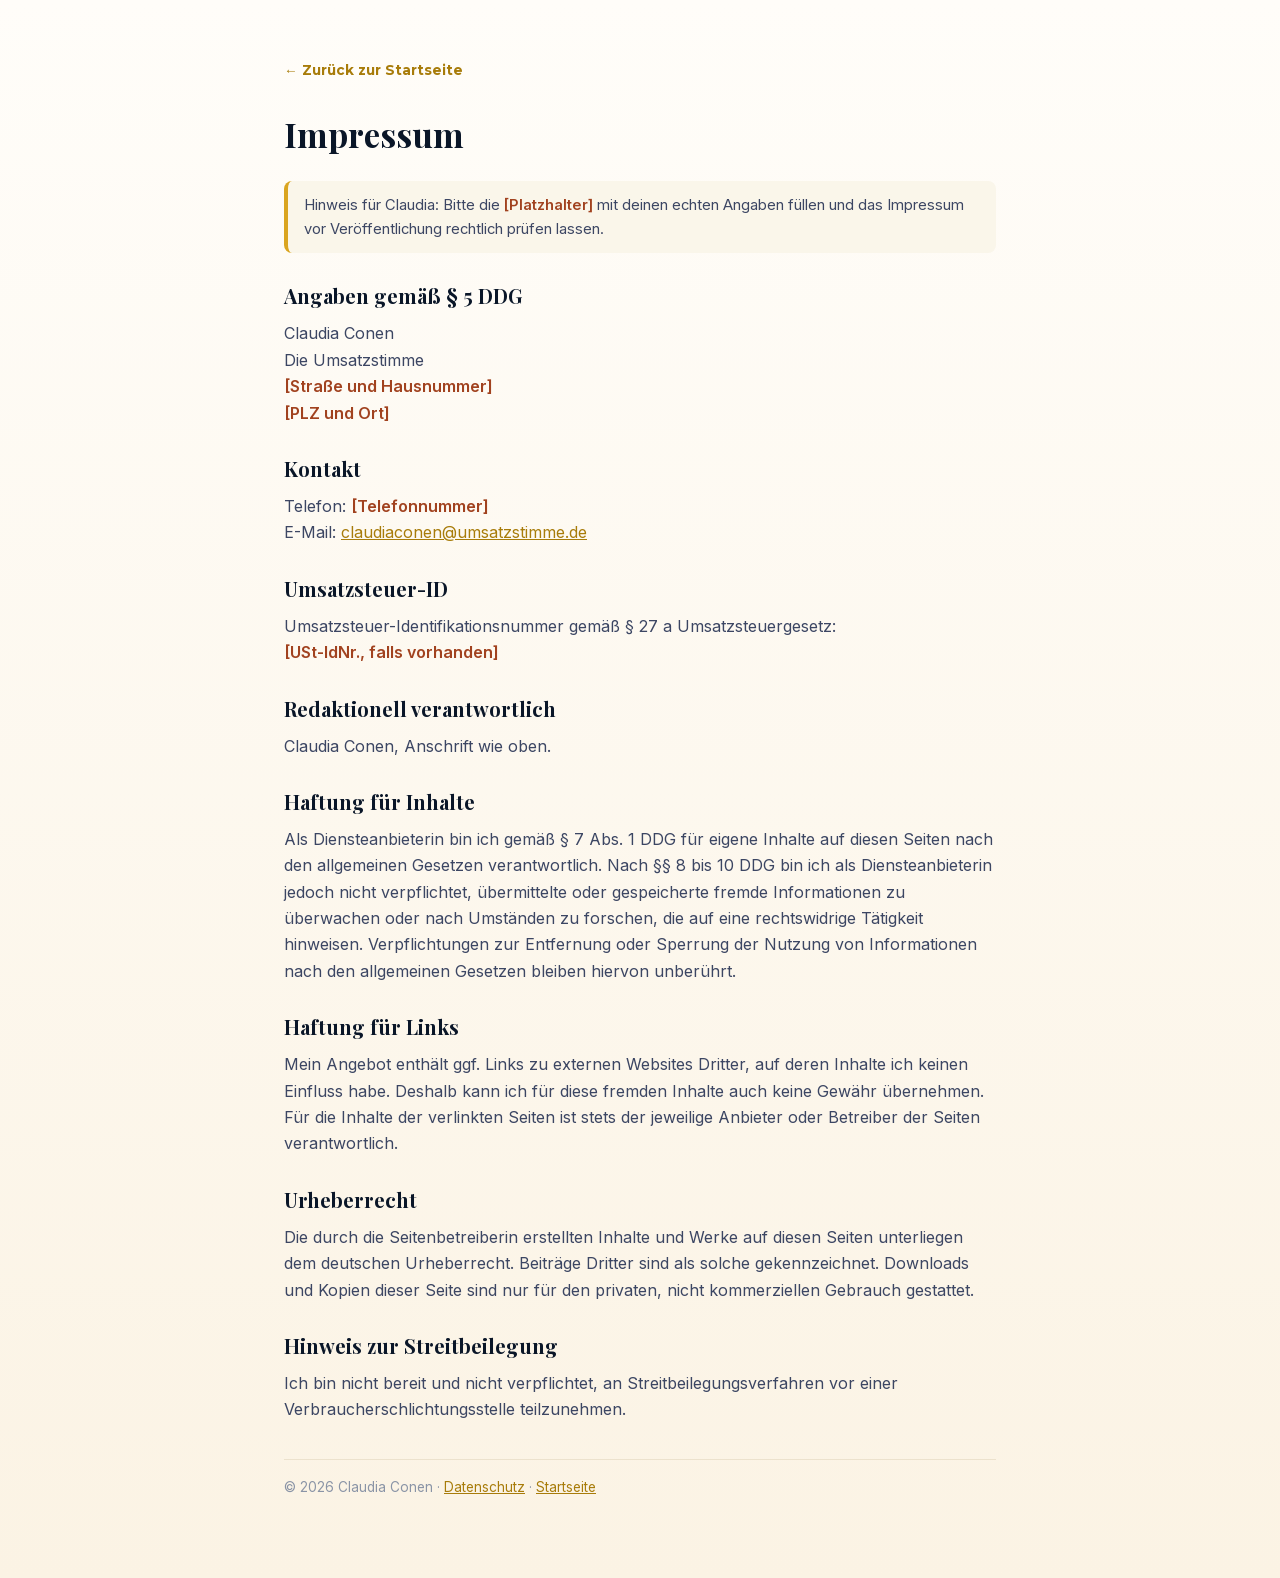
<file: impressum.html>
<!DOCTYPE html>
<html lang="de">
<head>
<meta charset="utf-8">
<meta name="viewport" content="width=device-width, initial-scale=1">
<title>Impressum — Claudia Conen</title>
<meta name="robots" content="noindex">
<link rel="stylesheet" href="assets/fonts.css">
<style>
:root{--navy:#0A1628;--ink:#3C4663;--gold:#DAA520;--gold-d:#A87C0A;--cream:#FBF6EC;--line:#ece2cd}
*{box-sizing:border-box;margin:0;padding:0}
body{font-family:'Inter',system-ui,sans-serif;color:var(--ink);background:linear-gradient(180deg,#FFFDF9,#FBF3E4);line-height:1.65;font-size:16px;min-height:100vh}
.wrap{max-width:760px;margin:0 auto;padding:56px 24px 80px}
a{color:var(--gold-d)}
.back{display:inline-block;font-family:'Montserrat',sans-serif;font-weight:700;font-size:.85rem;color:var(--gold-d);text-decoration:none;margin-bottom:26px}
h1{font-family:'Playfair Display',Georgia,serif;color:var(--navy);font-size:2.1rem;margin-bottom:6px}
h2{font-family:'Playfair Display',Georgia,serif;color:var(--navy);font-size:1.25rem;margin:26px 0 8px}
p{margin:6px 0}
.note{background:#faf6ea;border-left:4px solid var(--gold);border-radius:8px;padding:12px 16px;margin:18px 0;font-size:.92rem}
.ph{color:#a1421f;font-weight:600}
footer{border-top:1px solid var(--line);margin-top:36px;padding-top:16px;font-size:.85rem;color:#8a94a6}
</style>
</head>
<body>
<div class="wrap">
  <a class="back" href="index.html">← Zurück zur Startseite</a>
  <h1>Impressum</h1>

  <div class="note">Hinweis für Claudia: Bitte die <span class="ph">[Platzhalter]</span> mit deinen echten Angaben füllen und das Impressum vor Veröffentlichung rechtlich prüfen lassen.</div>

  <h2>Angaben gemäß § 5 DDG</h2>
  <p>Claudia Conen<br>
  Die Umsatzstimme<br>
  <span class="ph">[Straße und Hausnummer]</span><br>
  <span class="ph">[PLZ und Ort]</span></p>

  <h2>Kontakt</h2>
  <p>Telefon: <span class="ph">[Telefonnummer]</span><br>
  E-Mail: <a href="mailto:claudiaconen@umsatzstimme.de">claudiaconen@umsatzstimme.de</a></p>

  <h2>Umsatzsteuer-ID</h2>
  <p>Umsatzsteuer-Identifikationsnummer gemäß § 27 a Umsatzsteuergesetz:<br>
  <span class="ph">[USt-IdNr., falls vorhanden]</span></p>

  <h2>Redaktionell verantwortlich</h2>
  <p>Claudia Conen, Anschrift wie oben.</p>

  <h2>Haftung für Inhalte</h2>
  <p>Als Diensteanbieterin bin ich gemäß § 7 Abs. 1 DDG für eigene Inhalte auf diesen Seiten nach den allgemeinen Gesetzen verantwortlich. Nach §§ 8 bis 10 DDG bin ich als Diensteanbieterin jedoch nicht verpflichtet, übermittelte oder gespeicherte fremde Informationen zu überwachen oder nach Umständen zu forschen, die auf eine rechtswidrige Tätigkeit hinweisen. Verpflichtungen zur Entfernung oder Sperrung der Nutzung von Informationen nach den allgemeinen Gesetzen bleiben hiervon unberührt.</p>

  <h2>Haftung für Links</h2>
  <p>Mein Angebot enthält ggf. Links zu externen Websites Dritter, auf deren Inhalte ich keinen Einfluss habe. Deshalb kann ich für diese fremden Inhalte auch keine Gewähr übernehmen. Für die Inhalte der verlinkten Seiten ist stets der jeweilige Anbieter oder Betreiber der Seiten verantwortlich.</p>

  <h2>Urheberrecht</h2>
  <p>Die durch die Seitenbetreiberin erstellten Inhalte und Werke auf diesen Seiten unterliegen dem deutschen Urheberrecht. Beiträge Dritter sind als solche gekennzeichnet. Downloads und Kopien dieser Seite sind nur für den privaten, nicht kommerziellen Gebrauch gestattet.</p>

  <h2>Hinweis zur Streitbeilegung</h2>
  <p>Ich bin nicht bereit und nicht verpflichtet, an Streitbeilegungsverfahren vor einer Verbraucherschlichtungsstelle teilzunehmen.</p>

  <footer>© 2026 Claudia Conen · <a href="datenschutz.html">Datenschutz</a> · <a href="index.html">Startseite</a></footer>
</div>
</body>
</html>
</file>
<file: assets/fonts.css>
/* latin-ext */
@font-face {
  font-family: 'Inter';
  font-style: normal;
  font-weight: 400;
  font-display: swap;
  src: url(fonts/f01.woff2) format('woff2');
  unicode-range: U+0100-02BA, U+02BD-02C5, U+02C7-02CC, U+02CE-02D7, U+02DD-02FF, U+0304, U+0308, U+0329, U+1D00-1DBF, U+1E00-1E9F, U+1EF2-1EFF, U+2020, U+20A0-20AB, U+20AD-20C0, U+2113, U+2C60-2C7F, U+A720-A7FF;
}
/* latin */
@font-face {
  font-family: 'Inter';
  font-style: normal;
  font-weight: 400;
  font-display: swap;
  src: url(fonts/f02.woff2) format('woff2');
  unicode-range: U+0000-00FF, U+0131, U+0152-0153, U+02BB-02BC, U+02C6, U+02DA, U+02DC, U+0304, U+0308, U+0329, U+2000-206F, U+20AC, U+2122, U+2191, U+2193, U+2212, U+2215, U+FEFF, U+FFFD;
}
/* latin-ext */
@font-face {
  font-family: 'Inter';
  font-style: normal;
  font-weight: 500;
  font-display: swap;
  src: url(fonts/f03.woff2) format('woff2');
  unicode-range: U+0100-02BA, U+02BD-02C5, U+02C7-02CC, U+02CE-02D7, U+02DD-02FF, U+0304, U+0308, U+0329, U+1D00-1DBF, U+1E00-1E9F, U+1EF2-1EFF, U+2020, U+20A0-20AB, U+20AD-20C0, U+2113, U+2C60-2C7F, U+A720-A7FF;
}
/* latin */
@font-face {
  font-family: 'Inter';
  font-style: normal;
  font-weight: 500;
  font-display: swap;
  src: url(fonts/f04.woff2) format('woff2');
  unicode-range: U+0000-00FF, U+0131, U+0152-0153, U+02BB-02BC, U+02C6, U+02DA, U+02DC, U+0304, U+0308, U+0329, U+2000-206F, U+20AC, U+2122, U+2191, U+2193, U+2212, U+2215, U+FEFF, U+FFFD;
}
/* latin-ext */
@font-face {
  font-family: 'Inter';
  font-style: normal;
  font-weight: 600;
  font-display: swap;
  src: url(fonts/f05.woff2) format('woff2');
  unicode-range: U+0100-02BA, U+02BD-02C5, U+02C7-02CC, U+02CE-02D7, U+02DD-02FF, U+0304, U+0308, U+0329, U+1D00-1DBF, U+1E00-1E9F, U+1EF2-1EFF, U+2020, U+20A0-20AB, U+20AD-20C0, U+2113, U+2C60-2C7F, U+A720-A7FF;
}
/* latin */
@font-face {
  font-family: 'Inter';
  font-style: normal;
  font-weight: 600;
  font-display: swap;
  src: url(fonts/f06.woff2) format('woff2');
  unicode-range: U+0000-00FF, U+0131, U+0152-0153, U+02BB-02BC, U+02C6, U+02DA, U+02DC, U+0304, U+0308, U+0329, U+2000-206F, U+20AC, U+2122, U+2191, U+2193, U+2212, U+2215, U+FEFF, U+FFFD;
}
/* latin-ext */
@font-face {
  font-family: 'Montserrat';
  font-style: normal;
  font-weight: 400;
  font-display: swap;
  src: url(fonts/f07.woff2) format('woff2');
  unicode-range: U+0100-02BA, U+02BD-02C5, U+02C7-02CC, U+02CE-02D7, U+02DD-02FF, U+0304, U+0308, U+0329, U+1D00-1DBF, U+1E00-1E9F, U+1EF2-1EFF, U+2020, U+20A0-20AB, U+20AD-20C0, U+2113, U+2C60-2C7F, U+A720-A7FF;
}
/* latin */
@font-face {
  font-family: 'Montserrat';
  font-style: normal;
  font-weight: 400;
  font-display: swap;
  src: url(fonts/f08.woff2) format('woff2');
  unicode-range: U+0000-00FF, U+0131, U+0152-0153, U+02BB-02BC, U+02C6, U+02DA, U+02DC, U+0304, U+0308, U+0329, U+2000-206F, U+20AC, U+2122, U+2191, U+2193, U+2212, U+2215, U+FEFF, U+FFFD;
}
/* latin-ext */
@font-face {
  font-family: 'Montserrat';
  font-style: normal;
  font-weight: 500;
  font-display: swap;
  src: url(fonts/f09.woff2) format('woff2');
  unicode-range: U+0100-02BA, U+02BD-02C5, U+02C7-02CC, U+02CE-02D7, U+02DD-02FF, U+0304, U+0308, U+0329, U+1D00-1DBF, U+1E00-1E9F, U+1EF2-1EFF, U+2020, U+20A0-20AB, U+20AD-20C0, U+2113, U+2C60-2C7F, U+A720-A7FF;
}
/* latin */
@font-face {
  font-family: 'Montserrat';
  font-style: normal;
  font-weight: 500;
  font-display: swap;
  src: url(fonts/f10.woff2) format('woff2');
  unicode-range: U+0000-00FF, U+0131, U+0152-0153, U+02BB-02BC, U+02C6, U+02DA, U+02DC, U+0304, U+0308, U+0329, U+2000-206F, U+20AC, U+2122, U+2191, U+2193, U+2212, U+2215, U+FEFF, U+FFFD;
}
/* latin-ext */
@font-face {
  font-family: 'Montserrat';
  font-style: normal;
  font-weight: 600;
  font-display: swap;
  src: url(fonts/f11.woff2) format('woff2');
  unicode-range: U+0100-02BA, U+02BD-02C5, U+02C7-02CC, U+02CE-02D7, U+02DD-02FF, U+0304, U+0308, U+0329, U+1D00-1DBF, U+1E00-1E9F, U+1EF2-1EFF, U+2020, U+20A0-20AB, U+20AD-20C0, U+2113, U+2C60-2C7F, U+A720-A7FF;
}
/* latin */
@font-face {
  font-family: 'Montserrat';
  font-style: normal;
  font-weight: 600;
  font-display: swap;
  src: url(fonts/f12.woff2) format('woff2');
  unicode-range: U+0000-00FF, U+0131, U+0152-0153, U+02BB-02BC, U+02C6, U+02DA, U+02DC, U+0304, U+0308, U+0329, U+2000-206F, U+20AC, U+2122, U+2191, U+2193, U+2212, U+2215, U+FEFF, U+FFFD;
}
/* latin-ext */
@font-face {
  font-family: 'Montserrat';
  font-style: normal;
  font-weight: 700;
  font-display: swap;
  src: url(fonts/f13.woff2) format('woff2');
  unicode-range: U+0100-02BA, U+02BD-02C5, U+02C7-02CC, U+02CE-02D7, U+02DD-02FF, U+0304, U+0308, U+0329, U+1D00-1DBF, U+1E00-1E9F, U+1EF2-1EFF, U+2020, U+20A0-20AB, U+20AD-20C0, U+2113, U+2C60-2C7F, U+A720-A7FF;
}
/* latin */
@font-face {
  font-family: 'Montserrat';
  font-style: normal;
  font-weight: 700;
  font-display: swap;
  src: url(fonts/f14.woff2) format('woff2');
  unicode-range: U+0000-00FF, U+0131, U+0152-0153, U+02BB-02BC, U+02C6, U+02DA, U+02DC, U+0304, U+0308, U+0329, U+2000-206F, U+20AC, U+2122, U+2191, U+2193, U+2212, U+2215, U+FEFF, U+FFFD;
}
/* latin-ext */
@font-face {
  font-family: 'Montserrat';
  font-style: normal;
  font-weight: 800;
  font-display: swap;
  src: url(fonts/f15.woff2) format('woff2');
  unicode-range: U+0100-02BA, U+02BD-02C5, U+02C7-02CC, U+02CE-02D7, U+02DD-02FF, U+0304, U+0308, U+0329, U+1D00-1DBF, U+1E00-1E9F, U+1EF2-1EFF, U+2020, U+20A0-20AB, U+20AD-20C0, U+2113, U+2C60-2C7F, U+A720-A7FF;
}
/* latin */
@font-face {
  font-family: 'Montserrat';
  font-style: normal;
  font-weight: 800;
  font-display: swap;
  src: url(fonts/f16.woff2) format('woff2');
  unicode-range: U+0000-00FF, U+0131, U+0152-0153, U+02BB-02BC, U+02C6, U+02DA, U+02DC, U+0304, U+0308, U+0329, U+2000-206F, U+20AC, U+2122, U+2191, U+2193, U+2212, U+2215, U+FEFF, U+FFFD;
}
/* latin-ext */
@font-face {
  font-family: 'Pinyon Script';
  font-style: normal;
  font-weight: 400;
  font-display: swap;
  src: url(fonts/f17.woff2) format('woff2');
  unicode-range: U+0100-02BA, U+02BD-02C5, U+02C7-02CC, U+02CE-02D7, U+02DD-02FF, U+0304, U+0308, U+0329, U+1D00-1DBF, U+1E00-1E9F, U+1EF2-1EFF, U+2020, U+20A0-20AB, U+20AD-20C0, U+2113, U+2C60-2C7F, U+A720-A7FF;
}
/* latin */
@font-face {
  font-family: 'Pinyon Script';
  font-style: normal;
  font-weight: 400;
  font-display: swap;
  src: url(fonts/f18.woff2) format('woff2');
  unicode-range: U+0000-00FF, U+0131, U+0152-0153, U+02BB-02BC, U+02C6, U+02DA, U+02DC, U+0304, U+0308, U+0329, U+2000-206F, U+20AC, U+2122, U+2191, U+2193, U+2212, U+2215, U+FEFF, U+FFFD;
}
/* latin-ext */
@font-face {
  font-family: 'Playfair Display';
  font-style: italic;
  font-weight: 600;
  font-display: swap;
  src: url(fonts/f19.woff2) format('woff2');
  unicode-range: U+0100-02BA, U+02BD-02C5, U+02C7-02CC, U+02CE-02D7, U+02DD-02FF, U+0304, U+0308, U+0329, U+1D00-1DBF, U+1E00-1E9F, U+1EF2-1EFF, U+2020, U+20A0-20AB, U+20AD-20C0, U+2113, U+2C60-2C7F, U+A720-A7FF;
}
/* latin */
@font-face {
  font-family: 'Playfair Display';
  font-style: italic;
  font-weight: 600;
  font-display: swap;
  src: url(fonts/f20.woff2) format('woff2');
  unicode-range: U+0000-00FF, U+0131, U+0152-0153, U+02BB-02BC, U+02C6, U+02DA, U+02DC, U+0304, U+0308, U+0329, U+2000-206F, U+20AC, U+2122, U+2191, U+2193, U+2212, U+2215, U+FEFF, U+FFFD;
}
/* latin-ext */
@font-face {
  font-family: 'Playfair Display';
  font-style: normal;
  font-weight: 600;
  font-display: swap;
  src: url(fonts/f21.woff2) format('woff2');
  unicode-range: U+0100-02BA, U+02BD-02C5, U+02C7-02CC, U+02CE-02D7, U+02DD-02FF, U+0304, U+0308, U+0329, U+1D00-1DBF, U+1E00-1E9F, U+1EF2-1EFF, U+2020, U+20A0-20AB, U+20AD-20C0, U+2113, U+2C60-2C7F, U+A720-A7FF;
}
/* latin */
@font-face {
  font-family: 'Playfair Display';
  font-style: normal;
  font-weight: 600;
  font-display: swap;
  src: url(fonts/f22.woff2) format('woff2');
  unicode-range: U+0000-00FF, U+0131, U+0152-0153, U+02BB-02BC, U+02C6, U+02DA, U+02DC, U+0304, U+0308, U+0329, U+2000-206F, U+20AC, U+2122, U+2191, U+2193, U+2212, U+2215, U+FEFF, U+FFFD;
}
/* latin-ext */
@font-face {
  font-family: 'Playfair Display';
  font-style: normal;
  font-weight: 700;
  font-display: swap;
  src: url(fonts/f23.woff2) format('woff2');
  unicode-range: U+0100-02BA, U+02BD-02C5, U+02C7-02CC, U+02CE-02D7, U+02DD-02FF, U+0304, U+0308, U+0329, U+1D00-1DBF, U+1E00-1E9F, U+1EF2-1EFF, U+2020, U+20A0-20AB, U+20AD-20C0, U+2113, U+2C60-2C7F, U+A720-A7FF;
}
/* latin */
@font-face {
  font-family: 'Playfair Display';
  font-style: normal;
  font-weight: 700;
  font-display: swap;
  src: url(fonts/f24.woff2) format('woff2');
  unicode-range: U+0000-00FF, U+0131, U+0152-0153, U+02BB-02BC, U+02C6, U+02DA, U+02DC, U+0304, U+0308, U+0329, U+2000-206F, U+20AC, U+2122, U+2191, U+2193, U+2212, U+2215, U+FEFF, U+FFFD;
}
/* latin-ext */
@font-face {
  font-family: 'Playfair Display';
  font-style: normal;
  font-weight: 800;
  font-display: swap;
  src: url(fonts/f25.woff2) format('woff2');
  unicode-range: U+0100-02BA, U+02BD-02C5, U+02C7-02CC, U+02CE-02D7, U+02DD-02FF, U+0304, U+0308, U+0329, U+1D00-1DBF, U+1E00-1E9F, U+1EF2-1EFF, U+2020, U+20A0-20AB, U+20AD-20C0, U+2113, U+2C60-2C7F, U+A720-A7FF;
}
/* latin */
@font-face {
  font-family: 'Playfair Display';
  font-style: normal;
  font-weight: 800;
  font-display: swap;
  src: url(fonts/f26.woff2) format('woff2');
  unicode-range: U+0000-00FF, U+0131, U+0152-0153, U+02BB-02BC, U+02C6, U+02DA, U+02DC, U+0304, U+0308, U+0329, U+2000-206F, U+20AC, U+2122, U+2191, U+2193, U+2212, U+2215, U+FEFF, U+FFFD;
}
</file>
